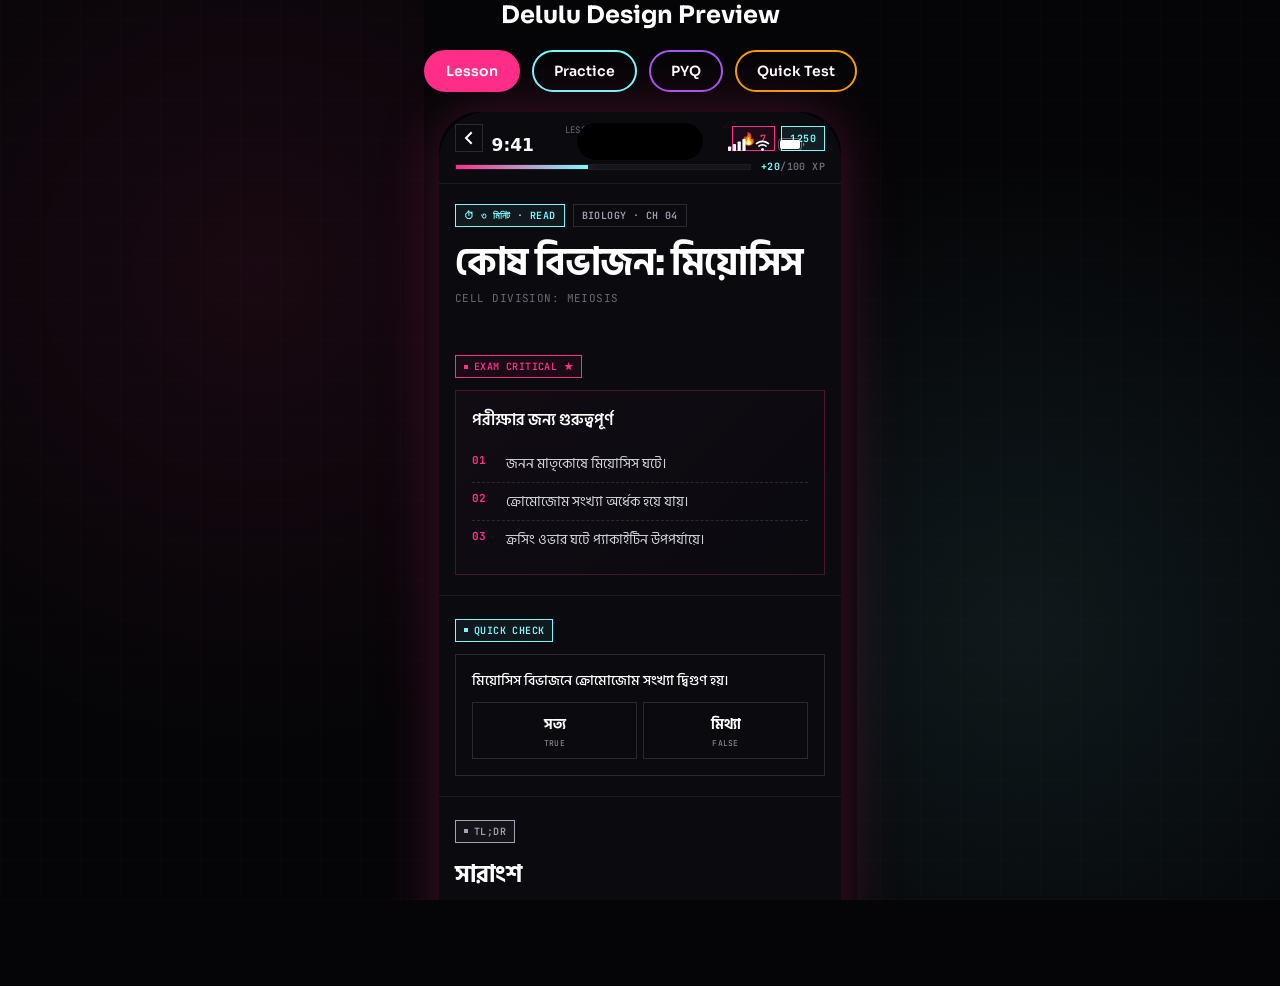
<file: docs/shikho_design_preview.html>
<!DOCTYPE html>
<html lang="en">
<head>
  <meta charset="utf-8" />
  <meta name="viewport" content="width=device-width, initial-scale=1" />
  <title>Delulu · Design Preview</title>
  <link rel="preconnect" href="https://fonts.googleapis.com">
  <link rel="preconnect" href="https://fonts.gstatic.com" crossorigin>
  <link href="https://fonts.googleapis.com/css2?family=Sora:wght@400;500;600;700;800&family=Plus+Jakarta+Sans:wght@400;500;600;700;800&family=JetBrains+Mono:wght@400;500;600;700&family=Hind+Siliguri:wght@400;500;600;700&display=swap" rel="stylesheet">
  <style>
    *, *::before, *::after { box-sizing: border-box; }
    html, body { margin: 0; padding: 0; height: 100%; background: #050507; overflow: hidden; }
    body {
      font-family: 'Plus Jakarta Sans', 'Hind Siliguri', system-ui, sans-serif;
      color: #fff;
      -webkit-font-smoothing: antialiased;
      display: grid;
      place-items: center;
    }
    :lang(bn), [lang="bn"] { font-family: 'Hind Siliguri', 'Plus Jakarta Sans', sans-serif; }
    body { font-feature-settings: "ss01"; }
    .lesson-scroll::-webkit-scrollbar { width: 0; }
    @keyframes shake {
      0%,100% { transform: translateX(0); }
      25% { transform: translateX(-6px); }
      75% { transform: translateX(6px); }
    }
    @keyframes xpIn {
      0% { opacity: 0; transform: translateY(20px) scale(0.9); }
      20% { opacity: 1; transform: translateY(0) scale(1); }
      80% { opacity: 1; transform: translateY(-4px); }
      100% { opacity: 0; transform: translateY(-30px); }
    }
    h1, h2, h3 { font-feature-settings: "ss01" 1; }
    body::after {
      content: "";
      position: fixed;
      left: 50%; bottom: 8%;
      transform: translateX(-50%);
      width: 460px; height: 80px;
      background: radial-gradient(ellipse at center, rgba(255,46,136,0.22), transparent 60%);
      filter: blur(20px);
      pointer-events: none;
      z-index: 0;
    }
    body::before {
      content: "";
      position: fixed; inset: 0;
      background:
        radial-gradient(circle at 20% 30%, #FF2E8815, transparent 40%),
        radial-gradient(circle at 80% 70%, #7DF9FF15, transparent 40%),
        linear-gradient(#0a0a1015, #0a0a1015),
        repeating-linear-gradient(0deg, #ffffff03 0 1px, transparent 1px 40px),
        repeating-linear-gradient(90deg, #ffffff03 0 1px, transparent 1px 40px);
      pointer-events: none;
      z-index: 0;
    }
    #root { position: relative; z-index: 1; }
  </style>
  <script type="module">(function(){const c=document.createElement("link").relList;if(c&&c.supports&&c.supports("modulepreload"))return;for(const h of document.querySelectorAll('link[rel="modulepreload"]'))m(h);new MutationObserver(h=>{for(const k of h)if(k.type==="childList")for(const _ of k.addedNodes)_.tagName==="LINK"&&_.rel==="modulepreload"&&m(_)}).observe(document,{childList:!0,subtree:!0});function a(h){const k={};return h.integrity&&(k.integrity=h.integrity),h.referrerPolicy&&(k.referrerPolicy=h.referrerPolicy),h.crossOrigin==="use-credentials"?k.credentials="include":h.crossOrigin==="anonymous"?k.credentials="omit":k.credentials="same-origin",k}function m(h){if(h.ep)return;h.ep=!0;const k=a(h);fetch(h.href,k)}})();function cc(u){return u&&u.__esModule&&Object.prototype.hasOwnProperty.call(u,"default")?u.default:u}var Qo={exports:{}},q={};/**
 * @license React
 * react.production.min.js
 *
 * Copyright (c) Facebook, Inc. and its affiliates.
 *
 * This source code is licensed under the MIT license found in the
 * LICENSE file in the root directory of this source tree.
 */var qu;function hf(){if(qu)return q;qu=1;var u=Symbol.for("react.element"),c=Symbol.for("react.portal"),a=Symbol.for("react.fragment"),m=Symbol.for("react.strict_mode"),h=Symbol.for("react.profiler"),k=Symbol.for("react.provider"),_=Symbol.for("react.context"),j=Symbol.for("react.forward_ref"),z=Symbol.for("react.suspense"),C=Symbol.for("react.memo"),E=Symbol.for("react.lazy"),F=Symbol.iterator;function L(g){return g===null||typeof g!="object"?null:(g=F&&g[F]||g["@@iterator"],typeof g=="function"?g:null)}var T={isMounted:function(){return!1},enqueueForceUpdate:function(){},enqueueReplaceState:function(){},enqueueSetState:function(){}},S=Object.assign,R={};function w(g,I,G){this.props=g,this.context=I,this.refs=R,this.updater=G||T}w.prototype.isReactComponent={},w.prototype.setState=function(g,I){if(typeof g!="object"&&typeof g!="function"&&g!=null)throw Error("setState(...): takes an object of state variables to update or a function which returns an object of state variables.");this.updater.enqueueSetState(this,g,I,"setState")},w.prototype.forceUpdate=function(g){this.updater.enqueueForceUpdate(this,g,"forceUpdate")};function H(){}H.prototype=w.prototype;function X(g,I,G){this.props=g,this.context=I,this.refs=R,this.updater=G||T}var se=X.prototype=new H;se.constructor=X,S(se,w.prototype),se.isPureReactComponent=!0;var ue=Array.isArray,je=Object.prototype.hasOwnProperty,$e={current:null},We={key:!0,ref:!0,__self:!0,__source:!0};function nn(g,I,G){var J,ee={},ne=null,ce=null;if(I!=null)for(J in I.ref!==void 0&&(ce=I.ref),I.key!==void 0&&(ne=""+I.key),I)je.call(I,J)&&!We.hasOwnProperty(J)&&(ee[J]=I[J]);var ie=arguments.length-2;if(ie===1)ee.children=G;else if(1<ie){for(var ge=Array(ie),Ge=0;Ge<ie;Ge++)ge[Ge]=arguments[Ge+2];ee.children=ge}if(g&&g.defaultProps)for(J in ie=g.defaultProps,ie)ee[J]===void 0&&(ee[J]=ie[J]);return{$$typeof:u,type:g,key:ne,ref:ce,props:ee,_owner:$e.current}}function $n(g,I){return{$$typeof:u,type:g.type,key:I,ref:g.ref,props:g.props,_owner:g._owner}}function zn(g){return typeof g=="object"&&g!==null&&g.$$typeof===u}function lt(g){var I={"=":"=0",":":"=2"};return"$"+g.replace(/[=:]/g,function(G){return I[G]})}var yn=/\/+/g;function Ye(g,I){return typeof g=="object"&&g!==null&&g.key!=null?lt(""+g.key):I.toString(36)}function un(g,I,G,J,ee){var ne=typeof g;(ne==="undefined"||ne==="boolean")&&(g=null);var ce=!1;if(g===null)ce=!0;else switch(ne){case"string":case"number":ce=!0;break;case"object":switch(g.$$typeof){case u:case c:ce=!0}}if(ce)return ce=g,ee=ee(ce),g=J===""?"."+Ye(ce,0):J,ue(ee)?(G="",g!=null&&(G=g.replace(yn,"$&/")+"/"),un(ee,I,G,"",function(Ge){return Ge})):ee!=null&&(zn(ee)&&(ee=$n(ee,G+(!ee.key||ce&&ce.key===ee.key?"":(""+ee.key).replace(yn,"$&/")+"/")+g)),I.push(ee)),1;if(ce=0,J=J===""?".":J+":",ue(g))for(var ie=0;ie<g.length;ie++){ne=g[ie];var ge=J+Ye(ne,ie);ce+=un(ne,I,G,ge,ee)}else if(ge=L(g),typeof ge=="function")for(g=ge.call(g),ie=0;!(ne=g.next()).done;)ne=ne.value,ge=J+Ye(ne,ie++),ce+=un(ne,I,G,ge,ee);else if(ne==="object")throw I=String(g),Error("Objects are not valid as a React child (found: "+(I==="[object Object]"?"object with keys {"+Object.keys(g).join(", ")+"}":I)+"). If you meant to render a collection of children, use an array instead.");return ce}function vn(g,I,G){if(g==null)return g;var J=[],ee=0;return un(g,J,"","",function(ne){return I.call(G,ne,ee++)}),J}function De(g){if(g._status===-1){var I=g._result;I=I(),I.then(function(G){(g._status===0||g._status===-1)&&(g._status=1,g._result=G)},function(G){(g._status===0||g._status===-1)&&(g._status=2,g._result=G)}),g._status===-1&&(g._status=0,g._result=I)}if(g._status===1)return g._result.default;throw g._result}var ve={current:null},$={transition:null},K={ReactCurrentDispatcher:ve,ReactCurrentBatchConfig:$,ReactCurrentOwner:$e};function A(){throw Error("act(...) is not supported in production builds of React.")}return q.Children={map:vn,forEach:function(g,I,G){vn(g,function(){I.apply(this,arguments)},G)},count:function(g){var I=0;return vn(g,function(){I++}),I},toArray:function(g){return vn(g,function(I){return I})||[]},only:function(g){if(!zn(g))throw Error("React.Children.only expected to receive a single React element child.");return g}},q.Component=w,q.Fragment=a,q.Profiler=h,q.PureComponent=X,q.StrictMode=m,q.Suspense=z,q.__SECRET_INTERNALS_DO_NOT_USE_OR_YOU_WILL_BE_FIRED=K,q.act=A,q.cloneElement=function(g,I,G){if(g==null)throw Error("React.cloneElement(...): The argument must be a React element, but you passed "+g+".");var J=S({},g.props),ee=g.key,ne=g.ref,ce=g._owner;if(I!=null){if(I.ref!==void 0&&(ne=I.ref,ce=$e.current),I.key!==void 0&&(ee=""+I.key),g.type&&g.type.defaultProps)var ie=g.type.defaultProps;for(ge in I)je.call(I,ge)&&!We.hasOwnProperty(ge)&&(J[ge]=I[ge]===void 0&&ie!==void 0?ie[ge]:I[ge])}var ge=arguments.length-2;if(ge===1)J.children=G;else if(1<ge){ie=Array(ge);for(var Ge=0;Ge<ge;Ge++)ie[Ge]=arguments[Ge+2];J.children=ie}return{$$typeof:u,type:g.type,key:ee,ref:ne,props:J,_owner:ce}},q.createContext=function(g){return g={$$typeof:_,_currentValue:g,_currentValue2:g,_threadCount:0,Provider:null,Consumer:null,_defaultValue:null,_globalName:null},g.Provider={$$typeof:k,_context:g},g.Consumer=g},q.createElement=nn,q.createFactory=function(g){var I=nn.bind(null,g);return I.type=g,I},q.createRef=function(){return{current:null}},q.forwardRef=function(g){return{$$typeof:j,render:g}},q.isValidElement=zn,q.lazy=function(g){return{$$typeof:E,_payload:{_status:-1,_result:g},_init:De}},q.memo=function(g,I){return{$$typeof:C,type:g,compare:I===void 0?null:I}},q.startTransition=function(g){var I=$.transition;$.transition={};try{g()}finally{$.transition=I}},q.unstable_act=A,q.useCallback=function(g,I){return ve.current.useCallback(g,I)},q.useContext=function(g){return ve.current.useContext(g)},q.useDebugValue=function(){},q.useDeferredValue=function(g){return ve.current.useDeferredValue(g)},q.useEffect=function(g,I){return ve.current.useEffect(g,I)},q.useId=function(){return ve.current.useId()},q.useImperativeHandle=function(g,I,G){return ve.current.useImperativeHandle(g,I,G)},q.useInsertionEffect=function(g,I){return ve.current.useInsertionEffect(g,I)},q.useLayoutEffect=function(g,I){return ve.current.useLayoutEffect(g,I)},q.useMemo=function(g,I){return ve.current.useMemo(g,I)},q.useReducer=function(g,I,G){return ve.current.useReducer(g,I,G)},q.useRef=function(g){return ve.current.useRef(g)},q.useState=function(g){return ve.current.useState(g)},q.useSyncExternalStore=function(g,I,G){return ve.current.useSyncExternalStore(g,I,G)},q.useTransition=function(){return ve.current.useTransition()},q.version="18.3.1",q}var Ju;function ns(){return Ju||(Ju=1,Qo.exports=hf()),Qo.exports}var gf=ns();const he=cc(gf);var Gl={},Vo={exports:{}},Xe={},Ko={exports:{}},Xo={};/**
 * @license React
 * scheduler.production.min.js
 *
 * Copyright (c) Facebook, Inc. and its affiliates.
 *
 * This source code is licensed under the MIT license found in the
 * LICENSE file in the root directory of this source tree.
 */var Zu;function mf(){return Zu||(Zu=1,(function(u){function c($,K){var A=$.length;$.push(K);e:for(;0<A;){var g=A-1>>>1,I=$[g];if(0<h(I,K))$[g]=K,$[A]=I,A=g;else break e}}function a($){return $.length===0?null:$[0]}function m($){if($.length===0)return null;var K=$[0],A=$.pop();if(A!==K){$[0]=A;e:for(var g=0,I=$.length,G=I>>>1;g<G;){var J=2*(g+1)-1,ee=$[J],ne=J+1,ce=$[ne];if(0>h(ee,A))ne<I&&0>h(ce,ee)?($[g]=ce,$[ne]=A,g=ne):($[g]=ee,$[J]=A,g=J);else if(ne<I&&0>h(ce,A))$[g]=ce,$[ne]=A,g=ne;else break e}}return K}function h($,K){var A=$.sortIndex-K.sortIndex;return A!==0?A:$.id-K.id}if(typeof performance=="object"&&typeof performance.now=="function"){var k=performance;u.unstable_now=function(){return k.now()}}else{var _=Date,j=_.now();u.unstable_now=function(){return _.now()-j}}var z=[],C=[],E=1,F=null,L=3,T=!1,S=!1,R=!1,w=typeof setTimeout=="function"?setTimeout:null,H=typeof clearTimeout=="function"?clearTimeout:null,X=typeof setImmediate<"u"?setImmediate:null;typeof navigator<"u"&&navigator.scheduling!==void 0&&navigator.scheduling.isInputPending!==void 0&&navigator.scheduling.isInputPending.bind(navigator.scheduling);function se($){for(var K=a(C);K!==null;){if(K.callback===null)m(C);else if(K.startTime<=$)m(C),K.sortIndex=K.expirationTime,c(z,K);else break;K=a(C)}}function ue($){if(R=!1,se($),!S)if(a(z)!==null)S=!0,De(je);else{var K=a(C);K!==null&&ve(ue,K.startTime-$)}}function je($,K){S=!1,R&&(R=!1,H(nn),nn=-1),T=!0;var A=L;try{for(se(K),F=a(z);F!==null&&(!(F.expirationTime>K)||$&&!lt());){var g=F.callback;if(typeof g=="function"){F.callback=null,L=F.priorityLevel;var I=g(F.expirationTime<=K);K=u.unstable_now(),typeof I=="function"?F.callback=I:F===a(z)&&m(z),se(K)}else m(z);F=a(z)}if(F!==null)var G=!0;else{var J=a(C);J!==null&&ve(ue,J.startTime-K),G=!1}return G}finally{F=null,L=A,T=!1}}var $e=!1,We=null,nn=-1,$n=5,zn=-1;function lt(){return!(u.unstable_now()-zn<$n)}function yn(){if(We!==null){var $=u.unstable_now();zn=$;var K=!0;try{K=We(!0,$)}finally{K?Ye():($e=!1,We=null)}}else $e=!1}var Ye;if(typeof X=="function")Ye=function(){X(yn)};else if(typeof MessageChannel<"u"){var un=new MessageChannel,vn=un.port2;un.port1.onmessage=yn,Ye=function(){vn.postMessage(null)}}else Ye=function(){w(yn,0)};function De($){We=$,$e||($e=!0,Ye())}function ve($,K){nn=w(function(){$(u.unstable_now())},K)}u.unstable_IdlePriority=5,u.unstable_ImmediatePriority=1,u.unstable_LowPriority=4,u.unstable_NormalPriority=3,u.unstable_Profiling=null,u.unstable_UserBlockingPriority=2,u.unstable_cancelCallback=function($){$.callback=null},u.unstable_continueExecution=function(){S||T||(S=!0,De(je))},u.unstable_forceFrameRate=function($){0>$||125<$?console.error("forceFrameRate takes a positive int between 0 and 125, forcing frame rates higher than 125 fps is not supported"):$n=0<$?Math.floor(1e3/$):5},u.unstable_getCurrentPriorityLevel=function(){return L},u.unstable_getFirstCallbackNode=function(){return a(z)},u.unstable_next=function($){switch(L){case 1:case 2:case 3:var K=3;break;default:K=L}var A=L;L=K;try{return $()}finally{L=A}},u.unstable_pauseExecution=function(){},u.unstable_requestPaint=function(){},u.unstable_runWithPriority=function($,K){switch($){case 1:case 2:case 3:case 4:case 5:break;default:$=3}var A=L;L=$;try{return K()}finally{L=A}},u.unstable_scheduleCallback=function($,K,A){var g=u.unstable_now();switch(typeof A=="object"&&A!==null?(A=A.delay,A=typeof A=="number"&&0<A?g+A:g):A=g,$){case 1:var I=-1;break;case 2:I=250;break;case 5:I=1073741823;break;case 4:I=1e4;break;default:I=5e3}return I=A+I,$={id:E++,callback:K,priorityLevel:$,startTime:A,expirationTime:I,sortIndex:-1},A>g?($.sortIndex=A,c(C,$),a(z)===null&&$===a(C)&&(R?(H(nn),nn=-1):R=!0,ve(ue,A-g))):($.sortIndex=I,c(z,$),S||T||(S=!0,De(je))),$},u.unstable_shouldYield=lt,u.unstable_wrapCallback=function($){var K=L;return function(){var A=L;L=K;try{return $.apply(this,arguments)}finally{L=A}}}})(Xo)),Xo}var ec;function xf(){return ec||(ec=1,Ko.exports=mf()),Ko.exports}/**
 * @license React
 * react-dom.production.min.js
 *
 * Copyright (c) Facebook, Inc. and its affiliates.
 *
 * This source code is licensed under the MIT license found in the
 * LICENSE file in the root directory of this source tree.
 */var nc;function yf(){if(nc)return Xe;nc=1;var u=ns(),c=xf();function a(e){for(var n="https://reactjs.org/docs/error-decoder.html?invariant="+e,t=1;t<arguments.length;t++)n+="&args[]="+encodeURIComponent(arguments[t]);return"Minified React error #"+e+"; visit "+n+" for the full message or use the non-minified dev environment for full errors and additional helpful warnings."}var m=new Set,h={};function k(e,n){_(e,n),_(e+"Capture",n)}function _(e,n){for(h[e]=n,e=0;e<n.length;e++)m.add(n[e])}var j=!(typeof window>"u"||typeof window.document>"u"||typeof window.document.createElement>"u"),z=Object.prototype.hasOwnProperty,C=/^[:A-Z_a-z\u00C0-\u00D6\u00D8-\u00F6\u00F8-\u02FF\u0370-\u037D\u037F-\u1FFF\u200C-\u200D\u2070-\u218F\u2C00-\u2FEF\u3001-\uD7FF\uF900-\uFDCF\uFDF0-\uFFFD][:A-Z_a-z\u00C0-\u00D6\u00D8-\u00F6\u00F8-\u02FF\u0370-\u037D\u037F-\u1FFF\u200C-\u200D\u2070-\u218F\u2C00-\u2FEF\u3001-\uD7FF\uF900-\uFDCF\uFDF0-\uFFFD\-.0-9\u00B7\u0300-\u036F\u203F-\u2040]*$/,E={},F={};function L(e){return z.call(F,e)?!0:z.call(E,e)?!1:C.test(e)?F[e]=!0:(E[e]=!0,!1)}function T(e,n,t,r){if(t!==null&&t.type===0)return!1;switch(typeof n){case"function":case"symbol":return!0;case"boolean":return r?!1:t!==null?!t.acceptsBooleans:(e=e.toLowerCase().slice(0,5),e!=="data-"&&e!=="aria-");default:return!1}}function S(e,n,t,r){if(n===null||typeof n>"u"||T(e,n,t,r))return!0;if(r)return!1;if(t!==null)switch(t.type){case 3:return!n;case 4:return n===!1;case 5:return isNaN(n);case 6:return isNaN(n)||1>n}return!1}function R(e,n,t,r,l,o,s){this.acceptsBooleans=n===2||n===3||n===4,this.attributeName=r,this.attributeNamespace=l,this.mustUseProperty=t,this.propertyName=e,this.type=n,this.sanitizeURL=o,this.removeEmptyString=s}var w={};"children dangerouslySetInnerHTML defaultValue defaultChecked innerHTML suppressContentEditableWarning suppressHydrationWarning style".split(" ").forEach(function(e){w[e]=new R(e,0,!1,e,null,!1,!1)}),[["acceptCharset","accept-charset"],["className","class"],["htmlFor","for"],["httpEquiv","http-equiv"]].forEach(function(e){var n=e[0];w[n]=new R(n,1,!1,e[1],null,!1,!1)}),["contentEditable","draggable","spellCheck","value"].forEach(function(e){w[e]=new R(e,2,!1,e.toLowerCase(),null,!1,!1)}),["autoReverse","externalResourcesRequired","focusable","preserveAlpha"].forEach(function(e){w[e]=new R(e,2,!1,e,null,!1,!1)}),"allowFullScreen async autoFocus autoPlay controls default defer disabled disablePictureInPicture disableRemotePlayback formNoValidate hidden loop noModule noValidate open playsInline readOnly required reversed scoped seamless itemScope".split(" ").forEach(function(e){w[e]=new R(e,3,!1,e.toLowerCase(),null,!1,!1)}),["checked","multiple","muted","selected"].forEach(function(e){w[e]=new R(e,3,!0,e,null,!1,!1)}),["capture","download"].forEach(function(e){w[e]=new R(e,4,!1,e,null,!1,!1)}),["cols","rows","size","span"].forEach(function(e){w[e]=new R(e,6,!1,e,null,!1,!1)}),["rowSpan","start"].forEach(function(e){w[e]=new R(e,5,!1,e.toLowerCase(),null,!1,!1)});var H=/[\-:]([a-z])/g;function X(e){return e[1].toUpperCase()}"accent-height alignment-baseline arabic-form baseline-shift cap-height clip-path clip-rule color-interpolation color-interpolation-filters color-profile color-rendering dominant-baseline enable-background fill-opacity fill-rule flood-color flood-opacity font-family font-size font-size-adjust font-stretch font-style font-variant font-weight glyph-name glyph-orientation-horizontal glyph-orientation-vertical horiz-adv-x horiz-origin-x image-rendering letter-spacing lighting-color marker-end marker-mid marker-start overline-position overline-thickness paint-order panose-1 pointer-events rendering-intent shape-rendering stop-color stop-opacity strikethrough-position strikethrough-thickness stroke-dasharray stroke-dashoffset stroke-linecap stroke-linejoin stroke-miterlimit stroke-opacity stroke-width text-anchor text-decoration text-rendering underline-position underline-thickness unicode-bidi unicode-range units-per-em v-alphabetic v-hanging v-ideographic v-mathematical vector-effect vert-adv-y vert-origin-x vert-origin-y word-spacing writing-mode xmlns:xlink x-height".split(" ").forEach(function(e){var n=e.replace(H,X);w[n]=new R(n,1,!1,e,null,!1,!1)}),"xlink:actuate xlink:arcrole xlink:role xlink:show xlink:title xlink:type".split(" ").forEach(function(e){var n=e.replace(H,X);w[n]=new R(n,1,!1,e,"http://www.w3.org/1999/xlink",!1,!1)}),["xml:base","xml:lang","xml:space"].forEach(function(e){var n=e.replace(H,X);w[n]=new R(n,1,!1,e,"http://www.w3.org/XML/1998/namespace",!1,!1)}),["tabIndex","crossOrigin"].forEach(function(e){w[e]=new R(e,1,!1,e.toLowerCase(),null,!1,!1)}),w.xlinkHref=new R("xlinkHref",1,!1,"xlink:href","http://www.w3.org/1999/xlink",!0,!1),["src","href","action","formAction"].forEach(function(e){w[e]=new R(e,1,!1,e.toLowerCase(),null,!0,!0)});function se(e,n,t,r){var l=w.hasOwnProperty(n)?w[n]:null;(l!==null?l.type!==0:r||!(2<n.length)||n[0]!=="o"&&n[0]!=="O"||n[1]!=="n"&&n[1]!=="N")&&(S(n,t,l,r)&&(t=null),r||l===null?L(n)&&(t===null?e.removeAttribute(n):e.setAttribute(n,""+t)):l.mustUseProperty?e[l.propertyName]=t===null?l.type===3?!1:"":t:(n=l.attributeName,r=l.attributeNamespace,t===null?e.removeAttribute(n):(l=l.type,t=l===3||l===4&&t===!0?"":""+t,r?e.setAttributeNS(r,n,t):e.setAttribute(n,t))))}var ue=u.__SECRET_INTERNALS_DO_NOT_USE_OR_YOU_WILL_BE_FIRED,je=Symbol.for("react.element"),$e=Symbol.for("react.portal"),We=Symbol.for("react.fragment"),nn=Symbol.for("react.strict_mode"),$n=Symbol.for("react.profiler"),zn=Symbol.for("react.provider"),lt=Symbol.for("react.context"),yn=Symbol.for("react.forward_ref"),Ye=Symbol.for("react.suspense"),un=Symbol.for("react.suspense_list"),vn=Symbol.for("react.memo"),De=Symbol.for("react.lazy"),ve=Symbol.for("react.offscreen"),$=Symbol.iterator;function K(e){return e===null||typeof e!="object"?null:(e=$&&e[$]||e["@@iterator"],typeof e=="function"?e:null)}var A=Object.assign,g;function I(e){if(g===void 0)try{throw Error()}catch(t){var n=t.stack.trim().match(/\n( *(at )?)/);g=n&&n[1]||""}return`
`+g+e}var G=!1;function J(e,n){if(!e||G)return"";G=!0;var t=Error.prepareStackTrace;Error.prepareStackTrace=void 0;try{if(n)if(n=function(){throw Error()},Object.defineProperty(n.prototype,"props",{set:function(){throw Error()}}),typeof Reflect=="object"&&Reflect.construct){try{Reflect.construct(n,[])}catch(v){var r=v}Reflect.construct(e,[],n)}else{try{n.call()}catch(v){r=v}e.call(n.prototype)}else{try{throw Error()}catch(v){r=v}e()}}catch(v){if(v&&r&&typeof v.stack=="string"){for(var l=v.stack.split(`
`),o=r.stack.split(`
`),s=l.length-1,d=o.length-1;1<=s&&0<=d&&l[s]!==o[d];)d--;for(;1<=s&&0<=d;s--,d--)if(l[s]!==o[d]){if(s!==1||d!==1)do if(s--,d--,0>d||l[s]!==o[d]){var f=`
`+l[s].replace(" at new "," at ");return e.displayName&&f.includes("<anonymous>")&&(f=f.replace("<anonymous>",e.displayName)),f}while(1<=s&&0<=d);break}}}finally{G=!1,Error.prepareStackTrace=t}return(e=e?e.displayName||e.name:"")?I(e):""}function ee(e){switch(e.tag){case 5:return I(e.type);case 16:return I("Lazy");case 13:return I("Suspense");case 19:return I("SuspenseList");case 0:case 2:case 15:return e=J(e.type,!1),e;case 11:return e=J(e.type.render,!1),e;case 1:return e=J(e.type,!0),e;default:return""}}function ne(e){if(e==null)return null;if(typeof e=="function")return e.displayName||e.name||null;if(typeof e=="string")return e;switch(e){case We:return"Fragment";case $e:return"Portal";case $n:return"Profiler";case nn:return"StrictMode";case Ye:return"Suspense";case un:return"SuspenseList"}if(typeof e=="object")switch(e.$$typeof){case lt:return(e.displayName||"Context")+".Consumer";case zn:return(e._context.displayName||"Context")+".Provider";case yn:var n=e.render;return e=e.displayName,e||(e=n.displayName||n.name||"",e=e!==""?"ForwardRef("+e+")":"ForwardRef"),e;case vn:return n=e.displayName||null,n!==null?n:ne(e.type)||"Memo";case De:n=e._payload,e=e._init;try{return ne(e(n))}catch{}}return null}function ce(e){var n=e.type;switch(e.tag){case 24:return"Cache";case 9:return(n.displayName||"Context")+".Consumer";case 10:return(n._context.displayName||"Context")+".Provider";case 18:return"DehydratedFragment";case 11:return e=n.render,e=e.displayName||e.name||"",n.displayName||(e!==""?"ForwardRef("+e+")":"ForwardRef");case 7:return"Fragment";case 5:return n;case 4:return"Portal";case 3:return"Root";case 6:return"Text";case 16:return ne(n);case 8:return n===nn?"StrictMode":"Mode";case 22:return"Offscreen";case 12:return"Profiler";case 21:return"Scope";case 13:return"Suspense";case 19:return"SuspenseList";case 25:return"TracingMarker";case 1:case 0:case 17:case 2:case 14:case 15:if(typeof n=="function")return n.displayName||n.name||null;if(typeof n=="string")return n}return null}function ie(e){switch(typeof e){case"boolean":case"number":case"string":case"undefined":return e;case"object":return e;default:return""}}function ge(e){var n=e.type;return(e=e.nodeName)&&e.toLowerCase()==="input"&&(n==="checkbox"||n==="radio")}function Ge(e){var n=ge(e)?"checked":"value",t=Object.getOwnPropertyDescriptor(e.constructor.prototype,n),r=""+e[n];if(!e.hasOwnProperty(n)&&typeof t<"u"&&typeof t.get=="function"&&typeof t.set=="function"){var l=t.get,o=t.set;return Object.defineProperty(e,n,{configurable:!0,get:function(){return l.call(this)},set:function(s){r=""+s,o.call(this,s)}}),Object.defineProperty(e,n,{enumerable:t.enumerable}),{getValue:function(){return r},setValue:function(s){r=""+s},stopTracking:function(){e._valueTracker=null,delete e[n]}}}}function Ar(e){e._valueTracker||(e._valueTracker=Ge(e))}function rs(e){if(!e)return!1;var n=e._valueTracker;if(!n)return!0;var t=n.getValue(),r="";return e&&(r=ge(e)?e.checked?"true":"false":e.value),e=r,e!==t?(n.setValue(e),!0):!1}function Wr(e){if(e=e||(typeof document<"u"?document:void 0),typeof e>"u")return null;try{return e.activeElement||e.body}catch{return e.body}}function ql(e,n){var t=n.checked;return A({},n,{defaultChecked:void 0,defaultValue:void 0,value:void 0,checked:t??e._wrapperState.initialChecked})}function ls(e,n){var t=n.defaultValue==null?"":n.defaultValue,r=n.checked!=null?n.checked:n.defaultChecked;t=ie(n.value!=null?n.value:t),e._wrapperState={initialChecked:r,initialValue:t,controlled:n.type==="checkbox"||n.type==="radio"?n.checked!=null:n.value!=null}}function is(e,n){n=n.checked,n!=null&&se(e,"checked",n,!1)}function Jl(e,n){is(e,n);var t=ie(n.value),r=n.type;if(t!=null)r==="number"?(t===0&&e.value===""||e.value!=t)&&(e.value=""+t):e.value!==""+t&&(e.value=""+t);else if(r==="submit"||r==="reset"){e.removeAttribute("value");return}n.hasOwnProperty("value")?Zl(e,n.type,t):n.hasOwnProperty("defaultValue")&&Zl(e,n.type,ie(n.defaultValue)),n.checked==null&&n.defaultChecked!=null&&(e.defaultChecked=!!n.defaultChecked)}function os(e,n,t){if(n.hasOwnProperty("value")||n.hasOwnProperty("defaultValue")){var r=n.type;if(!(r!=="submit"&&r!=="reset"||n.value!==void 0&&n.value!==null))return;n=""+e._wrapperState.initialValue,t||n===e.value||(e.value=n),e.defaultValue=n}t=e.name,t!==""&&(e.name=""),e.defaultChecked=!!e._wrapperState.initialChecked,t!==""&&(e.name=t)}function Zl(e,n,t){(n!=="number"||Wr(e.ownerDocument)!==e)&&(t==null?e.defaultValue=""+e._wrapperState.initialValue:e.defaultValue!==""+t&&(e.defaultValue=""+t))}var Qt=Array.isArray;function vt(e,n,t,r){if(e=e.options,n){n={};for(var l=0;l<t.length;l++)n["$"+t[l]]=!0;for(t=0;t<e.length;t++)l=n.hasOwnProperty("$"+e[t].value),e[t].selected!==l&&(e[t].selected=l),l&&r&&(e[t].defaultSelected=!0)}else{for(t=""+ie(t),n=null,l=0;l<e.length;l++){if(e[l].value===t){e[l].selected=!0,r&&(e[l].defaultSelected=!0);return}n!==null||e[l].disabled||(n=e[l])}n!==null&&(n.selected=!0)}}function ei(e,n){if(n.dangerouslySetInnerHTML!=null)throw Error(a(91));return A({},n,{value:void 0,defaultValue:void 0,children:""+e._wrapperState.initialValue})}function ss(e,n){var t=n.value;if(t==null){if(t=n.children,n=n.defaultValue,t!=null){if(n!=null)throw Error(a(92));if(Qt(t)){if(1<t.length)throw Error(a(93));t=t[0]}n=t}n==null&&(n=""),t=n}e._wrapperState={initialValue:ie(t)}}function as(e,n){var t=ie(n.value),r=ie(n.defaultValue);t!=null&&(t=""+t,t!==e.value&&(e.value=t),n.defaultValue==null&&e.defaultValue!==t&&(e.defaultValue=t)),r!=null&&(e.defaultValue=""+r)}function us(e){var n=e.textContent;n===e._wrapperState.initialValue&&n!==""&&n!==null&&(e.value=n)}function cs(e){switch(e){case"svg":return"http://www.w3.org/2000/svg";case"math":return"http://www.w3.org/1998/Math/MathML";default:return"http://www.w3.org/1999/xhtml"}}function ni(e,n){return e==null||e==="http://www.w3.org/1999/xhtml"?cs(n):e==="http://www.w3.org/2000/svg"&&n==="foreignObject"?"http://www.w3.org/1999/xhtml":e}var Dr,ds=(function(e){return typeof MSApp<"u"&&MSApp.execUnsafeLocalFunction?function(n,t,r,l){MSApp.execUnsafeLocalFunction(function(){return e(n,t,r,l)})}:e})(function(e,n){if(e.namespaceURI!=="http://www.w3.org/2000/svg"||"innerHTML"in e)e.innerHTML=n;else{for(Dr=Dr||document.createElement("div"),Dr.innerHTML="<svg>"+n.valueOf().toString()+"</svg>",n=Dr.firstChild;e.firstChild;)e.removeChild(e.firstChild);for(;n.firstChild;)e.appendChild(n.firstChild)}});function Vt(e,n){if(n){var t=e.firstChild;if(t&&t===e.lastChild&&t.nodeType===3){t.nodeValue=n;return}}e.textContent=n}var Kt={animationIterationCount:!0,aspectRatio:!0,borderImageOutset:!0,borderImageSlice:!0,borderImageWidth:!0,boxFlex:!0,boxFlexGroup:!0,boxOrdinalGroup:!0,columnCount:!0,columns:!0,flex:!0,flexGrow:!0,flexPositive:!0,flexShrink:!0,flexNegative:!0,flexOrder:!0,gridArea:!0,gridRow:!0,gridRowEnd:!0,gridRowSpan:!0,gridRowStart:!0,gridColumn:!0,gridColumnEnd:!0,gridColumnSpan:!0,gridColumnStart:!0,fontWeight:!0,lineClamp:!0,lineHeight:!0,opacity:!0,order:!0,orphans:!0,tabSize:!0,widows:!0,zIndex:!0,zoom:!0,fillOpacity:!0,floodOpacity:!0,stopOpacity:!0,strokeDasharray:!0,strokeDashoffset:!0,strokeMiterlimit:!0,strokeOpacity:!0,strokeWidth:!0},xc=["Webkit","ms","Moz","O"];Object.keys(Kt).forEach(function(e){xc.forEach(function(n){n=n+e.charAt(0).toUpperCase()+e.substring(1),Kt[n]=Kt[e]})});function fs(e,n,t){return n==null||typeof n=="boolean"||n===""?"":t||typeof n!="number"||n===0||Kt.hasOwnProperty(e)&&Kt[e]?(""+n).trim():n+"px"}function ps(e,n){e=e.style;for(var t in n)if(n.hasOwnProperty(t)){var r=t.indexOf("--")===0,l=fs(t,n[t],r);t==="float"&&(t="cssFloat"),r?e.setProperty(t,l):e[t]=l}}var yc=A({menuitem:!0},{area:!0,base:!0,br:!0,col:!0,embed:!0,hr:!0,img:!0,input:!0,keygen:!0,link:!0,meta:!0,param:!0,source:!0,track:!0,wbr:!0});function ti(e,n){if(n){if(yc[e]&&(n.children!=null||n.dangerouslySetInnerHTML!=null))throw Error(a(137,e));if(n.dangerouslySetInnerHTML!=null){if(n.children!=null)throw Error(a(60));if(typeof n.dangerouslySetInnerHTML!="object"||!("__html"in n.dangerouslySetInnerHTML))throw Error(a(61))}if(n.style!=null&&typeof n.style!="object")throw Error(a(62))}}function ri(e,n){if(e.indexOf("-")===-1)return typeof n.is=="string";switch(e){case"annotation-xml":case"color-profile":case"font-face":case"font-face-src":case"font-face-uri":case"font-face-format":case"font-face-name":case"missing-glyph":return!1;default:return!0}}var li=null;function ii(e){return e=e.target||e.srcElement||window,e.correspondingUseElement&&(e=e.correspondingUseElement),e.nodeType===3?e.parentNode:e}var oi=null,kt=null,St=null;function hs(e){if(e=gr(e)){if(typeof oi!="function")throw Error(a(280));var n=e.stateNode;n&&(n=dl(n),oi(e.stateNode,e.type,n))}}function gs(e){kt?St?St.push(e):St=[e]:kt=e}function ms(){if(kt){var e=kt,n=St;if(St=kt=null,hs(e),n)for(e=0;e<n.length;e++)hs(n[e])}}function xs(e,n){return e(n)}function ys(){}var si=!1;function vs(e,n,t){if(si)return e(n,t);si=!0;try{return xs(e,n,t)}finally{si=!1,(kt!==null||St!==null)&&(ys(),ms())}}function Xt(e,n){var t=e.stateNode;if(t===null)return null;var r=dl(t);if(r===null)return null;t=r[n];e:switch(n){case"onClick":case"onClickCapture":case"onDoubleClick":case"onDoubleClickCapture":case"onMouseDown":case"onMouseDownCapture":case"onMouseMove":case"onMouseMoveCapture":case"onMouseUp":case"onMouseUpCapture":case"onMouseEnter":(r=!r.disabled)||(e=e.type,r=!(e==="button"||e==="input"||e==="select"||e==="textarea")),e=!r;break e;default:e=!1}if(e)return null;if(t&&typeof t!="function")throw Error(a(231,n,typeof t));return t}var ai=!1;if(j)try{var Yt={};Object.defineProperty(Yt,"passive",{get:function(){ai=!0}}),window.addEventListener("test",Yt,Yt),window.removeEventListener("test",Yt,Yt)}catch{ai=!1}function vc(e,n,t,r,l,o,s,d,f){var v=Array.prototype.slice.call(arguments,3);try{n.apply(t,v)}catch(B){this.onError(B)}}var Gt=!1,Hr=null,Ur=!1,ui=null,kc={onError:function(e){Gt=!0,Hr=e}};function Sc(e,n,t,r,l,o,s,d,f){Gt=!1,Hr=null,vc.apply(kc,arguments)}function wc(e,n,t,r,l,o,s,d,f){if(Sc.apply(this,arguments),Gt){if(Gt){var v=Hr;Gt=!1,Hr=null}else throw Error(a(198));Ur||(Ur=!0,ui=v)}}function it(e){var n=e,t=e;if(e.alternate)for(;n.return;)n=n.return;else{e=n;do n=e,(n.flags&4098)!==0&&(t=n.return),e=n.return;while(e)}return n.tag===3?t:null}function ks(e){if(e.tag===13){var n=e.memoizedState;if(n===null&&(e=e.alternate,e!==null&&(n=e.memoizedState)),n!==null)return n.dehydrated}return null}function Ss(e){if(it(e)!==e)throw Error(a(188))}function jc(e){var n=e.alternate;if(!n){if(n=it(e),n===null)throw Error(a(188));return n!==e?null:e}for(var t=e,r=n;;){var l=t.return;if(l===null)break;var o=l.alternate;if(o===null){if(r=l.return,r!==null){t=r;continue}break}if(l.child===o.child){for(o=l.child;o;){if(o===t)return Ss(l),e;if(o===r)return Ss(l),n;o=o.sibling}throw Error(a(188))}if(t.return!==r.return)t=l,r=o;else{for(var s=!1,d=l.child;d;){if(d===t){s=!0,t=l,r=o;break}if(d===r){s=!0,r=l,t=o;break}d=d.sibling}if(!s){for(d=o.child;d;){if(d===t){s=!0,t=o,r=l;break}if(d===r){s=!0,r=o,t=l;break}d=d.sibling}if(!s)throw Error(a(189))}}if(t.alternate!==r)throw Error(a(190))}if(t.tag!==3)throw Error(a(188));return t.stateNode.current===t?e:n}function ws(e){return e=jc(e),e!==null?js(e):null}function js(e){if(e.tag===5||e.tag===6)return e;for(e=e.child;e!==null;){var n=js(e);if(n!==null)return n;e=e.sibling}return null}var Cs=c.unstable_scheduleCallback,Es=c.unstable_cancelCallback,Cc=c.unstable_shouldYield,Ec=c.unstable_requestPaint,Se=c.unstable_now,Pc=c.unstable_getCurrentPriorityLevel,ci=c.unstable_ImmediatePriority,Ps=c.unstable_UserBlockingPriority,Qr=c.unstable_NormalPriority,zc=c.unstable_LowPriority,zs=c.unstable_IdlePriority,Vr=null,kn=null;function Tc(e){if(kn&&typeof kn.onCommitFiberRoot=="function")try{kn.onCommitFiberRoot(Vr,e,void 0,(e.current.flags&128)===128)}catch{}}var cn=Math.clz32?Math.clz32:_c,Ic=Math.log,Bc=Math.LN2;function _c(e){return e>>>=0,e===0?32:31-(Ic(e)/Bc|0)|0}var Kr=64,Xr=4194304;function qt(e){switch(e&-e){case 1:return 1;case 2:return 2;case 4:return 4;case 8:return 8;case 16:return 16;case 32:return 32;case 64:case 128:case 256:case 512:case 1024:case 2048:case 4096:case 8192:case 16384:case 32768:case 65536:case 131072:case 262144:case 524288:case 1048576:case 2097152:return e&4194240;case 4194304:case 8388608:case 16777216:case 33554432:case 67108864:return e&130023424;case 134217728:return 134217728;case 268435456:return 268435456;case 536870912:return 536870912;case 1073741824:return 1073741824;default:return e}}function Yr(e,n){var t=e.pendingLanes;if(t===0)return 0;var r=0,l=e.suspendedLanes,o=e.pingedLanes,s=t&268435455;if(s!==0){var d=s&~l;d!==0?r=qt(d):(o&=s,o!==0&&(r=qt(o)))}else s=t&~l,s!==0?r=qt(s):o!==0&&(r=qt(o));if(r===0)return 0;if(n!==0&&n!==r&&(n&l)===0&&(l=r&-r,o=n&-n,l>=o||l===16&&(o&4194240)!==0))return n;if((r&4)!==0&&(r|=t&16),n=e.entangledLanes,n!==0)for(e=e.entanglements,n&=r;0<n;)t=31-cn(n),l=1<<t,r|=e[t],n&=~l;return r}function Nc(e,n){switch(e){case 1:case 2:case 4:return n+250;case 8:case 16:case 32:case 64:case 128:case 256:case 512:case 1024:case 2048:case 4096:case 8192:case 16384:case 32768:case 65536:case 131072:case 262144:case 524288:case 1048576:case 2097152:return n+5e3;case 4194304:case 8388608:case 16777216:case 33554432:case 67108864:return-1;case 134217728:case 268435456:case 536870912:case 1073741824:return-1;default:return-1}}function Rc(e,n){for(var t=e.suspendedLanes,r=e.pingedLanes,l=e.expirationTimes,o=e.pendingLanes;0<o;){var s=31-cn(o),d=1<<s,f=l[s];f===-1?((d&t)===0||(d&r)!==0)&&(l[s]=Nc(d,n)):f<=n&&(e.expiredLanes|=d),o&=~d}}function di(e){return e=e.pendingLanes&-1073741825,e!==0?e:e&1073741824?1073741824:0}function Ts(){var e=Kr;return Kr<<=1,(Kr&4194240)===0&&(Kr=64),e}function fi(e){for(var n=[],t=0;31>t;t++)n.push(e);return n}function Jt(e,n,t){e.pendingLanes|=n,n!==536870912&&(e.suspendedLanes=0,e.pingedLanes=0),e=e.eventTimes,n=31-cn(n),e[n]=t}function Lc(e,n){var t=e.pendingLanes&~n;e.pendingLanes=n,e.suspendedLanes=0,e.pingedLanes=0,e.expiredLanes&=n,e.mutableReadLanes&=n,e.entangledLanes&=n,n=e.entanglements;var r=e.eventTimes;for(e=e.expirationTimes;0<t;){var l=31-cn(t),o=1<<l;n[l]=0,r[l]=-1,e[l]=-1,t&=~o}}function pi(e,n){var t=e.entangledLanes|=n;for(e=e.entanglements;t;){var r=31-cn(t),l=1<<r;l&n|e[r]&n&&(e[r]|=n),t&=~l}}var oe=0;function Is(e){return e&=-e,1<e?4<e?(e&268435455)!==0?16:536870912:4:1}var Bs,hi,_s,Ns,Rs,gi=!1,Gr=[],Mn=null,On=null,An=null,Zt=new Map,er=new Map,Wn=[],bc="mousedown mouseup touchcancel touchend touchstart auxclick dblclick pointercancel pointerdown pointerup dragend dragstart drop compositionend compositionstart keydown keypress keyup input textInput copy cut paste click change contextmenu reset submit".split(" ");function Ls(e,n){switch(e){case"focusin":case"focusout":Mn=null;break;case"dragenter":case"dragleave":On=null;break;case"mouseover":case"mouseout":An=null;break;case"pointerover":case"pointerout":Zt.delete(n.pointerId);break;case"gotpointercapture":case"lostpointercapture":er.delete(n.pointerId)}}function nr(e,n,t,r,l,o){return e===null||e.nativeEvent!==o?(e={blockedOn:n,domEventName:t,eventSystemFlags:r,nativeEvent:o,targetContainers:[l]},n!==null&&(n=gr(n),n!==null&&hi(n)),e):(e.eventSystemFlags|=r,n=e.targetContainers,l!==null&&n.indexOf(l)===-1&&n.push(l),e)}function Fc(e,n,t,r,l){switch(n){case"focusin":return Mn=nr(Mn,e,n,t,r,l),!0;case"dragenter":return On=nr(On,e,n,t,r,l),!0;case"mouseover":return An=nr(An,e,n,t,r,l),!0;case"pointerover":var o=l.pointerId;return Zt.set(o,nr(Zt.get(o)||null,e,n,t,r,l)),!0;case"gotpointercapture":return o=l.pointerId,er.set(o,nr(er.get(o)||null,e,n,t,r,l)),!0}return!1}function bs(e){var n=ot(e.target);if(n!==null){var t=it(n);if(t!==null){if(n=t.tag,n===13){if(n=ks(t),n!==null){e.blockedOn=n,Rs(e.priority,function(){_s(t)});return}}else if(n===3&&t.stateNode.current.memoizedState.isDehydrated){e.blockedOn=t.tag===3?t.stateNode.containerInfo:null;return}}}e.blockedOn=null}function qr(e){if(e.blockedOn!==null)return!1;for(var n=e.targetContainers;0<n.length;){var t=xi(e.domEventName,e.eventSystemFlags,n[0],e.nativeEvent);if(t===null){t=e.nativeEvent;var r=new t.constructor(t.type,t);li=r,t.target.dispatchEvent(r),li=null}else return n=gr(t),n!==null&&hi(n),e.blockedOn=t,!1;n.shift()}return!0}function Fs(e,n,t){qr(e)&&t.delete(n)}function $c(){gi=!1,Mn!==null&&qr(Mn)&&(Mn=null),On!==null&&qr(On)&&(On=null),An!==null&&qr(An)&&(An=null),Zt.forEach(Fs),er.forEach(Fs)}function tr(e,n){e.blockedOn===n&&(e.blockedOn=null,gi||(gi=!0,c.unstable_scheduleCallback(c.unstable_NormalPriority,$c)))}function rr(e){function n(l){return tr(l,e)}if(0<Gr.length){tr(Gr[0],e);for(var t=1;t<Gr.length;t++){var r=Gr[t];r.blockedOn===e&&(r.blockedOn=null)}}for(Mn!==null&&tr(Mn,e),On!==null&&tr(On,e),An!==null&&tr(An,e),Zt.forEach(n),er.forEach(n),t=0;t<Wn.length;t++)r=Wn[t],r.blockedOn===e&&(r.blockedOn=null);for(;0<Wn.length&&(t=Wn[0],t.blockedOn===null);)bs(t),t.blockedOn===null&&Wn.shift()}var wt=ue.ReactCurrentBatchConfig,Jr=!0;function Mc(e,n,t,r){var l=oe,o=wt.transition;wt.transition=null;try{oe=1,mi(e,n,t,r)}finally{oe=l,wt.transition=o}}function Oc(e,n,t,r){var l=oe,o=wt.transition;wt.transition=null;try{oe=4,mi(e,n,t,r)}finally{oe=l,wt.transition=o}}function mi(e,n,t,r){if(Jr){var l=xi(e,n,t,r);if(l===null)Li(e,n,r,Zr,t),Ls(e,r);else if(Fc(l,e,n,t,r))r.stopPropagation();else if(Ls(e,r),n&4&&-1<bc.indexOf(e)){for(;l!==null;){var o=gr(l);if(o!==null&&Bs(o),o=xi(e,n,t,r),o===null&&Li(e,n,r,Zr,t),o===l)break;l=o}l!==null&&r.stopPropagation()}else Li(e,n,r,null,t)}}var Zr=null;function xi(e,n,t,r){if(Zr=null,e=ii(r),e=ot(e),e!==null)if(n=it(e),n===null)e=null;else if(t=n.tag,t===13){if(e=ks(n),e!==null)return e;e=null}else if(t===3){if(n.stateNode.current.memoizedState.isDehydrated)return n.tag===3?n.stateNode.containerInfo:null;e=null}else n!==e&&(e=null);return Zr=e,null}function $s(e){switch(e){case"cancel":case"click":case"close":case"contextmenu":case"copy":case"cut":case"auxclick":case"dblclick":case"dragend":case"dragstart":case"drop":case"focusin":case"focusout":case"input":case"invalid":case"keydown":case"keypress":case"keyup":case"mousedown":case"mouseup":case"paste":case"pause":case"play":case"pointercancel":case"pointerdown":case"pointerup":case"ratechange":case"reset":case"resize":case"seeked":case"submit":case"touchcancel":case"touchend":case"touchstart":case"volumechange":case"change":case"selectionchange":case"textInput":case"compositionstart":case"compositionend":case"compositionupdate":case"beforeblur":case"afterblur":case"beforeinput":case"blur":case"fullscreenchange":case"focus":case"hashchange":case"popstate":case"select":case"selectstart":return 1;case"drag":case"dragenter":case"dragexit":case"dragleave":case"dragover":case"mousemove":case"mouseout":case"mouseover":case"pointermove":case"pointerout":case"pointerover":case"scroll":case"toggle":case"touchmove":case"wheel":case"mouseenter":case"mouseleave":case"pointerenter":case"pointerleave":return 4;case"message":switch(Pc()){case ci:return 1;case Ps:return 4;case Qr:case zc:return 16;case zs:return 536870912;default:return 16}default:return 16}}var Dn=null,yi=null,el=null;function Ms(){if(el)return el;var e,n=yi,t=n.length,r,l="value"in Dn?Dn.value:Dn.textContent,o=l.length;for(e=0;e<t&&n[e]===l[e];e++);var s=t-e;for(r=1;r<=s&&n[t-r]===l[o-r];r++);return el=l.slice(e,1<r?1-r:void 0)}function nl(e){var n=e.keyCode;return"charCode"in e?(e=e.charCode,e===0&&n===13&&(e=13)):e=n,e===10&&(e=13),32<=e||e===13?e:0}function tl(){return!0}function Os(){return!1}function qe(e){function n(t,r,l,o,s){this._reactName=t,this._targetInst=l,this.type=r,this.nativeEvent=o,this.target=s,this.currentTarget=null;for(var d in e)e.hasOwnProperty(d)&&(t=e[d],this[d]=t?t(o):o[d]);return this.isDefaultPrevented=(o.defaultPrevented!=null?o.defaultPrevented:o.returnValue===!1)?tl:Os,this.isPropagationStopped=Os,this}return A(n.prototype,{preventDefault:function(){this.defaultPrevented=!0;var t=this.nativeEvent;t&&(t.preventDefault?t.preventDefault():typeof t.returnValue!="unknown"&&(t.returnValue=!1),this.isDefaultPrevented=tl)},stopPropagation:function(){var t=this.nativeEvent;t&&(t.stopPropagation?t.stopPropagation():typeof t.cancelBubble!="unknown"&&(t.cancelBubble=!0),this.isPropagationStopped=tl)},persist:function(){},isPersistent:tl}),n}var jt={eventPhase:0,bubbles:0,cancelable:0,timeStamp:function(e){return e.timeStamp||Date.now()},defaultPrevented:0,isTrusted:0},vi=qe(jt),lr=A({},jt,{view:0,detail:0}),Ac=qe(lr),ki,Si,ir,rl=A({},lr,{screenX:0,screenY:0,clientX:0,clientY:0,pageX:0,pageY:0,ctrlKey:0,shiftKey:0,altKey:0,metaKey:0,getModifierState:ji,button:0,buttons:0,relatedTarget:function(e){return e.relatedTarget===void 0?e.fromElement===e.srcElement?e.toElement:e.fromElement:e.relatedTarget},movementX:function(e){return"movementX"in e?e.movementX:(e!==ir&&(ir&&e.type==="mousemove"?(ki=e.screenX-ir.screenX,Si=e.screenY-ir.screenY):Si=ki=0,ir=e),ki)},movementY:function(e){return"movementY"in e?e.movementY:Si}}),As=qe(rl),Wc=A({},rl,{dataTransfer:0}),Dc=qe(Wc),Hc=A({},lr,{relatedTarget:0}),wi=qe(Hc),Uc=A({},jt,{animationName:0,elapsedTime:0,pseudoElement:0}),Qc=qe(Uc),Vc=A({},jt,{clipboardData:function(e){return"clipboardData"in e?e.clipboardData:window.clipboardData}}),Kc=qe(Vc),Xc=A({},jt,{data:0}),Ws=qe(Xc),Yc={Esc:"Escape",Spacebar:" ",Left:"ArrowLeft",Up:"ArrowUp",Right:"ArrowRight",Down:"ArrowDown",Del:"Delete",Win:"OS",Menu:"ContextMenu",Apps:"ContextMenu",Scroll:"ScrollLock",MozPrintableKey:"Unidentified"},Gc={8:"Backspace",9:"Tab",12:"Clear",13:"Enter",16:"Shift",17:"Control",18:"Alt",19:"Pause",20:"CapsLock",27:"Escape",32:" ",33:"PageUp",34:"PageDown",35:"End",36:"Home",37:"ArrowLeft",38:"ArrowUp",39:"ArrowRight",40:"ArrowDown",45:"Insert",46:"Delete",112:"F1",113:"F2",114:"F3",115:"F4",116:"F5",117:"F6",118:"F7",119:"F8",120:"F9",121:"F10",122:"F11",123:"F12",144:"NumLock",145:"ScrollLock",224:"Meta"},qc={Alt:"altKey",Control:"ctrlKey",Meta:"metaKey",Shift:"shiftKey"};function Jc(e){var n=this.nativeEvent;return n.getModifierState?n.getModifierState(e):(e=qc[e])?!!n[e]:!1}function ji(){return Jc}var Zc=A({},lr,{key:function(e){if(e.key){var n=Yc[e.key]||e.key;if(n!=="Unidentified")return n}return e.type==="keypress"?(e=nl(e),e===13?"Enter":String.fromCharCode(e)):e.type==="keydown"||e.type==="keyup"?Gc[e.keyCode]||"Unidentified":""},code:0,location:0,ctrlKey:0,shiftKey:0,altKey:0,metaKey:0,repeat:0,locale:0,getModifierState:ji,charCode:function(e){return e.type==="keypress"?nl(e):0},keyCode:function(e){return e.type==="keydown"||e.type==="keyup"?e.keyCode:0},which:function(e){return e.type==="keypress"?nl(e):e.type==="keydown"||e.type==="keyup"?e.keyCode:0}}),ed=qe(Zc),nd=A({},rl,{pointerId:0,width:0,height:0,pressure:0,tangentialPressure:0,tiltX:0,tiltY:0,twist:0,pointerType:0,isPrimary:0}),Ds=qe(nd),td=A({},lr,{touches:0,targetTouches:0,changedTouches:0,altKey:0,metaKey:0,ctrlKey:0,shiftKey:0,getModifierState:ji}),rd=qe(td),ld=A({},jt,{propertyName:0,elapsedTime:0,pseudoElement:0}),id=qe(ld),od=A({},rl,{deltaX:function(e){return"deltaX"in e?e.deltaX:"wheelDeltaX"in e?-e.wheelDeltaX:0},deltaY:function(e){return"deltaY"in e?e.deltaY:"wheelDeltaY"in e?-e.wheelDeltaY:"wheelDelta"in e?-e.wheelDelta:0},deltaZ:0,deltaMode:0}),sd=qe(od),ad=[9,13,27,32],Ci=j&&"CompositionEvent"in window,or=null;j&&"documentMode"in document&&(or=document.documentMode);var ud=j&&"TextEvent"in window&&!or,Hs=j&&(!Ci||or&&8<or&&11>=or),Us=" ",Qs=!1;function Vs(e,n){switch(e){case"keyup":return ad.indexOf(n.keyCode)!==-1;case"keydown":return n.keyCode!==229;case"keypress":case"mousedown":case"focusout":return!0;default:return!1}}function Ks(e){return e=e.detail,typeof e=="object"&&"data"in e?e.data:null}var Ct=!1;function cd(e,n){switch(e){case"compositionend":return Ks(n);case"keypress":return n.which!==32?null:(Qs=!0,Us);case"textInput":return e=n.data,e===Us&&Qs?null:e;default:return null}}function dd(e,n){if(Ct)return e==="compositionend"||!Ci&&Vs(e,n)?(e=Ms(),el=yi=Dn=null,Ct=!1,e):null;switch(e){case"paste":return null;case"keypress":if(!(n.ctrlKey||n.altKey||n.metaKey)||n.ctrlKey&&n.altKey){if(n.char&&1<n.char.length)return n.char;if(n.which)return String.fromCharCode(n.which)}return null;case"compositionend":return Hs&&n.locale!=="ko"?null:n.data;default:return null}}var fd={color:!0,date:!0,datetime:!0,"datetime-local":!0,email:!0,month:!0,number:!0,password:!0,range:!0,search:!0,tel:!0,text:!0,time:!0,url:!0,week:!0};function Xs(e){var n=e&&e.nodeName&&e.nodeName.toLowerCase();return n==="input"?!!fd[e.type]:n==="textarea"}function Ys(e,n,t,r){gs(r),n=al(n,"onChange"),0<n.length&&(t=new vi("onChange","change",null,t,r),e.push({event:t,listeners:n}))}var sr=null,ar=null;function pd(e){pa(e,0)}function ll(e){var n=It(e);if(rs(n))return e}function hd(e,n){if(e==="change")return n}var Gs=!1;if(j){var Ei;if(j){var Pi="oninput"in document;if(!Pi){var qs=document.createElement("div");qs.setAttribute("oninput","return;"),Pi=typeof qs.oninput=="function"}Ei=Pi}else Ei=!1;Gs=Ei&&(!document.documentMode||9<document.documentMode)}function Js(){sr&&(sr.detachEvent("onpropertychange",Zs),ar=sr=null)}function Zs(e){if(e.propertyName==="value"&&ll(ar)){var n=[];Ys(n,ar,e,ii(e)),vs(pd,n)}}function gd(e,n,t){e==="focusin"?(Js(),sr=n,ar=t,sr.attachEvent("onpropertychange",Zs)):e==="focusout"&&Js()}function md(e){if(e==="selectionchange"||e==="keyup"||e==="keydown")return ll(ar)}function xd(e,n){if(e==="click")return ll(n)}function yd(e,n){if(e==="input"||e==="change")return ll(n)}function vd(e,n){return e===n&&(e!==0||1/e===1/n)||e!==e&&n!==n}var dn=typeof Object.is=="function"?Object.is:vd;function ur(e,n){if(dn(e,n))return!0;if(typeof e!="object"||e===null||typeof n!="object"||n===null)return!1;var t=Object.keys(e),r=Object.keys(n);if(t.length!==r.length)return!1;for(r=0;r<t.length;r++){var l=t[r];if(!z.call(n,l)||!dn(e[l],n[l]))return!1}return!0}function ea(e){for(;e&&e.firstChild;)e=e.firstChild;return e}function na(e,n){var t=ea(e);e=0;for(var r;t;){if(t.nodeType===3){if(r=e+t.textContent.length,e<=n&&r>=n)return{node:t,offset:n-e};e=r}e:{for(;t;){if(t.nextSibling){t=t.nextSibling;break e}t=t.parentNode}t=void 0}t=ea(t)}}function ta(e,n){return e&&n?e===n?!0:e&&e.nodeType===3?!1:n&&n.nodeType===3?ta(e,n.parentNode):"contains"in e?e.contains(n):e.compareDocumentPosition?!!(e.compareDocumentPosition(n)&16):!1:!1}function ra(){for(var e=window,n=Wr();n instanceof e.HTMLIFrameElement;){try{var t=typeof n.contentWindow.location.href=="string"}catch{t=!1}if(t)e=n.contentWindow;else break;n=Wr(e.document)}return n}function zi(e){var n=e&&e.nodeName&&e.nodeName.toLowerCase();return n&&(n==="input"&&(e.type==="text"||e.type==="search"||e.type==="tel"||e.type==="url"||e.type==="password")||n==="textarea"||e.contentEditable==="true")}function kd(e){var n=ra(),t=e.focusedElem,r=e.selectionRange;if(n!==t&&t&&t.ownerDocument&&ta(t.ownerDocument.documentElement,t)){if(r!==null&&zi(t)){if(n=r.start,e=r.end,e===void 0&&(e=n),"selectionStart"in t)t.selectionStart=n,t.selectionEnd=Math.min(e,t.value.length);else if(e=(n=t.ownerDocument||document)&&n.defaultView||window,e.getSelection){e=e.getSelection();var l=t.textContent.length,o=Math.min(r.start,l);r=r.end===void 0?o:Math.min(r.end,l),!e.extend&&o>r&&(l=r,r=o,o=l),l=na(t,o);var s=na(t,r);l&&s&&(e.rangeCount!==1||e.anchorNode!==l.node||e.anchorOffset!==l.offset||e.focusNode!==s.node||e.focusOffset!==s.offset)&&(n=n.createRange(),n.setStart(l.node,l.offset),e.removeAllRanges(),o>r?(e.addRange(n),e.extend(s.node,s.offset)):(n.setEnd(s.node,s.offset),e.addRange(n)))}}for(n=[],e=t;e=e.parentNode;)e.nodeType===1&&n.push({element:e,left:e.scrollLeft,top:e.scrollTop});for(typeof t.focus=="function"&&t.focus(),t=0;t<n.length;t++)e=n[t],e.element.scrollLeft=e.left,e.element.scrollTop=e.top}}var Sd=j&&"documentMode"in document&&11>=document.documentMode,Et=null,Ti=null,cr=null,Ii=!1;function la(e,n,t){var r=t.window===t?t.document:t.nodeType===9?t:t.ownerDocument;Ii||Et==null||Et!==Wr(r)||(r=Et,"selectionStart"in r&&zi(r)?r={start:r.selectionStart,end:r.selectionEnd}:(r=(r.ownerDocument&&r.ownerDocument.defaultView||window).getSelection(),r={anchorNode:r.anchorNode,anchorOffset:r.anchorOffset,focusNode:r.focusNode,focusOffset:r.focusOffset}),cr&&ur(cr,r)||(cr=r,r=al(Ti,"onSelect"),0<r.length&&(n=new vi("onSelect","select",null,n,t),e.push({event:n,listeners:r}),n.target=Et)))}function il(e,n){var t={};return t[e.toLowerCase()]=n.toLowerCase(),t["Webkit"+e]="webkit"+n,t["Moz"+e]="moz"+n,t}var Pt={animationend:il("Animation","AnimationEnd"),animationiteration:il("Animation","AnimationIteration"),animationstart:il("Animation","AnimationStart"),transitionend:il("Transition","TransitionEnd")},Bi={},ia={};j&&(ia=document.createElement("div").style,"AnimationEvent"in window||(delete Pt.animationend.animation,delete Pt.animationiteration.animation,delete Pt.animationstart.animation),"TransitionEvent"in window||delete Pt.transitionend.transition);function ol(e){if(Bi[e])return Bi[e];if(!Pt[e])return e;var n=Pt[e],t;for(t in n)if(n.hasOwnProperty(t)&&t in ia)return Bi[e]=n[t];return e}var oa=ol("animationend"),sa=ol("animationiteration"),aa=ol("animationstart"),ua=ol("transitionend"),ca=new Map,da="abort auxClick cancel canPlay canPlayThrough click close contextMenu copy cut drag dragEnd dragEnter dragExit dragLeave dragOver dragStart drop durationChange emptied encrypted ended error gotPointerCapture input invalid keyDown keyPress keyUp load loadedData loadedMetadata loadStart lostPointerCapture mouseDown mouseMove mouseOut mouseOver mouseUp paste pause play playing pointerCancel pointerDown pointerMove pointerOut pointerOver pointerUp progress rateChange reset resize seeked seeking stalled submit suspend timeUpdate touchCancel touchEnd touchStart volumeChange scroll toggle touchMove waiting wheel".split(" ");function Hn(e,n){ca.set(e,n),k(n,[e])}for(var _i=0;_i<da.length;_i++){var Ni=da[_i],wd=Ni.toLowerCase(),jd=Ni[0].toUpperCase()+Ni.slice(1);Hn(wd,"on"+jd)}Hn(oa,"onAnimationEnd"),Hn(sa,"onAnimationIteration"),Hn(aa,"onAnimationStart"),Hn("dblclick","onDoubleClick"),Hn("focusin","onFocus"),Hn("focusout","onBlur"),Hn(ua,"onTransitionEnd"),_("onMouseEnter",["mouseout","mouseover"]),_("onMouseLeave",["mouseout","mouseover"]),_("onPointerEnter",["pointerout","pointerover"]),_("onPointerLeave",["pointerout","pointerover"]),k("onChange","change click focusin focusout input keydown keyup selectionchange".split(" ")),k("onSelect","focusout contextmenu dragend focusin keydown keyup mousedown mouseup selectionchange".split(" ")),k("onBeforeInput",["compositionend","keypress","textInput","paste"]),k("onCompositionEnd","compositionend focusout keydown keypress keyup mousedown".split(" ")),k("onCompositionStart","compositionstart focusout keydown keypress keyup mousedown".split(" ")),k("onCompositionUpdate","compositionupdate focusout keydown keypress keyup mousedown".split(" "));var dr="abort canplay canplaythrough durationchange emptied encrypted ended error loadeddata loadedmetadata loadstart pause play playing progress ratechange resize seeked seeking stalled suspend timeupdate volumechange waiting".split(" "),Cd=new Set("cancel close invalid load scroll toggle".split(" ").concat(dr));function fa(e,n,t){var r=e.type||"unknown-event";e.currentTarget=t,wc(r,n,void 0,e),e.currentTarget=null}function pa(e,n){n=(n&4)!==0;for(var t=0;t<e.length;t++){var r=e[t],l=r.event;r=r.listeners;e:{var o=void 0;if(n)for(var s=r.length-1;0<=s;s--){var d=r[s],f=d.instance,v=d.currentTarget;if(d=d.listener,f!==o&&l.isPropagationStopped())break e;fa(l,d,v),o=f}else for(s=0;s<r.length;s++){if(d=r[s],f=d.instance,v=d.currentTarget,d=d.listener,f!==o&&l.isPropagationStopped())break e;fa(l,d,v),o=f}}}if(Ur)throw e=ui,Ur=!1,ui=null,e}function fe(e,n){var t=n[Ai];t===void 0&&(t=n[Ai]=new Set);var r=e+"__bubble";t.has(r)||(ha(n,e,2,!1),t.add(r))}function Ri(e,n,t){var r=0;n&&(r|=4),ha(t,e,r,n)}var sl="_reactListening"+Math.random().toString(36).slice(2);function fr(e){if(!e[sl]){e[sl]=!0,m.forEach(function(t){t!=="selectionchange"&&(Cd.has(t)||Ri(t,!1,e),Ri(t,!0,e))});var n=e.nodeType===9?e:e.ownerDocument;n===null||n[sl]||(n[sl]=!0,Ri("selectionchange",!1,n))}}function ha(e,n,t,r){switch($s(n)){case 1:var l=Mc;break;case 4:l=Oc;break;default:l=mi}t=l.bind(null,n,t,e),l=void 0,!ai||n!=="touchstart"&&n!=="touchmove"&&n!=="wheel"||(l=!0),r?l!==void 0?e.addEventListener(n,t,{capture:!0,passive:l}):e.addEventListener(n,t,!0):l!==void 0?e.addEventListener(n,t,{passive:l}):e.addEventListener(n,t,!1)}function Li(e,n,t,r,l){var o=r;if((n&1)===0&&(n&2)===0&&r!==null)e:for(;;){if(r===null)return;var s=r.tag;if(s===3||s===4){var d=r.stateNode.containerInfo;if(d===l||d.nodeType===8&&d.parentNode===l)break;if(s===4)for(s=r.return;s!==null;){var f=s.tag;if((f===3||f===4)&&(f=s.stateNode.containerInfo,f===l||f.nodeType===8&&f.parentNode===l))return;s=s.return}for(;d!==null;){if(s=ot(d),s===null)return;if(f=s.tag,f===5||f===6){r=o=s;continue e}d=d.parentNode}}r=r.return}vs(function(){var v=o,B=ii(t),N=[];e:{var P=ca.get(e);if(P!==void 0){var M=vi,W=e;switch(e){case"keypress":if(nl(t)===0)break e;case"keydown":case"keyup":M=ed;break;case"focusin":W="focus",M=wi;break;case"focusout":W="blur",M=wi;break;case"beforeblur":case"afterblur":M=wi;break;case"click":if(t.button===2)break e;case"auxclick":case"dblclick":case"mousedown":case"mousemove":case"mouseup":case"mouseout":case"mouseover":case"contextmenu":M=As;break;case"drag":case"dragend":case"dragenter":case"dragexit":case"dragleave":case"dragover":case"dragstart":case"drop":M=Dc;break;case"touchcancel":case"touchend":case"touchmove":case"touchstart":M=rd;break;case oa:case sa:case aa:M=Qc;break;case ua:M=id;break;case"scroll":M=Ac;break;case"wheel":M=sd;break;case"copy":case"cut":case"paste":M=Kc;break;case"gotpointercapture":case"lostpointercapture":case"pointercancel":case"pointerdown":case"pointermove":case"pointerout":case"pointerover":case"pointerup":M=Ds}var D=(n&4)!==0,we=!D&&e==="scroll",x=D?P!==null?P+"Capture":null:P;D=[];for(var p=v,y;p!==null;){y=p;var b=y.stateNode;if(y.tag===5&&b!==null&&(y=b,x!==null&&(b=Xt(p,x),b!=null&&D.push(pr(p,b,y)))),we)break;p=p.return}0<D.length&&(P=new M(P,W,null,t,B),N.push({event:P,listeners:D}))}}if((n&7)===0){e:{if(P=e==="mouseover"||e==="pointerover",M=e==="mouseout"||e==="pointerout",P&&t!==li&&(W=t.relatedTarget||t.fromElement)&&(ot(W)||W[Tn]))break e;if((M||P)&&(P=B.window===B?B:(P=B.ownerDocument)?P.defaultView||P.parentWindow:window,M?(W=t.relatedTarget||t.toElement,M=v,W=W?ot(W):null,W!==null&&(we=it(W),W!==we||W.tag!==5&&W.tag!==6)&&(W=null)):(M=null,W=v),M!==W)){if(D=As,b="onMouseLeave",x="onMouseEnter",p="mouse",(e==="pointerout"||e==="pointerover")&&(D=Ds,b="onPointerLeave",x="onPointerEnter",p="pointer"),we=M==null?P:It(M),y=W==null?P:It(W),P=new D(b,p+"leave",M,t,B),P.target=we,P.relatedTarget=y,b=null,ot(B)===v&&(D=new D(x,p+"enter",W,t,B),D.target=y,D.relatedTarget=we,b=D),we=b,M&&W)n:{for(D=M,x=W,p=0,y=D;y;y=zt(y))p++;for(y=0,b=x;b;b=zt(b))y++;for(;0<p-y;)D=zt(D),p--;for(;0<y-p;)x=zt(x),y--;for(;p--;){if(D===x||x!==null&&D===x.alternate)break n;D=zt(D),x=zt(x)}D=null}else D=null;M!==null&&ga(N,P,M,D,!1),W!==null&&we!==null&&ga(N,we,W,D,!0)}}e:{if(P=v?It(v):window,M=P.nodeName&&P.nodeName.toLowerCase(),M==="select"||M==="input"&&P.type==="file")var U=hd;else if(Xs(P))if(Gs)U=yd;else{U=md;var Q=gd}else(M=P.nodeName)&&M.toLowerCase()==="input"&&(P.type==="checkbox"||P.type==="radio")&&(U=xd);if(U&&(U=U(e,v))){Ys(N,U,t,B);break e}Q&&Q(e,P,v),e==="focusout"&&(Q=P._wrapperState)&&Q.controlled&&P.type==="number"&&Zl(P,"number",P.value)}switch(Q=v?It(v):window,e){case"focusin":(Xs(Q)||Q.contentEditable==="true")&&(Et=Q,Ti=v,cr=null);break;case"focusout":cr=Ti=Et=null;break;case"mousedown":Ii=!0;break;case"contextmenu":case"mouseup":case"dragend":Ii=!1,la(N,t,B);break;case"selectionchange":if(Sd)break;case"keydown":case"keyup":la(N,t,B)}var V;if(Ci)e:{switch(e){case"compositionstart":var Y="onCompositionStart";break e;case"compositionend":Y="onCompositionEnd";break e;case"compositionupdate":Y="onCompositionUpdate";break e}Y=void 0}else Ct?Vs(e,t)&&(Y="onCompositionEnd"):e==="keydown"&&t.keyCode===229&&(Y="onCompositionStart");Y&&(Hs&&t.locale!=="ko"&&(Ct||Y!=="onCompositionStart"?Y==="onCompositionEnd"&&Ct&&(V=Ms()):(Dn=B,yi="value"in Dn?Dn.value:Dn.textContent,Ct=!0)),Q=al(v,Y),0<Q.length&&(Y=new Ws(Y,e,null,t,B),N.push({event:Y,listeners:Q}),V?Y.data=V:(V=Ks(t),V!==null&&(Y.data=V)))),(V=ud?cd(e,t):dd(e,t))&&(v=al(v,"onBeforeInput"),0<v.length&&(B=new Ws("onBeforeInput","beforeinput",null,t,B),N.push({event:B,listeners:v}),B.data=V))}pa(N,n)})}function pr(e,n,t){return{instance:e,listener:n,currentTarget:t}}function al(e,n){for(var t=n+"Capture",r=[];e!==null;){var l=e,o=l.stateNode;l.tag===5&&o!==null&&(l=o,o=Xt(e,t),o!=null&&r.unshift(pr(e,o,l)),o=Xt(e,n),o!=null&&r.push(pr(e,o,l))),e=e.return}return r}function zt(e){if(e===null)return null;do e=e.return;while(e&&e.tag!==5);return e||null}function ga(e,n,t,r,l){for(var o=n._reactName,s=[];t!==null&&t!==r;){var d=t,f=d.alternate,v=d.stateNode;if(f!==null&&f===r)break;d.tag===5&&v!==null&&(d=v,l?(f=Xt(t,o),f!=null&&s.unshift(pr(t,f,d))):l||(f=Xt(t,o),f!=null&&s.push(pr(t,f,d)))),t=t.return}s.length!==0&&e.push({event:n,listeners:s})}var Ed=/\r\n?/g,Pd=/\u0000|\uFFFD/g;function ma(e){return(typeof e=="string"?e:""+e).replace(Ed,`
`).replace(Pd,"")}function ul(e,n,t){if(n=ma(n),ma(e)!==n&&t)throw Error(a(425))}function cl(){}var bi=null,Fi=null;function $i(e,n){return e==="textarea"||e==="noscript"||typeof n.children=="string"||typeof n.children=="number"||typeof n.dangerouslySetInnerHTML=="object"&&n.dangerouslySetInnerHTML!==null&&n.dangerouslySetInnerHTML.__html!=null}var Mi=typeof setTimeout=="function"?setTimeout:void 0,zd=typeof clearTimeout=="function"?clearTimeout:void 0,xa=typeof Promise=="function"?Promise:void 0,Td=typeof queueMicrotask=="function"?queueMicrotask:typeof xa<"u"?function(e){return xa.resolve(null).then(e).catch(Id)}:Mi;function Id(e){setTimeout(function(){throw e})}function Oi(e,n){var t=n,r=0;do{var l=t.nextSibling;if(e.removeChild(t),l&&l.nodeType===8)if(t=l.data,t==="/$"){if(r===0){e.removeChild(l),rr(n);return}r--}else t!=="$"&&t!=="$?"&&t!=="$!"||r++;t=l}while(t);rr(n)}function Un(e){for(;e!=null;e=e.nextSibling){var n=e.nodeType;if(n===1||n===3)break;if(n===8){if(n=e.data,n==="$"||n==="$!"||n==="$?")break;if(n==="/$")return null}}return e}function ya(e){e=e.previousSibling;for(var n=0;e;){if(e.nodeType===8){var t=e.data;if(t==="$"||t==="$!"||t==="$?"){if(n===0)return e;n--}else t==="/$"&&n++}e=e.previousSibling}return null}var Tt=Math.random().toString(36).slice(2),Sn="__reactFiber$"+Tt,hr="__reactProps$"+Tt,Tn="__reactContainer$"+Tt,Ai="__reactEvents$"+Tt,Bd="__reactListeners$"+Tt,_d="__reactHandles$"+Tt;function ot(e){var n=e[Sn];if(n)return n;for(var t=e.parentNode;t;){if(n=t[Tn]||t[Sn]){if(t=n.alternate,n.child!==null||t!==null&&t.child!==null)for(e=ya(e);e!==null;){if(t=e[Sn])return t;e=ya(e)}return n}e=t,t=e.parentNode}return null}function gr(e){return e=e[Sn]||e[Tn],!e||e.tag!==5&&e.tag!==6&&e.tag!==13&&e.tag!==3?null:e}function It(e){if(e.tag===5||e.tag===6)return e.stateNode;throw Error(a(33))}function dl(e){return e[hr]||null}var Wi=[],Bt=-1;function Qn(e){return{current:e}}function pe(e){0>Bt||(e.current=Wi[Bt],Wi[Bt]=null,Bt--)}function de(e,n){Bt++,Wi[Bt]=e.current,e.current=n}var Vn={},Re=Qn(Vn),He=Qn(!1),st=Vn;function _t(e,n){var t=e.type.contextTypes;if(!t)return Vn;var r=e.stateNode;if(r&&r.__reactInternalMemoizedUnmaskedChildContext===n)return r.__reactInternalMemoizedMaskedChildContext;var l={},o;for(o in t)l[o]=n[o];return r&&(e=e.stateNode,e.__reactInternalMemoizedUnmaskedChildContext=n,e.__reactInternalMemoizedMaskedChildContext=l),l}function Ue(e){return e=e.childContextTypes,e!=null}function fl(){pe(He),pe(Re)}function va(e,n,t){if(Re.current!==Vn)throw Error(a(168));de(Re,n),de(He,t)}function ka(e,n,t){var r=e.stateNode;if(n=n.childContextTypes,typeof r.getChildContext!="function")return t;r=r.getChildContext();for(var l in r)if(!(l in n))throw Error(a(108,ce(e)||"Unknown",l));return A({},t,r)}function pl(e){return e=(e=e.stateNode)&&e.__reactInternalMemoizedMergedChildContext||Vn,st=Re.current,de(Re,e),de(He,He.current),!0}function Sa(e,n,t){var r=e.stateNode;if(!r)throw Error(a(169));t?(e=ka(e,n,st),r.__reactInternalMemoizedMergedChildContext=e,pe(He),pe(Re),de(Re,e)):pe(He),de(He,t)}var In=null,hl=!1,Di=!1;function wa(e){In===null?In=[e]:In.push(e)}function Nd(e){hl=!0,wa(e)}function Kn(){if(!Di&&In!==null){Di=!0;var e=0,n=oe;try{var t=In;for(oe=1;e<t.length;e++){var r=t[e];do r=r(!0);while(r!==null)}In=null,hl=!1}catch(l){throw In!==null&&(In=In.slice(e+1)),Cs(ci,Kn),l}finally{oe=n,Di=!1}}return null}var Nt=[],Rt=0,gl=null,ml=0,tn=[],rn=0,at=null,Bn=1,_n="";function ut(e,n){Nt[Rt++]=ml,Nt[Rt++]=gl,gl=e,ml=n}function ja(e,n,t){tn[rn++]=Bn,tn[rn++]=_n,tn[rn++]=at,at=e;var r=Bn;e=_n;var l=32-cn(r)-1;r&=~(1<<l),t+=1;var o=32-cn(n)+l;if(30<o){var s=l-l%5;o=(r&(1<<s)-1).toString(32),r>>=s,l-=s,Bn=1<<32-cn(n)+l|t<<l|r,_n=o+e}else Bn=1<<o|t<<l|r,_n=e}function Hi(e){e.return!==null&&(ut(e,1),ja(e,1,0))}function Ui(e){for(;e===gl;)gl=Nt[--Rt],Nt[Rt]=null,ml=Nt[--Rt],Nt[Rt]=null;for(;e===at;)at=tn[--rn],tn[rn]=null,_n=tn[--rn],tn[rn]=null,Bn=tn[--rn],tn[rn]=null}var Je=null,Ze=null,me=!1,fn=null;function Ca(e,n){var t=an(5,null,null,0);t.elementType="DELETED",t.stateNode=n,t.return=e,n=e.deletions,n===null?(e.deletions=[t],e.flags|=16):n.push(t)}function Ea(e,n){switch(e.tag){case 5:var t=e.type;return n=n.nodeType!==1||t.toLowerCase()!==n.nodeName.toLowerCase()?null:n,n!==null?(e.stateNode=n,Je=e,Ze=Un(n.firstChild),!0):!1;case 6:return n=e.pendingProps===""||n.nodeType!==3?null:n,n!==null?(e.stateNode=n,Je=e,Ze=null,!0):!1;case 13:return n=n.nodeType!==8?null:n,n!==null?(t=at!==null?{id:Bn,overflow:_n}:null,e.memoizedState={dehydrated:n,treeContext:t,retryLane:1073741824},t=an(18,null,null,0),t.stateNode=n,t.return=e,e.child=t,Je=e,Ze=null,!0):!1;default:return!1}}function Qi(e){return(e.mode&1)!==0&&(e.flags&128)===0}function Vi(e){if(me){var n=Ze;if(n){var t=n;if(!Ea(e,n)){if(Qi(e))throw Error(a(418));n=Un(t.nextSibling);var r=Je;n&&Ea(e,n)?Ca(r,t):(e.flags=e.flags&-4097|2,me=!1,Je=e)}}else{if(Qi(e))throw Error(a(418));e.flags=e.flags&-4097|2,me=!1,Je=e}}}function Pa(e){for(e=e.return;e!==null&&e.tag!==5&&e.tag!==3&&e.tag!==13;)e=e.return;Je=e}function xl(e){if(e!==Je)return!1;if(!me)return Pa(e),me=!0,!1;var n;if((n=e.tag!==3)&&!(n=e.tag!==5)&&(n=e.type,n=n!=="head"&&n!=="body"&&!$i(e.type,e.memoizedProps)),n&&(n=Ze)){if(Qi(e))throw za(),Error(a(418));for(;n;)Ca(e,n),n=Un(n.nextSibling)}if(Pa(e),e.tag===13){if(e=e.memoizedState,e=e!==null?e.dehydrated:null,!e)throw Error(a(317));e:{for(e=e.nextSibling,n=0;e;){if(e.nodeType===8){var t=e.data;if(t==="/$"){if(n===0){Ze=Un(e.nextSibling);break e}n--}else t!=="$"&&t!=="$!"&&t!=="$?"||n++}e=e.nextSibling}Ze=null}}else Ze=Je?Un(e.stateNode.nextSibling):null;return!0}function za(){for(var e=Ze;e;)e=Un(e.nextSibling)}function Lt(){Ze=Je=null,me=!1}function Ki(e){fn===null?fn=[e]:fn.push(e)}var Rd=ue.ReactCurrentBatchConfig;function mr(e,n,t){if(e=t.ref,e!==null&&typeof e!="function"&&typeof e!="object"){if(t._owner){if(t=t._owner,t){if(t.tag!==1)throw Error(a(309));var r=t.stateNode}if(!r)throw Error(a(147,e));var l=r,o=""+e;return n!==null&&n.ref!==null&&typeof n.ref=="function"&&n.ref._stringRef===o?n.ref:(n=function(s){var d=l.refs;s===null?delete d[o]:d[o]=s},n._stringRef=o,n)}if(typeof e!="string")throw Error(a(284));if(!t._owner)throw Error(a(290,e))}return e}function yl(e,n){throw e=Object.prototype.toString.call(n),Error(a(31,e==="[object Object]"?"object with keys {"+Object.keys(n).join(", ")+"}":e))}function Ta(e){var n=e._init;return n(e._payload)}function Ia(e){function n(x,p){if(e){var y=x.deletions;y===null?(x.deletions=[p],x.flags|=16):y.push(p)}}function t(x,p){if(!e)return null;for(;p!==null;)n(x,p),p=p.sibling;return null}function r(x,p){for(x=new Map;p!==null;)p.key!==null?x.set(p.key,p):x.set(p.index,p),p=p.sibling;return x}function l(x,p){return x=nt(x,p),x.index=0,x.sibling=null,x}function o(x,p,y){return x.index=y,e?(y=x.alternate,y!==null?(y=y.index,y<p?(x.flags|=2,p):y):(x.flags|=2,p)):(x.flags|=1048576,p)}function s(x){return e&&x.alternate===null&&(x.flags|=2),x}function d(x,p,y,b){return p===null||p.tag!==6?(p=Oo(y,x.mode,b),p.return=x,p):(p=l(p,y),p.return=x,p)}function f(x,p,y,b){var U=y.type;return U===We?B(x,p,y.props.children,b,y.key):p!==null&&(p.elementType===U||typeof U=="object"&&U!==null&&U.$$typeof===De&&Ta(U)===p.type)?(b=l(p,y.props),b.ref=mr(x,p,y),b.return=x,b):(b=Dl(y.type,y.key,y.props,null,x.mode,b),b.ref=mr(x,p,y),b.return=x,b)}function v(x,p,y,b){return p===null||p.tag!==4||p.stateNode.containerInfo!==y.containerInfo||p.stateNode.implementation!==y.implementation?(p=Ao(y,x.mode,b),p.return=x,p):(p=l(p,y.children||[]),p.return=x,p)}function B(x,p,y,b,U){return p===null||p.tag!==7?(p=xt(y,x.mode,b,U),p.return=x,p):(p=l(p,y),p.return=x,p)}function N(x,p,y){if(typeof p=="string"&&p!==""||typeof p=="number")return p=Oo(""+p,x.mode,y),p.return=x,p;if(typeof p=="object"&&p!==null){switch(p.$$typeof){case je:return y=Dl(p.type,p.key,p.props,null,x.mode,y),y.ref=mr(x,null,p),y.return=x,y;case $e:return p=Ao(p,x.mode,y),p.return=x,p;case De:var b=p._init;return N(x,b(p._payload),y)}if(Qt(p)||K(p))return p=xt(p,x.mode,y,null),p.return=x,p;yl(x,p)}return null}function P(x,p,y,b){var U=p!==null?p.key:null;if(typeof y=="string"&&y!==""||typeof y=="number")return U!==null?null:d(x,p,""+y,b);if(typeof y=="object"&&y!==null){switch(y.$$typeof){case je:return y.key===U?f(x,p,y,b):null;case $e:return y.key===U?v(x,p,y,b):null;case De:return U=y._init,P(x,p,U(y._payload),b)}if(Qt(y)||K(y))return U!==null?null:B(x,p,y,b,null);yl(x,y)}return null}function M(x,p,y,b,U){if(typeof b=="string"&&b!==""||typeof b=="number")return x=x.get(y)||null,d(p,x,""+b,U);if(typeof b=="object"&&b!==null){switch(b.$$typeof){case je:return x=x.get(b.key===null?y:b.key)||null,f(p,x,b,U);case $e:return x=x.get(b.key===null?y:b.key)||null,v(p,x,b,U);case De:var Q=b._init;return M(x,p,y,Q(b._payload),U)}if(Qt(b)||K(b))return x=x.get(y)||null,B(p,x,b,U,null);yl(p,b)}return null}function W(x,p,y,b){for(var U=null,Q=null,V=p,Y=p=0,Ie=null;V!==null&&Y<y.length;Y++){V.index>Y?(Ie=V,V=null):Ie=V.sibling;var te=P(x,V,y[Y],b);if(te===null){V===null&&(V=Ie);break}e&&V&&te.alternate===null&&n(x,V),p=o(te,p,Y),Q===null?U=te:Q.sibling=te,Q=te,V=Ie}if(Y===y.length)return t(x,V),me&&ut(x,Y),U;if(V===null){for(;Y<y.length;Y++)V=N(x,y[Y],b),V!==null&&(p=o(V,p,Y),Q===null?U=V:Q.sibling=V,Q=V);return me&&ut(x,Y),U}for(V=r(x,V);Y<y.length;Y++)Ie=M(V,x,Y,y[Y],b),Ie!==null&&(e&&Ie.alternate!==null&&V.delete(Ie.key===null?Y:Ie.key),p=o(Ie,p,Y),Q===null?U=Ie:Q.sibling=Ie,Q=Ie);return e&&V.forEach(function(tt){return n(x,tt)}),me&&ut(x,Y),U}function D(x,p,y,b){var U=K(y);if(typeof U!="function")throw Error(a(150));if(y=U.call(y),y==null)throw Error(a(151));for(var Q=U=null,V=p,Y=p=0,Ie=null,te=y.next();V!==null&&!te.done;Y++,te=y.next()){V.index>Y?(Ie=V,V=null):Ie=V.sibling;var tt=P(x,V,te.value,b);if(tt===null){V===null&&(V=Ie);break}e&&V&&tt.alternate===null&&n(x,V),p=o(tt,p,Y),Q===null?U=tt:Q.sibling=tt,Q=tt,V=Ie}if(te.done)return t(x,V),me&&ut(x,Y),U;if(V===null){for(;!te.done;Y++,te=y.next())te=N(x,te.value,b),te!==null&&(p=o(te,p,Y),Q===null?U=te:Q.sibling=te,Q=te);return me&&ut(x,Y),U}for(V=r(x,V);!te.done;Y++,te=y.next())te=M(V,x,Y,te.value,b),te!==null&&(e&&te.alternate!==null&&V.delete(te.key===null?Y:te.key),p=o(te,p,Y),Q===null?U=te:Q.sibling=te,Q=te);return e&&V.forEach(function(pf){return n(x,pf)}),me&&ut(x,Y),U}function we(x,p,y,b){if(typeof y=="object"&&y!==null&&y.type===We&&y.key===null&&(y=y.props.children),typeof y=="object"&&y!==null){switch(y.$$typeof){case je:e:{for(var U=y.key,Q=p;Q!==null;){if(Q.key===U){if(U=y.type,U===We){if(Q.tag===7){t(x,Q.sibling),p=l(Q,y.props.children),p.return=x,x=p;break e}}else if(Q.elementType===U||typeof U=="object"&&U!==null&&U.$$typeof===De&&Ta(U)===Q.type){t(x,Q.sibling),p=l(Q,y.props),p.ref=mr(x,Q,y),p.return=x,x=p;break e}t(x,Q);break}else n(x,Q);Q=Q.sibling}y.type===We?(p=xt(y.props.children,x.mode,b,y.key),p.return=x,x=p):(b=Dl(y.type,y.key,y.props,null,x.mode,b),b.ref=mr(x,p,y),b.return=x,x=b)}return s(x);case $e:e:{for(Q=y.key;p!==null;){if(p.key===Q)if(p.tag===4&&p.stateNode.containerInfo===y.containerInfo&&p.stateNode.implementation===y.implementation){t(x,p.sibling),p=l(p,y.children||[]),p.return=x,x=p;break e}else{t(x,p);break}else n(x,p);p=p.sibling}p=Ao(y,x.mode,b),p.return=x,x=p}return s(x);case De:return Q=y._init,we(x,p,Q(y._payload),b)}if(Qt(y))return W(x,p,y,b);if(K(y))return D(x,p,y,b);yl(x,y)}return typeof y=="string"&&y!==""||typeof y=="number"?(y=""+y,p!==null&&p.tag===6?(t(x,p.sibling),p=l(p,y),p.return=x,x=p):(t(x,p),p=Oo(y,x.mode,b),p.return=x,x=p),s(x)):t(x,p)}return we}var bt=Ia(!0),Ba=Ia(!1),vl=Qn(null),kl=null,Ft=null,Xi=null;function Yi(){Xi=Ft=kl=null}function Gi(e){var n=vl.current;pe(vl),e._currentValue=n}function qi(e,n,t){for(;e!==null;){var r=e.alternate;if((e.childLanes&n)!==n?(e.childLanes|=n,r!==null&&(r.childLanes|=n)):r!==null&&(r.childLanes&n)!==n&&(r.childLanes|=n),e===t)break;e=e.return}}function $t(e,n){kl=e,Xi=Ft=null,e=e.dependencies,e!==null&&e.firstContext!==null&&((e.lanes&n)!==0&&(Qe=!0),e.firstContext=null)}function ln(e){var n=e._currentValue;if(Xi!==e)if(e={context:e,memoizedValue:n,next:null},Ft===null){if(kl===null)throw Error(a(308));Ft=e,kl.dependencies={lanes:0,firstContext:e}}else Ft=Ft.next=e;return n}var ct=null;function Ji(e){ct===null?ct=[e]:ct.push(e)}function _a(e,n,t,r){var l=n.interleaved;return l===null?(t.next=t,Ji(n)):(t.next=l.next,l.next=t),n.interleaved=t,Nn(e,r)}function Nn(e,n){e.lanes|=n;var t=e.alternate;for(t!==null&&(t.lanes|=n),t=e,e=e.return;e!==null;)e.childLanes|=n,t=e.alternate,t!==null&&(t.childLanes|=n),t=e,e=e.return;return t.tag===3?t.stateNode:null}var Xn=!1;function Zi(e){e.updateQueue={baseState:e.memoizedState,firstBaseUpdate:null,lastBaseUpdate:null,shared:{pending:null,interleaved:null,lanes:0},effects:null}}function Na(e,n){e=e.updateQueue,n.updateQueue===e&&(n.updateQueue={baseState:e.baseState,firstBaseUpdate:e.firstBaseUpdate,lastBaseUpdate:e.lastBaseUpdate,shared:e.shared,effects:e.effects})}function Rn(e,n){return{eventTime:e,lane:n,tag:0,payload:null,callback:null,next:null}}function Yn(e,n,t){var r=e.updateQueue;if(r===null)return null;if(r=r.shared,(Z&2)!==0){var l=r.pending;return l===null?n.next=n:(n.next=l.next,l.next=n),r.pending=n,Nn(e,t)}return l=r.interleaved,l===null?(n.next=n,Ji(r)):(n.next=l.next,l.next=n),r.interleaved=n,Nn(e,t)}function Sl(e,n,t){if(n=n.updateQueue,n!==null&&(n=n.shared,(t&4194240)!==0)){var r=n.lanes;r&=e.pendingLanes,t|=r,n.lanes=t,pi(e,t)}}function Ra(e,n){var t=e.updateQueue,r=e.alternate;if(r!==null&&(r=r.updateQueue,t===r)){var l=null,o=null;if(t=t.firstBaseUpdate,t!==null){do{var s={eventTime:t.eventTime,lane:t.lane,tag:t.tag,payload:t.payload,callback:t.callback,next:null};o===null?l=o=s:o=o.next=s,t=t.next}while(t!==null);o===null?l=o=n:o=o.next=n}else l=o=n;t={baseState:r.baseState,firstBaseUpdate:l,lastBaseUpdate:o,shared:r.shared,effects:r.effects},e.updateQueue=t;return}e=t.lastBaseUpdate,e===null?t.firstBaseUpdate=n:e.next=n,t.lastBaseUpdate=n}function wl(e,n,t,r){var l=e.updateQueue;Xn=!1;var o=l.firstBaseUpdate,s=l.lastBaseUpdate,d=l.shared.pending;if(d!==null){l.shared.pending=null;var f=d,v=f.next;f.next=null,s===null?o=v:s.next=v,s=f;var B=e.alternate;B!==null&&(B=B.updateQueue,d=B.lastBaseUpdate,d!==s&&(d===null?B.firstBaseUpdate=v:d.next=v,B.lastBaseUpdate=f))}if(o!==null){var N=l.baseState;s=0,B=v=f=null,d=o;do{var P=d.lane,M=d.eventTime;if((r&P)===P){B!==null&&(B=B.next={eventTime:M,lane:0,tag:d.tag,payload:d.payload,callback:d.callback,next:null});e:{var W=e,D=d;switch(P=n,M=t,D.tag){case 1:if(W=D.payload,typeof W=="function"){N=W.call(M,N,P);break e}N=W;break e;case 3:W.flags=W.flags&-65537|128;case 0:if(W=D.payload,P=typeof W=="function"?W.call(M,N,P):W,P==null)break e;N=A({},N,P);break e;case 2:Xn=!0}}d.callback!==null&&d.lane!==0&&(e.flags|=64,P=l.effects,P===null?l.effects=[d]:P.push(d))}else M={eventTime:M,lane:P,tag:d.tag,payload:d.payload,callback:d.callback,next:null},B===null?(v=B=M,f=N):B=B.next=M,s|=P;if(d=d.next,d===null){if(d=l.shared.pending,d===null)break;P=d,d=P.next,P.next=null,l.lastBaseUpdate=P,l.shared.pending=null}}while(!0);if(B===null&&(f=N),l.baseState=f,l.firstBaseUpdate=v,l.lastBaseUpdate=B,n=l.shared.interleaved,n!==null){l=n;do s|=l.lane,l=l.next;while(l!==n)}else o===null&&(l.shared.lanes=0);pt|=s,e.lanes=s,e.memoizedState=N}}function La(e,n,t){if(e=n.effects,n.effects=null,e!==null)for(n=0;n<e.length;n++){var r=e[n],l=r.callback;if(l!==null){if(r.callback=null,r=t,typeof l!="function")throw Error(a(191,l));l.call(r)}}}var xr={},wn=Qn(xr),yr=Qn(xr),vr=Qn(xr);function dt(e){if(e===xr)throw Error(a(174));return e}function eo(e,n){switch(de(vr,n),de(yr,e),de(wn,xr),e=n.nodeType,e){case 9:case 11:n=(n=n.documentElement)?n.namespaceURI:ni(null,"");break;default:e=e===8?n.parentNode:n,n=e.namespaceURI||null,e=e.tagName,n=ni(n,e)}pe(wn),de(wn,n)}function Mt(){pe(wn),pe(yr),pe(vr)}function ba(e){dt(vr.current);var n=dt(wn.current),t=ni(n,e.type);n!==t&&(de(yr,e),de(wn,t))}function no(e){yr.current===e&&(pe(wn),pe(yr))}var xe=Qn(0);function jl(e){for(var n=e;n!==null;){if(n.tag===13){var t=n.memoizedState;if(t!==null&&(t=t.dehydrated,t===null||t.data==="$?"||t.data==="$!"))return n}else if(n.tag===19&&n.memoizedProps.revealOrder!==void 0){if((n.flags&128)!==0)return n}else if(n.child!==null){n.child.return=n,n=n.child;continue}if(n===e)break;for(;n.sibling===null;){if(n.return===null||n.return===e)return null;n=n.return}n.sibling.return=n.return,n=n.sibling}return null}var to=[];function ro(){for(var e=0;e<to.length;e++)to[e]._workInProgressVersionPrimary=null;to.length=0}var Cl=ue.ReactCurrentDispatcher,lo=ue.ReactCurrentBatchConfig,ft=0,ye=null,Ee=null,ze=null,El=!1,kr=!1,Sr=0,Ld=0;function Le(){throw Error(a(321))}function io(e,n){if(n===null)return!1;for(var t=0;t<n.length&&t<e.length;t++)if(!dn(e[t],n[t]))return!1;return!0}function oo(e,n,t,r,l,o){if(ft=o,ye=n,n.memoizedState=null,n.updateQueue=null,n.lanes=0,Cl.current=e===null||e.memoizedState===null?Md:Od,e=t(r,l),kr){o=0;do{if(kr=!1,Sr=0,25<=o)throw Error(a(301));o+=1,ze=Ee=null,n.updateQueue=null,Cl.current=Ad,e=t(r,l)}while(kr)}if(Cl.current=Tl,n=Ee!==null&&Ee.next!==null,ft=0,ze=Ee=ye=null,El=!1,n)throw Error(a(300));return e}function so(){var e=Sr!==0;return Sr=0,e}function jn(){var e={memoizedState:null,baseState:null,baseQueue:null,queue:null,next:null};return ze===null?ye.memoizedState=ze=e:ze=ze.next=e,ze}function on(){if(Ee===null){var e=ye.alternate;e=e!==null?e.memoizedState:null}else e=Ee.next;var n=ze===null?ye.memoizedState:ze.next;if(n!==null)ze=n,Ee=e;else{if(e===null)throw Error(a(310));Ee=e,e={memoizedState:Ee.memoizedState,baseState:Ee.baseState,baseQueue:Ee.baseQueue,queue:Ee.queue,next:null},ze===null?ye.memoizedState=ze=e:ze=ze.next=e}return ze}function wr(e,n){return typeof n=="function"?n(e):n}function ao(e){var n=on(),t=n.queue;if(t===null)throw Error(a(311));t.lastRenderedReducer=e;var r=Ee,l=r.baseQueue,o=t.pending;if(o!==null){if(l!==null){var s=l.next;l.next=o.next,o.next=s}r.baseQueue=l=o,t.pending=null}if(l!==null){o=l.next,r=r.baseState;var d=s=null,f=null,v=o;do{var B=v.lane;if((ft&B)===B)f!==null&&(f=f.next={lane:0,action:v.action,hasEagerState:v.hasEagerState,eagerState:v.eagerState,next:null}),r=v.hasEagerState?v.eagerState:e(r,v.action);else{var N={lane:B,action:v.action,hasEagerState:v.hasEagerState,eagerState:v.eagerState,next:null};f===null?(d=f=N,s=r):f=f.next=N,ye.lanes|=B,pt|=B}v=v.next}while(v!==null&&v!==o);f===null?s=r:f.next=d,dn(r,n.memoizedState)||(Qe=!0),n.memoizedState=r,n.baseState=s,n.baseQueue=f,t.lastRenderedState=r}if(e=t.interleaved,e!==null){l=e;do o=l.lane,ye.lanes|=o,pt|=o,l=l.next;while(l!==e)}else l===null&&(t.lanes=0);return[n.memoizedState,t.dispatch]}function uo(e){var n=on(),t=n.queue;if(t===null)throw Error(a(311));t.lastRenderedReducer=e;var r=t.dispatch,l=t.pending,o=n.memoizedState;if(l!==null){t.pending=null;var s=l=l.next;do o=e(o,s.action),s=s.next;while(s!==l);dn(o,n.memoizedState)||(Qe=!0),n.memoizedState=o,n.baseQueue===null&&(n.baseState=o),t.lastRenderedState=o}return[o,r]}function Fa(){}function $a(e,n){var t=ye,r=on(),l=n(),o=!dn(r.memoizedState,l);if(o&&(r.memoizedState=l,Qe=!0),r=r.queue,co(Aa.bind(null,t,r,e),[e]),r.getSnapshot!==n||o||ze!==null&&ze.memoizedState.tag&1){if(t.flags|=2048,jr(9,Oa.bind(null,t,r,l,n),void 0,null),Te===null)throw Error(a(349));(ft&30)!==0||Ma(t,n,l)}return l}function Ma(e,n,t){e.flags|=16384,e={getSnapshot:n,value:t},n=ye.updateQueue,n===null?(n={lastEffect:null,stores:null},ye.updateQueue=n,n.stores=[e]):(t=n.stores,t===null?n.stores=[e]:t.push(e))}function Oa(e,n,t,r){n.value=t,n.getSnapshot=r,Wa(n)&&Da(e)}function Aa(e,n,t){return t(function(){Wa(n)&&Da(e)})}function Wa(e){var n=e.getSnapshot;e=e.value;try{var t=n();return!dn(e,t)}catch{return!0}}function Da(e){var n=Nn(e,1);n!==null&&mn(n,e,1,-1)}function Ha(e){var n=jn();return typeof e=="function"&&(e=e()),n.memoizedState=n.baseState=e,e={pending:null,interleaved:null,lanes:0,dispatch:null,lastRenderedReducer:wr,lastRenderedState:e},n.queue=e,e=e.dispatch=$d.bind(null,ye,e),[n.memoizedState,e]}function jr(e,n,t,r){return e={tag:e,create:n,destroy:t,deps:r,next:null},n=ye.updateQueue,n===null?(n={lastEffect:null,stores:null},ye.updateQueue=n,n.lastEffect=e.next=e):(t=n.lastEffect,t===null?n.lastEffect=e.next=e:(r=t.next,t.next=e,e.next=r,n.lastEffect=e)),e}function Ua(){return on().memoizedState}function Pl(e,n,t,r){var l=jn();ye.flags|=e,l.memoizedState=jr(1|n,t,void 0,r===void 0?null:r)}function zl(e,n,t,r){var l=on();r=r===void 0?null:r;var o=void 0;if(Ee!==null){var s=Ee.memoizedState;if(o=s.destroy,r!==null&&io(r,s.deps)){l.memoizedState=jr(n,t,o,r);return}}ye.flags|=e,l.memoizedState=jr(1|n,t,o,r)}function Qa(e,n){return Pl(8390656,8,e,n)}function co(e,n){return zl(2048,8,e,n)}function Va(e,n){return zl(4,2,e,n)}function Ka(e,n){return zl(4,4,e,n)}function Xa(e,n){if(typeof n=="function")return e=e(),n(e),function(){n(null)};if(n!=null)return e=e(),n.current=e,function(){n.current=null}}function Ya(e,n,t){return t=t!=null?t.concat([e]):null,zl(4,4,Xa.bind(null,n,e),t)}function fo(){}function Ga(e,n){var t=on();n=n===void 0?null:n;var r=t.memoizedState;return r!==null&&n!==null&&io(n,r[1])?r[0]:(t.memoizedState=[e,n],e)}function qa(e,n){var t=on();n=n===void 0?null:n;var r=t.memoizedState;return r!==null&&n!==null&&io(n,r[1])?r[0]:(e=e(),t.memoizedState=[e,n],e)}function Ja(e,n,t){return(ft&21)===0?(e.baseState&&(e.baseState=!1,Qe=!0),e.memoizedState=t):(dn(t,n)||(t=Ts(),ye.lanes|=t,pt|=t,e.baseState=!0),n)}function bd(e,n){var t=oe;oe=t!==0&&4>t?t:4,e(!0);var r=lo.transition;lo.transition={};try{e(!1),n()}finally{oe=t,lo.transition=r}}function Za(){return on().memoizedState}function Fd(e,n,t){var r=Zn(e);if(t={lane:r,action:t,hasEagerState:!1,eagerState:null,next:null},eu(e))nu(n,t);else if(t=_a(e,n,t,r),t!==null){var l=Oe();mn(t,e,r,l),tu(t,n,r)}}function $d(e,n,t){var r=Zn(e),l={lane:r,action:t,hasEagerState:!1,eagerState:null,next:null};if(eu(e))nu(n,l);else{var o=e.alternate;if(e.lanes===0&&(o===null||o.lanes===0)&&(o=n.lastRenderedReducer,o!==null))try{var s=n.lastRenderedState,d=o(s,t);if(l.hasEagerState=!0,l.eagerState=d,dn(d,s)){var f=n.interleaved;f===null?(l.next=l,Ji(n)):(l.next=f.next,f.next=l),n.interleaved=l;return}}catch{}finally{}t=_a(e,n,l,r),t!==null&&(l=Oe(),mn(t,e,r,l),tu(t,n,r))}}function eu(e){var n=e.alternate;return e===ye||n!==null&&n===ye}function nu(e,n){kr=El=!0;var t=e.pending;t===null?n.next=n:(n.next=t.next,t.next=n),e.pending=n}function tu(e,n,t){if((t&4194240)!==0){var r=n.lanes;r&=e.pendingLanes,t|=r,n.lanes=t,pi(e,t)}}var Tl={readContext:ln,useCallback:Le,useContext:Le,useEffect:Le,useImperativeHandle:Le,useInsertionEffect:Le,useLayoutEffect:Le,useMemo:Le,useReducer:Le,useRef:Le,useState:Le,useDebugValue:Le,useDeferredValue:Le,useTransition:Le,useMutableSource:Le,useSyncExternalStore:Le,useId:Le,unstable_isNewReconciler:!1},Md={readContext:ln,useCallback:function(e,n){return jn().memoizedState=[e,n===void 0?null:n],e},useContext:ln,useEffect:Qa,useImperativeHandle:function(e,n,t){return t=t!=null?t.concat([e]):null,Pl(4194308,4,Xa.bind(null,n,e),t)},useLayoutEffect:function(e,n){return Pl(4194308,4,e,n)},useInsertionEffect:function(e,n){return Pl(4,2,e,n)},useMemo:function(e,n){var t=jn();return n=n===void 0?null:n,e=e(),t.memoizedState=[e,n],e},useReducer:function(e,n,t){var r=jn();return n=t!==void 0?t(n):n,r.memoizedState=r.baseState=n,e={pending:null,interleaved:null,lanes:0,dispatch:null,lastRenderedReducer:e,lastRenderedState:n},r.queue=e,e=e.dispatch=Fd.bind(null,ye,e),[r.memoizedState,e]},useRef:function(e){var n=jn();return e={current:e},n.memoizedState=e},useState:Ha,useDebugValue:fo,useDeferredValue:function(e){return jn().memoizedState=e},useTransition:function(){var e=Ha(!1),n=e[0];return e=bd.bind(null,e[1]),jn().memoizedState=e,[n,e]},useMutableSource:function(){},useSyncExternalStore:function(e,n,t){var r=ye,l=jn();if(me){if(t===void 0)throw Error(a(407));t=t()}else{if(t=n(),Te===null)throw Error(a(349));(ft&30)!==0||Ma(r,n,t)}l.memoizedState=t;var o={value:t,getSnapshot:n};return l.queue=o,Qa(Aa.bind(null,r,o,e),[e]),r.flags|=2048,jr(9,Oa.bind(null,r,o,t,n),void 0,null),t},useId:function(){var e=jn(),n=Te.identifierPrefix;if(me){var t=_n,r=Bn;t=(r&~(1<<32-cn(r)-1)).toString(32)+t,n=":"+n+"R"+t,t=Sr++,0<t&&(n+="H"+t.toString(32)),n+=":"}else t=Ld++,n=":"+n+"r"+t.toString(32)+":";return e.memoizedState=n},unstable_isNewReconciler:!1},Od={readContext:ln,useCallback:Ga,useContext:ln,useEffect:co,useImperativeHandle:Ya,useInsertionEffect:Va,useLayoutEffect:Ka,useMemo:qa,useReducer:ao,useRef:Ua,useState:function(){return ao(wr)},useDebugValue:fo,useDeferredValue:function(e){var n=on();return Ja(n,Ee.memoizedState,e)},useTransition:function(){var e=ao(wr)[0],n=on().memoizedState;return[e,n]},useMutableSource:Fa,useSyncExternalStore:$a,useId:Za,unstable_isNewReconciler:!1},Ad={readContext:ln,useCallback:Ga,useContext:ln,useEffect:co,useImperativeHandle:Ya,useInsertionEffect:Va,useLayoutEffect:Ka,useMemo:qa,useReducer:uo,useRef:Ua,useState:function(){return uo(wr)},useDebugValue:fo,useDeferredValue:function(e){var n=on();return Ee===null?n.memoizedState=e:Ja(n,Ee.memoizedState,e)},useTransition:function(){var e=uo(wr)[0],n=on().memoizedState;return[e,n]},useMutableSource:Fa,useSyncExternalStore:$a,useId:Za,unstable_isNewReconciler:!1};function pn(e,n){if(e&&e.defaultProps){n=A({},n),e=e.defaultProps;for(var t in e)n[t]===void 0&&(n[t]=e[t]);return n}return n}function po(e,n,t,r){n=e.memoizedState,t=t(r,n),t=t==null?n:A({},n,t),e.memoizedState=t,e.lanes===0&&(e.updateQueue.baseState=t)}var Il={isMounted:function(e){return(e=e._reactInternals)?it(e)===e:!1},enqueueSetState:function(e,n,t){e=e._reactInternals;var r=Oe(),l=Zn(e),o=Rn(r,l);o.payload=n,t!=null&&(o.callback=t),n=Yn(e,o,l),n!==null&&(mn(n,e,l,r),Sl(n,e,l))},enqueueReplaceState:function(e,n,t){e=e._reactInternals;var r=Oe(),l=Zn(e),o=Rn(r,l);o.tag=1,o.payload=n,t!=null&&(o.callback=t),n=Yn(e,o,l),n!==null&&(mn(n,e,l,r),Sl(n,e,l))},enqueueForceUpdate:function(e,n){e=e._reactInternals;var t=Oe(),r=Zn(e),l=Rn(t,r);l.tag=2,n!=null&&(l.callback=n),n=Yn(e,l,r),n!==null&&(mn(n,e,r,t),Sl(n,e,r))}};function ru(e,n,t,r,l,o,s){return e=e.stateNode,typeof e.shouldComponentUpdate=="function"?e.shouldComponentUpdate(r,o,s):n.prototype&&n.prototype.isPureReactComponent?!ur(t,r)||!ur(l,o):!0}function lu(e,n,t){var r=!1,l=Vn,o=n.contextType;return typeof o=="object"&&o!==null?o=ln(o):(l=Ue(n)?st:Re.current,r=n.contextTypes,o=(r=r!=null)?_t(e,l):Vn),n=new n(t,o),e.memoizedState=n.state!==null&&n.state!==void 0?n.state:null,n.updater=Il,e.stateNode=n,n._reactInternals=e,r&&(e=e.stateNode,e.__reactInternalMemoizedUnmaskedChildContext=l,e.__reactInternalMemoizedMaskedChildContext=o),n}function iu(e,n,t,r){e=n.state,typeof n.componentWillReceiveProps=="function"&&n.componentWillReceiveProps(t,r),typeof n.UNSAFE_componentWillReceiveProps=="function"&&n.UNSAFE_componentWillReceiveProps(t,r),n.state!==e&&Il.enqueueReplaceState(n,n.state,null)}function ho(e,n,t,r){var l=e.stateNode;l.props=t,l.state=e.memoizedState,l.refs={},Zi(e);var o=n.contextType;typeof o=="object"&&o!==null?l.context=ln(o):(o=Ue(n)?st:Re.current,l.context=_t(e,o)),l.state=e.memoizedState,o=n.getDerivedStateFromProps,typeof o=="function"&&(po(e,n,o,t),l.state=e.memoizedState),typeof n.getDerivedStateFromProps=="function"||typeof l.getSnapshotBeforeUpdate=="function"||typeof l.UNSAFE_componentWillMount!="function"&&typeof l.componentWillMount!="function"||(n=l.state,typeof l.componentWillMount=="function"&&l.componentWillMount(),typeof l.UNSAFE_componentWillMount=="function"&&l.UNSAFE_componentWillMount(),n!==l.state&&Il.enqueueReplaceState(l,l.state,null),wl(e,t,l,r),l.state=e.memoizedState),typeof l.componentDidMount=="function"&&(e.flags|=4194308)}function Ot(e,n){try{var t="",r=n;do t+=ee(r),r=r.return;while(r);var l=t}catch(o){l=`
Error generating stack: `+o.message+`
`+o.stack}return{value:e,source:n,stack:l,digest:null}}function go(e,n,t){return{value:e,source:null,stack:t??null,digest:n??null}}function mo(e,n){try{console.error(n.value)}catch(t){setTimeout(function(){throw t})}}var Wd=typeof WeakMap=="function"?WeakMap:Map;function ou(e,n,t){t=Rn(-1,t),t.tag=3,t.payload={element:null};var r=n.value;return t.callback=function(){Fl||(Fl=!0,_o=r),mo(e,n)},t}function su(e,n,t){t=Rn(-1,t),t.tag=3;var r=e.type.getDerivedStateFromError;if(typeof r=="function"){var l=n.value;t.payload=function(){return r(l)},t.callback=function(){mo(e,n)}}var o=e.stateNode;return o!==null&&typeof o.componentDidCatch=="function"&&(t.callback=function(){mo(e,n),typeof r!="function"&&(qn===null?qn=new Set([this]):qn.add(this));var s=n.stack;this.componentDidCatch(n.value,{componentStack:s!==null?s:""})}),t}function au(e,n,t){var r=e.pingCache;if(r===null){r=e.pingCache=new Wd;var l=new Set;r.set(n,l)}else l=r.get(n),l===void 0&&(l=new Set,r.set(n,l));l.has(t)||(l.add(t),e=nf.bind(null,e,n,t),n.then(e,e))}function uu(e){do{var n;if((n=e.tag===13)&&(n=e.memoizedState,n=n!==null?n.dehydrated!==null:!0),n)return e;e=e.return}while(e!==null);return null}function cu(e,n,t,r,l){return(e.mode&1)===0?(e===n?e.flags|=65536:(e.flags|=128,t.flags|=131072,t.flags&=-52805,t.tag===1&&(t.alternate===null?t.tag=17:(n=Rn(-1,1),n.tag=2,Yn(t,n,1))),t.lanes|=1),e):(e.flags|=65536,e.lanes=l,e)}var Dd=ue.ReactCurrentOwner,Qe=!1;function Me(e,n,t,r){n.child=e===null?Ba(n,null,t,r):bt(n,e.child,t,r)}function du(e,n,t,r,l){t=t.render;var o=n.ref;return $t(n,l),r=oo(e,n,t,r,o,l),t=so(),e!==null&&!Qe?(n.updateQueue=e.updateQueue,n.flags&=-2053,e.lanes&=~l,Ln(e,n,l)):(me&&t&&Hi(n),n.flags|=1,Me(e,n,r,l),n.child)}function fu(e,n,t,r,l){if(e===null){var o=t.type;return typeof o=="function"&&!Mo(o)&&o.defaultProps===void 0&&t.compare===null&&t.defaultProps===void 0?(n.tag=15,n.type=o,pu(e,n,o,r,l)):(e=Dl(t.type,null,r,n,n.mode,l),e.ref=n.ref,e.return=n,n.child=e)}if(o=e.child,(e.lanes&l)===0){var s=o.memoizedProps;if(t=t.compare,t=t!==null?t:ur,t(s,r)&&e.ref===n.ref)return Ln(e,n,l)}return n.flags|=1,e=nt(o,r),e.ref=n.ref,e.return=n,n.child=e}function pu(e,n,t,r,l){if(e!==null){var o=e.memoizedProps;if(ur(o,r)&&e.ref===n.ref)if(Qe=!1,n.pendingProps=r=o,(e.lanes&l)!==0)(e.flags&131072)!==0&&(Qe=!0);else return n.lanes=e.lanes,Ln(e,n,l)}return xo(e,n,t,r,l)}function hu(e,n,t){var r=n.pendingProps,l=r.children,o=e!==null?e.memoizedState:null;if(r.mode==="hidden")if((n.mode&1)===0)n.memoizedState={baseLanes:0,cachePool:null,transitions:null},de(Wt,en),en|=t;else{if((t&1073741824)===0)return e=o!==null?o.baseLanes|t:t,n.lanes=n.childLanes=1073741824,n.memoizedState={baseLanes:e,cachePool:null,transitions:null},n.updateQueue=null,de(Wt,en),en|=e,null;n.memoizedState={baseLanes:0,cachePool:null,transitions:null},r=o!==null?o.baseLanes:t,de(Wt,en),en|=r}else o!==null?(r=o.baseLanes|t,n.memoizedState=null):r=t,de(Wt,en),en|=r;return Me(e,n,l,t),n.child}function gu(e,n){var t=n.ref;(e===null&&t!==null||e!==null&&e.ref!==t)&&(n.flags|=512,n.flags|=2097152)}function xo(e,n,t,r,l){var o=Ue(t)?st:Re.current;return o=_t(n,o),$t(n,l),t=oo(e,n,t,r,o,l),r=so(),e!==null&&!Qe?(n.updateQueue=e.updateQueue,n.flags&=-2053,e.lanes&=~l,Ln(e,n,l)):(me&&r&&Hi(n),n.flags|=1,Me(e,n,t,l),n.child)}function mu(e,n,t,r,l){if(Ue(t)){var o=!0;pl(n)}else o=!1;if($t(n,l),n.stateNode===null)_l(e,n),lu(n,t,r),ho(n,t,r,l),r=!0;else if(e===null){var s=n.stateNode,d=n.memoizedProps;s.props=d;var f=s.context,v=t.contextType;typeof v=="object"&&v!==null?v=ln(v):(v=Ue(t)?st:Re.current,v=_t(n,v));var B=t.getDerivedStateFromProps,N=typeof B=="function"||typeof s.getSnapshotBeforeUpdate=="function";N||typeof s.UNSAFE_componentWillReceiveProps!="function"&&typeof s.componentWillReceiveProps!="function"||(d!==r||f!==v)&&iu(n,s,r,v),Xn=!1;var P=n.memoizedState;s.state=P,wl(n,r,s,l),f=n.memoizedState,d!==r||P!==f||He.current||Xn?(typeof B=="function"&&(po(n,t,B,r),f=n.memoizedState),(d=Xn||ru(n,t,d,r,P,f,v))?(N||typeof s.UNSAFE_componentWillMount!="function"&&typeof s.componentWillMount!="function"||(typeof s.componentWillMount=="function"&&s.componentWillMount(),typeof s.UNSAFE_componentWillMount=="function"&&s.UNSAFE_componentWillMount()),typeof s.componentDidMount=="function"&&(n.flags|=4194308)):(typeof s.componentDidMount=="function"&&(n.flags|=4194308),n.memoizedProps=r,n.memoizedState=f),s.props=r,s.state=f,s.context=v,r=d):(typeof s.componentDidMount=="function"&&(n.flags|=4194308),r=!1)}else{s=n.stateNode,Na(e,n),d=n.memoizedProps,v=n.type===n.elementType?d:pn(n.type,d),s.props=v,N=n.pendingProps,P=s.context,f=t.contextType,typeof f=="object"&&f!==null?f=ln(f):(f=Ue(t)?st:Re.current,f=_t(n,f));var M=t.getDerivedStateFromProps;(B=typeof M=="function"||typeof s.getSnapshotBeforeUpdate=="function")||typeof s.UNSAFE_componentWillReceiveProps!="function"&&typeof s.componentWillReceiveProps!="function"||(d!==N||P!==f)&&iu(n,s,r,f),Xn=!1,P=n.memoizedState,s.state=P,wl(n,r,s,l);var W=n.memoizedState;d!==N||P!==W||He.current||Xn?(typeof M=="function"&&(po(n,t,M,r),W=n.memoizedState),(v=Xn||ru(n,t,v,r,P,W,f)||!1)?(B||typeof s.UNSAFE_componentWillUpdate!="function"&&typeof s.componentWillUpdate!="function"||(typeof s.componentWillUpdate=="function"&&s.componentWillUpdate(r,W,f),typeof s.UNSAFE_componentWillUpdate=="function"&&s.UNSAFE_componentWillUpdate(r,W,f)),typeof s.componentDidUpdate=="function"&&(n.flags|=4),typeof s.getSnapshotBeforeUpdate=="function"&&(n.flags|=1024)):(typeof s.componentDidUpdate!="function"||d===e.memoizedProps&&P===e.memoizedState||(n.flags|=4),typeof s.getSnapshotBeforeUpdate!="function"||d===e.memoizedProps&&P===e.memoizedState||(n.flags|=1024),n.memoizedProps=r,n.memoizedState=W),s.props=r,s.state=W,s.context=f,r=v):(typeof s.componentDidUpdate!="function"||d===e.memoizedProps&&P===e.memoizedState||(n.flags|=4),typeof s.getSnapshotBeforeUpdate!="function"||d===e.memoizedProps&&P===e.memoizedState||(n.flags|=1024),r=!1)}return yo(e,n,t,r,o,l)}function yo(e,n,t,r,l,o){gu(e,n);var s=(n.flags&128)!==0;if(!r&&!s)return l&&Sa(n,t,!1),Ln(e,n,o);r=n.stateNode,Dd.current=n;var d=s&&typeof t.getDerivedStateFromError!="function"?null:r.render();return n.flags|=1,e!==null&&s?(n.child=bt(n,e.child,null,o),n.child=bt(n,null,d,o)):Me(e,n,d,o),n.memoizedState=r.state,l&&Sa(n,t,!0),n.child}function xu(e){var n=e.stateNode;n.pendingContext?va(e,n.pendingContext,n.pendingContext!==n.context):n.context&&va(e,n.context,!1),eo(e,n.containerInfo)}function yu(e,n,t,r,l){return Lt(),Ki(l),n.flags|=256,Me(e,n,t,r),n.child}var vo={dehydrated:null,treeContext:null,retryLane:0};function ko(e){return{baseLanes:e,cachePool:null,transitions:null}}function vu(e,n,t){var r=n.pendingProps,l=xe.current,o=!1,s=(n.flags&128)!==0,d;if((d=s)||(d=e!==null&&e.memoizedState===null?!1:(l&2)!==0),d?(o=!0,n.flags&=-129):(e===null||e.memoizedState!==null)&&(l|=1),de(xe,l&1),e===null)return Vi(n),e=n.memoizedState,e!==null&&(e=e.dehydrated,e!==null)?((n.mode&1)===0?n.lanes=1:e.data==="$!"?n.lanes=8:n.lanes=1073741824,null):(s=r.children,e=r.fallback,o?(r=n.mode,o=n.child,s={mode:"hidden",children:s},(r&1)===0&&o!==null?(o.childLanes=0,o.pendingProps=s):o=Hl(s,r,0,null),e=xt(e,r,t,null),o.return=n,e.return=n,o.sibling=e,n.child=o,n.child.memoizedState=ko(t),n.memoizedState=vo,e):So(n,s));if(l=e.memoizedState,l!==null&&(d=l.dehydrated,d!==null))return Hd(e,n,s,r,d,l,t);if(o){o=r.fallback,s=n.mode,l=e.child,d=l.sibling;var f={mode:"hidden",children:r.children};return(s&1)===0&&n.child!==l?(r=n.child,r.childLanes=0,r.pendingProps=f,n.deletions=null):(r=nt(l,f),r.subtreeFlags=l.subtreeFlags&14680064),d!==null?o=nt(d,o):(o=xt(o,s,t,null),o.flags|=2),o.return=n,r.return=n,r.sibling=o,n.child=r,r=o,o=n.child,s=e.child.memoizedState,s=s===null?ko(t):{baseLanes:s.baseLanes|t,cachePool:null,transitions:s.transitions},o.memoizedState=s,o.childLanes=e.childLanes&~t,n.memoizedState=vo,r}return o=e.child,e=o.sibling,r=nt(o,{mode:"visible",children:r.children}),(n.mode&1)===0&&(r.lanes=t),r.return=n,r.sibling=null,e!==null&&(t=n.deletions,t===null?(n.deletions=[e],n.flags|=16):t.push(e)),n.child=r,n.memoizedState=null,r}function So(e,n){return n=Hl({mode:"visible",children:n},e.mode,0,null),n.return=e,e.child=n}function Bl(e,n,t,r){return r!==null&&Ki(r),bt(n,e.child,null,t),e=So(n,n.pendingProps.children),e.flags|=2,n.memoizedState=null,e}function Hd(e,n,t,r,l,o,s){if(t)return n.flags&256?(n.flags&=-257,r=go(Error(a(422))),Bl(e,n,s,r)):n.memoizedState!==null?(n.child=e.child,n.flags|=128,null):(o=r.fallback,l=n.mode,r=Hl({mode:"visible",children:r.children},l,0,null),o=xt(o,l,s,null),o.flags|=2,r.return=n,o.return=n,r.sibling=o,n.child=r,(n.mode&1)!==0&&bt(n,e.child,null,s),n.child.memoizedState=ko(s),n.memoizedState=vo,o);if((n.mode&1)===0)return Bl(e,n,s,null);if(l.data==="$!"){if(r=l.nextSibling&&l.nextSibling.dataset,r)var d=r.dgst;return r=d,o=Error(a(419)),r=go(o,r,void 0),Bl(e,n,s,r)}if(d=(s&e.childLanes)!==0,Qe||d){if(r=Te,r!==null){switch(s&-s){case 4:l=2;break;case 16:l=8;break;case 64:case 128:case 256:case 512:case 1024:case 2048:case 4096:case 8192:case 16384:case 32768:case 65536:case 131072:case 262144:case 524288:case 1048576:case 2097152:case 4194304:case 8388608:case 16777216:case 33554432:case 67108864:l=32;break;case 536870912:l=268435456;break;default:l=0}l=(l&(r.suspendedLanes|s))!==0?0:l,l!==0&&l!==o.retryLane&&(o.retryLane=l,Nn(e,l),mn(r,e,l,-1))}return $o(),r=go(Error(a(421))),Bl(e,n,s,r)}return l.data==="$?"?(n.flags|=128,n.child=e.child,n=tf.bind(null,e),l._reactRetry=n,null):(e=o.treeContext,Ze=Un(l.nextSibling),Je=n,me=!0,fn=null,e!==null&&(tn[rn++]=Bn,tn[rn++]=_n,tn[rn++]=at,Bn=e.id,_n=e.overflow,at=n),n=So(n,r.children),n.flags|=4096,n)}function ku(e,n,t){e.lanes|=n;var r=e.alternate;r!==null&&(r.lanes|=n),qi(e.return,n,t)}function wo(e,n,t,r,l){var o=e.memoizedState;o===null?e.memoizedState={isBackwards:n,rendering:null,renderingStartTime:0,last:r,tail:t,tailMode:l}:(o.isBackwards=n,o.rendering=null,o.renderingStartTime=0,o.last=r,o.tail=t,o.tailMode=l)}function Su(e,n,t){var r=n.pendingProps,l=r.revealOrder,o=r.tail;if(Me(e,n,r.children,t),r=xe.current,(r&2)!==0)r=r&1|2,n.flags|=128;else{if(e!==null&&(e.flags&128)!==0)e:for(e=n.child;e!==null;){if(e.tag===13)e.memoizedState!==null&&ku(e,t,n);else if(e.tag===19)ku(e,t,n);else if(e.child!==null){e.child.return=e,e=e.child;continue}if(e===n)break e;for(;e.sibling===null;){if(e.return===null||e.return===n)break e;e=e.return}e.sibling.return=e.return,e=e.sibling}r&=1}if(de(xe,r),(n.mode&1)===0)n.memoizedState=null;else switch(l){case"forwards":for(t=n.child,l=null;t!==null;)e=t.alternate,e!==null&&jl(e)===null&&(l=t),t=t.sibling;t=l,t===null?(l=n.child,n.child=null):(l=t.sibling,t.sibling=null),wo(n,!1,l,t,o);break;case"backwards":for(t=null,l=n.child,n.child=null;l!==null;){if(e=l.alternate,e!==null&&jl(e)===null){n.child=l;break}e=l.sibling,l.sibling=t,t=l,l=e}wo(n,!0,t,null,o);break;case"together":wo(n,!1,null,null,void 0);break;default:n.memoizedState=null}return n.child}function _l(e,n){(n.mode&1)===0&&e!==null&&(e.alternate=null,n.alternate=null,n.flags|=2)}function Ln(e,n,t){if(e!==null&&(n.dependencies=e.dependencies),pt|=n.lanes,(t&n.childLanes)===0)return null;if(e!==null&&n.child!==e.child)throw Error(a(153));if(n.child!==null){for(e=n.child,t=nt(e,e.pendingProps),n.child=t,t.return=n;e.sibling!==null;)e=e.sibling,t=t.sibling=nt(e,e.pendingProps),t.return=n;t.sibling=null}return n.child}function Ud(e,n,t){switch(n.tag){case 3:xu(n),Lt();break;case 5:ba(n);break;case 1:Ue(n.type)&&pl(n);break;case 4:eo(n,n.stateNode.containerInfo);break;case 10:var r=n.type._context,l=n.memoizedProps.value;de(vl,r._currentValue),r._currentValue=l;break;case 13:if(r=n.memoizedState,r!==null)return r.dehydrated!==null?(de(xe,xe.current&1),n.flags|=128,null):(t&n.child.childLanes)!==0?vu(e,n,t):(de(xe,xe.current&1),e=Ln(e,n,t),e!==null?e.sibling:null);de(xe,xe.current&1);break;case 19:if(r=(t&n.childLanes)!==0,(e.flags&128)!==0){if(r)return Su(e,n,t);n.flags|=128}if(l=n.memoizedState,l!==null&&(l.rendering=null,l.tail=null,l.lastEffect=null),de(xe,xe.current),r)break;return null;case 22:case 23:return n.lanes=0,hu(e,n,t)}return Ln(e,n,t)}var wu,jo,ju,Cu;wu=function(e,n){for(var t=n.child;t!==null;){if(t.tag===5||t.tag===6)e.appendChild(t.stateNode);else if(t.tag!==4&&t.child!==null){t.child.return=t,t=t.child;continue}if(t===n)break;for(;t.sibling===null;){if(t.return===null||t.return===n)return;t=t.return}t.sibling.return=t.return,t=t.sibling}},jo=function(){},ju=function(e,n,t,r){var l=e.memoizedProps;if(l!==r){e=n.stateNode,dt(wn.current);var o=null;switch(t){case"input":l=ql(e,l),r=ql(e,r),o=[];break;case"select":l=A({},l,{value:void 0}),r=A({},r,{value:void 0}),o=[];break;case"textarea":l=ei(e,l),r=ei(e,r),o=[];break;default:typeof l.onClick!="function"&&typeof r.onClick=="function"&&(e.onclick=cl)}ti(t,r);var s;t=null;for(v in l)if(!r.hasOwnProperty(v)&&l.hasOwnProperty(v)&&l[v]!=null)if(v==="style"){var d=l[v];for(s in d)d.hasOwnProperty(s)&&(t||(t={}),t[s]="")}else v!=="dangerouslySetInnerHTML"&&v!=="children"&&v!=="suppressContentEditableWarning"&&v!=="suppressHydrationWarning"&&v!=="autoFocus"&&(h.hasOwnProperty(v)?o||(o=[]):(o=o||[]).push(v,null));for(v in r){var f=r[v];if(d=l!=null?l[v]:void 0,r.hasOwnProperty(v)&&f!==d&&(f!=null||d!=null))if(v==="style")if(d){for(s in d)!d.hasOwnProperty(s)||f&&f.hasOwnProperty(s)||(t||(t={}),t[s]="");for(s in f)f.hasOwnProperty(s)&&d[s]!==f[s]&&(t||(t={}),t[s]=f[s])}else t||(o||(o=[]),o.push(v,t)),t=f;else v==="dangerouslySetInnerHTML"?(f=f?f.__html:void 0,d=d?d.__html:void 0,f!=null&&d!==f&&(o=o||[]).push(v,f)):v==="children"?typeof f!="string"&&typeof f!="number"||(o=o||[]).push(v,""+f):v!=="suppressContentEditableWarning"&&v!=="suppressHydrationWarning"&&(h.hasOwnProperty(v)?(f!=null&&v==="onScroll"&&fe("scroll",e),o||d===f||(o=[])):(o=o||[]).push(v,f))}t&&(o=o||[]).push("style",t);var v=o;(n.updateQueue=v)&&(n.flags|=4)}},Cu=function(e,n,t,r){t!==r&&(n.flags|=4)};function Cr(e,n){if(!me)switch(e.tailMode){case"hidden":n=e.tail;for(var t=null;n!==null;)n.alternate!==null&&(t=n),n=n.sibling;t===null?e.tail=null:t.sibling=null;break;case"collapsed":t=e.tail;for(var r=null;t!==null;)t.alternate!==null&&(r=t),t=t.sibling;r===null?n||e.tail===null?e.tail=null:e.tail.sibling=null:r.sibling=null}}function be(e){var n=e.alternate!==null&&e.alternate.child===e.child,t=0,r=0;if(n)for(var l=e.child;l!==null;)t|=l.lanes|l.childLanes,r|=l.subtreeFlags&14680064,r|=l.flags&14680064,l.return=e,l=l.sibling;else for(l=e.child;l!==null;)t|=l.lanes|l.childLanes,r|=l.subtreeFlags,r|=l.flags,l.return=e,l=l.sibling;return e.subtreeFlags|=r,e.childLanes=t,n}function Qd(e,n,t){var r=n.pendingProps;switch(Ui(n),n.tag){case 2:case 16:case 15:case 0:case 11:case 7:case 8:case 12:case 9:case 14:return be(n),null;case 1:return Ue(n.type)&&fl(),be(n),null;case 3:return r=n.stateNode,Mt(),pe(He),pe(Re),ro(),r.pendingContext&&(r.context=r.pendingContext,r.pendingContext=null),(e===null||e.child===null)&&(xl(n)?n.flags|=4:e===null||e.memoizedState.isDehydrated&&(n.flags&256)===0||(n.flags|=1024,fn!==null&&(Lo(fn),fn=null))),jo(e,n),be(n),null;case 5:no(n);var l=dt(vr.current);if(t=n.type,e!==null&&n.stateNode!=null)ju(e,n,t,r,l),e.ref!==n.ref&&(n.flags|=512,n.flags|=2097152);else{if(!r){if(n.stateNode===null)throw Error(a(166));return be(n),null}if(e=dt(wn.current),xl(n)){r=n.stateNode,t=n.type;var o=n.memoizedProps;switch(r[Sn]=n,r[hr]=o,e=(n.mode&1)!==0,t){case"dialog":fe("cancel",r),fe("close",r);break;case"iframe":case"object":case"embed":fe("load",r);break;case"video":case"audio":for(l=0;l<dr.length;l++)fe(dr[l],r);break;case"source":fe("error",r);break;case"img":case"image":case"link":fe("error",r),fe("load",r);break;case"details":fe("toggle",r);break;case"input":ls(r,o),fe("invalid",r);break;case"select":r._wrapperState={wasMultiple:!!o.multiple},fe("invalid",r);break;case"textarea":ss(r,o),fe("invalid",r)}ti(t,o),l=null;for(var s in o)if(o.hasOwnProperty(s)){var d=o[s];s==="children"?typeof d=="string"?r.textContent!==d&&(o.suppressHydrationWarning!==!0&&ul(r.textContent,d,e),l=["children",d]):typeof d=="number"&&r.textContent!==""+d&&(o.suppressHydrationWarning!==!0&&ul(r.textContent,d,e),l=["children",""+d]):h.hasOwnProperty(s)&&d!=null&&s==="onScroll"&&fe("scroll",r)}switch(t){case"input":Ar(r),os(r,o,!0);break;case"textarea":Ar(r),us(r);break;case"select":case"option":break;default:typeof o.onClick=="function"&&(r.onclick=cl)}r=l,n.updateQueue=r,r!==null&&(n.flags|=4)}else{s=l.nodeType===9?l:l.ownerDocument,e==="http://www.w3.org/1999/xhtml"&&(e=cs(t)),e==="http://www.w3.org/1999/xhtml"?t==="script"?(e=s.createElement("div"),e.innerHTML="<script><\/script>",e=e.removeChild(e.firstChild)):typeof r.is=="string"?e=s.createElement(t,{is:r.is}):(e=s.createElement(t),t==="select"&&(s=e,r.multiple?s.multiple=!0:r.size&&(s.size=r.size))):e=s.createElementNS(e,t),e[Sn]=n,e[hr]=r,wu(e,n,!1,!1),n.stateNode=e;e:{switch(s=ri(t,r),t){case"dialog":fe("cancel",e),fe("close",e),l=r;break;case"iframe":case"object":case"embed":fe("load",e),l=r;break;case"video":case"audio":for(l=0;l<dr.length;l++)fe(dr[l],e);l=r;break;case"source":fe("error",e),l=r;break;case"img":case"image":case"link":fe("error",e),fe("load",e),l=r;break;case"details":fe("toggle",e),l=r;break;case"input":ls(e,r),l=ql(e,r),fe("invalid",e);break;case"option":l=r;break;case"select":e._wrapperState={wasMultiple:!!r.multiple},l=A({},r,{value:void 0}),fe("invalid",e);break;case"textarea":ss(e,r),l=ei(e,r),fe("invalid",e);break;default:l=r}ti(t,l),d=l;for(o in d)if(d.hasOwnProperty(o)){var f=d[o];o==="style"?ps(e,f):o==="dangerouslySetInnerHTML"?(f=f?f.__html:void 0,f!=null&&ds(e,f)):o==="children"?typeof f=="string"?(t!=="textarea"||f!=="")&&Vt(e,f):typeof f=="number"&&Vt(e,""+f):o!=="suppressContentEditableWarning"&&o!=="suppressHydrationWarning"&&o!=="autoFocus"&&(h.hasOwnProperty(o)?f!=null&&o==="onScroll"&&fe("scroll",e):f!=null&&se(e,o,f,s))}switch(t){case"input":Ar(e),os(e,r,!1);break;case"textarea":Ar(e),us(e);break;case"option":r.value!=null&&e.setAttribute("value",""+ie(r.value));break;case"select":e.multiple=!!r.multiple,o=r.value,o!=null?vt(e,!!r.multiple,o,!1):r.defaultValue!=null&&vt(e,!!r.multiple,r.defaultValue,!0);break;default:typeof l.onClick=="function"&&(e.onclick=cl)}switch(t){case"button":case"input":case"select":case"textarea":r=!!r.autoFocus;break e;case"img":r=!0;break e;default:r=!1}}r&&(n.flags|=4)}n.ref!==null&&(n.flags|=512,n.flags|=2097152)}return be(n),null;case 6:if(e&&n.stateNode!=null)Cu(e,n,e.memoizedProps,r);else{if(typeof r!="string"&&n.stateNode===null)throw Error(a(166));if(t=dt(vr.current),dt(wn.current),xl(n)){if(r=n.stateNode,t=n.memoizedProps,r[Sn]=n,(o=r.nodeValue!==t)&&(e=Je,e!==null))switch(e.tag){case 3:ul(r.nodeValue,t,(e.mode&1)!==0);break;case 5:e.memoizedProps.suppressHydrationWarning!==!0&&ul(r.nodeValue,t,(e.mode&1)!==0)}o&&(n.flags|=4)}else r=(t.nodeType===9?t:t.ownerDocument).createTextNode(r),r[Sn]=n,n.stateNode=r}return be(n),null;case 13:if(pe(xe),r=n.memoizedState,e===null||e.memoizedState!==null&&e.memoizedState.dehydrated!==null){if(me&&Ze!==null&&(n.mode&1)!==0&&(n.flags&128)===0)za(),Lt(),n.flags|=98560,o=!1;else if(o=xl(n),r!==null&&r.dehydrated!==null){if(e===null){if(!o)throw Error(a(318));if(o=n.memoizedState,o=o!==null?o.dehydrated:null,!o)throw Error(a(317));o[Sn]=n}else Lt(),(n.flags&128)===0&&(n.memoizedState=null),n.flags|=4;be(n),o=!1}else fn!==null&&(Lo(fn),fn=null),o=!0;if(!o)return n.flags&65536?n:null}return(n.flags&128)!==0?(n.lanes=t,n):(r=r!==null,r!==(e!==null&&e.memoizedState!==null)&&r&&(n.child.flags|=8192,(n.mode&1)!==0&&(e===null||(xe.current&1)!==0?Pe===0&&(Pe=3):$o())),n.updateQueue!==null&&(n.flags|=4),be(n),null);case 4:return Mt(),jo(e,n),e===null&&fr(n.stateNode.containerInfo),be(n),null;case 10:return Gi(n.type._context),be(n),null;case 17:return Ue(n.type)&&fl(),be(n),null;case 19:if(pe(xe),o=n.memoizedState,o===null)return be(n),null;if(r=(n.flags&128)!==0,s=o.rendering,s===null)if(r)Cr(o,!1);else{if(Pe!==0||e!==null&&(e.flags&128)!==0)for(e=n.child;e!==null;){if(s=jl(e),s!==null){for(n.flags|=128,Cr(o,!1),r=s.updateQueue,r!==null&&(n.updateQueue=r,n.flags|=4),n.subtreeFlags=0,r=t,t=n.child;t!==null;)o=t,e=r,o.flags&=14680066,s=o.alternate,s===null?(o.childLanes=0,o.lanes=e,o.child=null,o.subtreeFlags=0,o.memoizedProps=null,o.memoizedState=null,o.updateQueue=null,o.dependencies=null,o.stateNode=null):(o.childLanes=s.childLanes,o.lanes=s.lanes,o.child=s.child,o.subtreeFlags=0,o.deletions=null,o.memoizedProps=s.memoizedProps,o.memoizedState=s.memoizedState,o.updateQueue=s.updateQueue,o.type=s.type,e=s.dependencies,o.dependencies=e===null?null:{lanes:e.lanes,firstContext:e.firstContext}),t=t.sibling;return de(xe,xe.current&1|2),n.child}e=e.sibling}o.tail!==null&&Se()>Dt&&(n.flags|=128,r=!0,Cr(o,!1),n.lanes=4194304)}else{if(!r)if(e=jl(s),e!==null){if(n.flags|=128,r=!0,t=e.updateQueue,t!==null&&(n.updateQueue=t,n.flags|=4),Cr(o,!0),o.tail===null&&o.tailMode==="hidden"&&!s.alternate&&!me)return be(n),null}else 2*Se()-o.renderingStartTime>Dt&&t!==1073741824&&(n.flags|=128,r=!0,Cr(o,!1),n.lanes=4194304);o.isBackwards?(s.sibling=n.child,n.child=s):(t=o.last,t!==null?t.sibling=s:n.child=s,o.last=s)}return o.tail!==null?(n=o.tail,o.rendering=n,o.tail=n.sibling,o.renderingStartTime=Se(),n.sibling=null,t=xe.current,de(xe,r?t&1|2:t&1),n):(be(n),null);case 22:case 23:return Fo(),r=n.memoizedState!==null,e!==null&&e.memoizedState!==null!==r&&(n.flags|=8192),r&&(n.mode&1)!==0?(en&1073741824)!==0&&(be(n),n.subtreeFlags&6&&(n.flags|=8192)):be(n),null;case 24:return null;case 25:return null}throw Error(a(156,n.tag))}function Vd(e,n){switch(Ui(n),n.tag){case 1:return Ue(n.type)&&fl(),e=n.flags,e&65536?(n.flags=e&-65537|128,n):null;case 3:return Mt(),pe(He),pe(Re),ro(),e=n.flags,(e&65536)!==0&&(e&128)===0?(n.flags=e&-65537|128,n):null;case 5:return no(n),null;case 13:if(pe(xe),e=n.memoizedState,e!==null&&e.dehydrated!==null){if(n.alternate===null)throw Error(a(340));Lt()}return e=n.flags,e&65536?(n.flags=e&-65537|128,n):null;case 19:return pe(xe),null;case 4:return Mt(),null;case 10:return Gi(n.type._context),null;case 22:case 23:return Fo(),null;case 24:return null;default:return null}}var Nl=!1,Fe=!1,Kd=typeof WeakSet=="function"?WeakSet:Set,O=null;function At(e,n){var t=e.ref;if(t!==null)if(typeof t=="function")try{t(null)}catch(r){ke(e,n,r)}else t.current=null}function Co(e,n,t){try{t()}catch(r){ke(e,n,r)}}var Eu=!1;function Xd(e,n){if(bi=Jr,e=ra(),zi(e)){if("selectionStart"in e)var t={start:e.selectionStart,end:e.selectionEnd};else e:{t=(t=e.ownerDocument)&&t.defaultView||window;var r=t.getSelection&&t.getSelection();if(r&&r.rangeCount!==0){t=r.anchorNode;var l=r.anchorOffset,o=r.focusNode;r=r.focusOffset;try{t.nodeType,o.nodeType}catch{t=null;break e}var s=0,d=-1,f=-1,v=0,B=0,N=e,P=null;n:for(;;){for(var M;N!==t||l!==0&&N.nodeType!==3||(d=s+l),N!==o||r!==0&&N.nodeType!==3||(f=s+r),N.nodeType===3&&(s+=N.nodeValue.length),(M=N.firstChild)!==null;)P=N,N=M;for(;;){if(N===e)break n;if(P===t&&++v===l&&(d=s),P===o&&++B===r&&(f=s),(M=N.nextSibling)!==null)break;N=P,P=N.parentNode}N=M}t=d===-1||f===-1?null:{start:d,end:f}}else t=null}t=t||{start:0,end:0}}else t=null;for(Fi={focusedElem:e,selectionRange:t},Jr=!1,O=n;O!==null;)if(n=O,e=n.child,(n.subtreeFlags&1028)!==0&&e!==null)e.return=n,O=e;else for(;O!==null;){n=O;try{var W=n.alternate;if((n.flags&1024)!==0)switch(n.tag){case 0:case 11:case 15:break;case 1:if(W!==null){var D=W.memoizedProps,we=W.memoizedState,x=n.stateNode,p=x.getSnapshotBeforeUpdate(n.elementType===n.type?D:pn(n.type,D),we);x.__reactInternalSnapshotBeforeUpdate=p}break;case 3:var y=n.stateNode.containerInfo;y.nodeType===1?y.textContent="":y.nodeType===9&&y.documentElement&&y.removeChild(y.documentElement);break;case 5:case 6:case 4:case 17:break;default:throw Error(a(163))}}catch(b){ke(n,n.return,b)}if(e=n.sibling,e!==null){e.return=n.return,O=e;break}O=n.return}return W=Eu,Eu=!1,W}function Er(e,n,t){var r=n.updateQueue;if(r=r!==null?r.lastEffect:null,r!==null){var l=r=r.next;do{if((l.tag&e)===e){var o=l.destroy;l.destroy=void 0,o!==void 0&&Co(n,t,o)}l=l.next}while(l!==r)}}function Rl(e,n){if(n=n.updateQueue,n=n!==null?n.lastEffect:null,n!==null){var t=n=n.next;do{if((t.tag&e)===e){var r=t.create;t.destroy=r()}t=t.next}while(t!==n)}}function Eo(e){var n=e.ref;if(n!==null){var t=e.stateNode;switch(e.tag){case 5:e=t;break;default:e=t}typeof n=="function"?n(e):n.current=e}}function Pu(e){var n=e.alternate;n!==null&&(e.alternate=null,Pu(n)),e.child=null,e.deletions=null,e.sibling=null,e.tag===5&&(n=e.stateNode,n!==null&&(delete n[Sn],delete n[hr],delete n[Ai],delete n[Bd],delete n[_d])),e.stateNode=null,e.return=null,e.dependencies=null,e.memoizedProps=null,e.memoizedState=null,e.pendingProps=null,e.stateNode=null,e.updateQueue=null}function zu(e){return e.tag===5||e.tag===3||e.tag===4}function Tu(e){e:for(;;){for(;e.sibling===null;){if(e.return===null||zu(e.return))return null;e=e.return}for(e.sibling.return=e.return,e=e.sibling;e.tag!==5&&e.tag!==6&&e.tag!==18;){if(e.flags&2||e.child===null||e.tag===4)continue e;e.child.return=e,e=e.child}if(!(e.flags&2))return e.stateNode}}function Po(e,n,t){var r=e.tag;if(r===5||r===6)e=e.stateNode,n?t.nodeType===8?t.parentNode.insertBefore(e,n):t.insertBefore(e,n):(t.nodeType===8?(n=t.parentNode,n.insertBefore(e,t)):(n=t,n.appendChild(e)),t=t._reactRootContainer,t!=null||n.onclick!==null||(n.onclick=cl));else if(r!==4&&(e=e.child,e!==null))for(Po(e,n,t),e=e.sibling;e!==null;)Po(e,n,t),e=e.sibling}function zo(e,n,t){var r=e.tag;if(r===5||r===6)e=e.stateNode,n?t.insertBefore(e,n):t.appendChild(e);else if(r!==4&&(e=e.child,e!==null))for(zo(e,n,t),e=e.sibling;e!==null;)zo(e,n,t),e=e.sibling}var Be=null,hn=!1;function Gn(e,n,t){for(t=t.child;t!==null;)Iu(e,n,t),t=t.sibling}function Iu(e,n,t){if(kn&&typeof kn.onCommitFiberUnmount=="function")try{kn.onCommitFiberUnmount(Vr,t)}catch{}switch(t.tag){case 5:Fe||At(t,n);case 6:var r=Be,l=hn;Be=null,Gn(e,n,t),Be=r,hn=l,Be!==null&&(hn?(e=Be,t=t.stateNode,e.nodeType===8?e.parentNode.removeChild(t):e.removeChild(t)):Be.removeChild(t.stateNode));break;case 18:Be!==null&&(hn?(e=Be,t=t.stateNode,e.nodeType===8?Oi(e.parentNode,t):e.nodeType===1&&Oi(e,t),rr(e)):Oi(Be,t.stateNode));break;case 4:r=Be,l=hn,Be=t.stateNode.containerInfo,hn=!0,Gn(e,n,t),Be=r,hn=l;break;case 0:case 11:case 14:case 15:if(!Fe&&(r=t.updateQueue,r!==null&&(r=r.lastEffect,r!==null))){l=r=r.next;do{var o=l,s=o.destroy;o=o.tag,s!==void 0&&((o&2)!==0||(o&4)!==0)&&Co(t,n,s),l=l.next}while(l!==r)}Gn(e,n,t);break;case 1:if(!Fe&&(At(t,n),r=t.stateNode,typeof r.componentWillUnmount=="function"))try{r.props=t.memoizedProps,r.state=t.memoizedState,r.componentWillUnmount()}catch(d){ke(t,n,d)}Gn(e,n,t);break;case 21:Gn(e,n,t);break;case 22:t.mode&1?(Fe=(r=Fe)||t.memoizedState!==null,Gn(e,n,t),Fe=r):Gn(e,n,t);break;default:Gn(e,n,t)}}function Bu(e){var n=e.updateQueue;if(n!==null){e.updateQueue=null;var t=e.stateNode;t===null&&(t=e.stateNode=new Kd),n.forEach(function(r){var l=rf.bind(null,e,r);t.has(r)||(t.add(r),r.then(l,l))})}}function gn(e,n){var t=n.deletions;if(t!==null)for(var r=0;r<t.length;r++){var l=t[r];try{var o=e,s=n,d=s;e:for(;d!==null;){switch(d.tag){case 5:Be=d.stateNode,hn=!1;break e;case 3:Be=d.stateNode.containerInfo,hn=!0;break e;case 4:Be=d.stateNode.containerInfo,hn=!0;break e}d=d.return}if(Be===null)throw Error(a(160));Iu(o,s,l),Be=null,hn=!1;var f=l.alternate;f!==null&&(f.return=null),l.return=null}catch(v){ke(l,n,v)}}if(n.subtreeFlags&12854)for(n=n.child;n!==null;)_u(n,e),n=n.sibling}function _u(e,n){var t=e.alternate,r=e.flags;switch(e.tag){case 0:case 11:case 14:case 15:if(gn(n,e),Cn(e),r&4){try{Er(3,e,e.return),Rl(3,e)}catch(D){ke(e,e.return,D)}try{Er(5,e,e.return)}catch(D){ke(e,e.return,D)}}break;case 1:gn(n,e),Cn(e),r&512&&t!==null&&At(t,t.return);break;case 5:if(gn(n,e),Cn(e),r&512&&t!==null&&At(t,t.return),e.flags&32){var l=e.stateNode;try{Vt(l,"")}catch(D){ke(e,e.return,D)}}if(r&4&&(l=e.stateNode,l!=null)){var o=e.memoizedProps,s=t!==null?t.memoizedProps:o,d=e.type,f=e.updateQueue;if(e.updateQueue=null,f!==null)try{d==="input"&&o.type==="radio"&&o.name!=null&&is(l,o),ri(d,s);var v=ri(d,o);for(s=0;s<f.length;s+=2){var B=f[s],N=f[s+1];B==="style"?ps(l,N):B==="dangerouslySetInnerHTML"?ds(l,N):B==="children"?Vt(l,N):se(l,B,N,v)}switch(d){case"input":Jl(l,o);break;case"textarea":as(l,o);break;case"select":var P=l._wrapperState.wasMultiple;l._wrapperState.wasMultiple=!!o.multiple;var M=o.value;M!=null?vt(l,!!o.multiple,M,!1):P!==!!o.multiple&&(o.defaultValue!=null?vt(l,!!o.multiple,o.defaultValue,!0):vt(l,!!o.multiple,o.multiple?[]:"",!1))}l[hr]=o}catch(D){ke(e,e.return,D)}}break;case 6:if(gn(n,e),Cn(e),r&4){if(e.stateNode===null)throw Error(a(162));l=e.stateNode,o=e.memoizedProps;try{l.nodeValue=o}catch(D){ke(e,e.return,D)}}break;case 3:if(gn(n,e),Cn(e),r&4&&t!==null&&t.memoizedState.isDehydrated)try{rr(n.containerInfo)}catch(D){ke(e,e.return,D)}break;case 4:gn(n,e),Cn(e);break;case 13:gn(n,e),Cn(e),l=e.child,l.flags&8192&&(o=l.memoizedState!==null,l.stateNode.isHidden=o,!o||l.alternate!==null&&l.alternate.memoizedState!==null||(Bo=Se())),r&4&&Bu(e);break;case 22:if(B=t!==null&&t.memoizedState!==null,e.mode&1?(Fe=(v=Fe)||B,gn(n,e),Fe=v):gn(n,e),Cn(e),r&8192){if(v=e.memoizedState!==null,(e.stateNode.isHidden=v)&&!B&&(e.mode&1)!==0)for(O=e,B=e.child;B!==null;){for(N=O=B;O!==null;){switch(P=O,M=P.child,P.tag){case 0:case 11:case 14:case 15:Er(4,P,P.return);break;case 1:At(P,P.return);var W=P.stateNode;if(typeof W.componentWillUnmount=="function"){r=P,t=P.return;try{n=r,W.props=n.memoizedProps,W.state=n.memoizedState,W.componentWillUnmount()}catch(D){ke(r,t,D)}}break;case 5:At(P,P.return);break;case 22:if(P.memoizedState!==null){Lu(N);continue}}M!==null?(M.return=P,O=M):Lu(N)}B=B.sibling}e:for(B=null,N=e;;){if(N.tag===5){if(B===null){B=N;try{l=N.stateNode,v?(o=l.style,typeof o.setProperty=="function"?o.setProperty("display","none","important"):o.display="none"):(d=N.stateNode,f=N.memoizedProps.style,s=f!=null&&f.hasOwnProperty("display")?f.display:null,d.style.display=fs("display",s))}catch(D){ke(e,e.return,D)}}}else if(N.tag===6){if(B===null)try{N.stateNode.nodeValue=v?"":N.memoizedProps}catch(D){ke(e,e.return,D)}}else if((N.tag!==22&&N.tag!==23||N.memoizedState===null||N===e)&&N.child!==null){N.child.return=N,N=N.child;continue}if(N===e)break e;for(;N.sibling===null;){if(N.return===null||N.return===e)break e;B===N&&(B=null),N=N.return}B===N&&(B=null),N.sibling.return=N.return,N=N.sibling}}break;case 19:gn(n,e),Cn(e),r&4&&Bu(e);break;case 21:break;default:gn(n,e),Cn(e)}}function Cn(e){var n=e.flags;if(n&2){try{e:{for(var t=e.return;t!==null;){if(zu(t)){var r=t;break e}t=t.return}throw Error(a(160))}switch(r.tag){case 5:var l=r.stateNode;r.flags&32&&(Vt(l,""),r.flags&=-33);var o=Tu(e);zo(e,o,l);break;case 3:case 4:var s=r.stateNode.containerInfo,d=Tu(e);Po(e,d,s);break;default:throw Error(a(161))}}catch(f){ke(e,e.return,f)}e.flags&=-3}n&4096&&(e.flags&=-4097)}function Yd(e,n,t){O=e,Nu(e)}function Nu(e,n,t){for(var r=(e.mode&1)!==0;O!==null;){var l=O,o=l.child;if(l.tag===22&&r){var s=l.memoizedState!==null||Nl;if(!s){var d=l.alternate,f=d!==null&&d.memoizedState!==null||Fe;d=Nl;var v=Fe;if(Nl=s,(Fe=f)&&!v)for(O=l;O!==null;)s=O,f=s.child,s.tag===22&&s.memoizedState!==null?bu(l):f!==null?(f.return=s,O=f):bu(l);for(;o!==null;)O=o,Nu(o),o=o.sibling;O=l,Nl=d,Fe=v}Ru(e)}else(l.subtreeFlags&8772)!==0&&o!==null?(o.return=l,O=o):Ru(e)}}function Ru(e){for(;O!==null;){var n=O;if((n.flags&8772)!==0){var t=n.alternate;try{if((n.flags&8772)!==0)switch(n.tag){case 0:case 11:case 15:Fe||Rl(5,n);break;case 1:var r=n.stateNode;if(n.flags&4&&!Fe)if(t===null)r.componentDidMount();else{var l=n.elementType===n.type?t.memoizedProps:pn(n.type,t.memoizedProps);r.componentDidUpdate(l,t.memoizedState,r.__reactInternalSnapshotBeforeUpdate)}var o=n.updateQueue;o!==null&&La(n,o,r);break;case 3:var s=n.updateQueue;if(s!==null){if(t=null,n.child!==null)switch(n.child.tag){case 5:t=n.child.stateNode;break;case 1:t=n.child.stateNode}La(n,s,t)}break;case 5:var d=n.stateNode;if(t===null&&n.flags&4){t=d;var f=n.memoizedProps;switch(n.type){case"button":case"input":case"select":case"textarea":f.autoFocus&&t.focus();break;case"img":f.src&&(t.src=f.src)}}break;case 6:break;case 4:break;case 12:break;case 13:if(n.memoizedState===null){var v=n.alternate;if(v!==null){var B=v.memoizedState;if(B!==null){var N=B.dehydrated;N!==null&&rr(N)}}}break;case 19:case 17:case 21:case 22:case 23:case 25:break;default:throw Error(a(163))}Fe||n.flags&512&&Eo(n)}catch(P){ke(n,n.return,P)}}if(n===e){O=null;break}if(t=n.sibling,t!==null){t.return=n.return,O=t;break}O=n.return}}function Lu(e){for(;O!==null;){var n=O;if(n===e){O=null;break}var t=n.sibling;if(t!==null){t.return=n.return,O=t;break}O=n.return}}function bu(e){for(;O!==null;){var n=O;try{switch(n.tag){case 0:case 11:case 15:var t=n.return;try{Rl(4,n)}catch(f){ke(n,t,f)}break;case 1:var r=n.stateNode;if(typeof r.componentDidMount=="function"){var l=n.return;try{r.componentDidMount()}catch(f){ke(n,l,f)}}var o=n.return;try{Eo(n)}catch(f){ke(n,o,f)}break;case 5:var s=n.return;try{Eo(n)}catch(f){ke(n,s,f)}}}catch(f){ke(n,n.return,f)}if(n===e){O=null;break}var d=n.sibling;if(d!==null){d.return=n.return,O=d;break}O=n.return}}var Gd=Math.ceil,Ll=ue.ReactCurrentDispatcher,To=ue.ReactCurrentOwner,sn=ue.ReactCurrentBatchConfig,Z=0,Te=null,Ce=null,_e=0,en=0,Wt=Qn(0),Pe=0,Pr=null,pt=0,bl=0,Io=0,zr=null,Ve=null,Bo=0,Dt=1/0,bn=null,Fl=!1,_o=null,qn=null,$l=!1,Jn=null,Ml=0,Tr=0,No=null,Ol=-1,Al=0;function Oe(){return(Z&6)!==0?Se():Ol!==-1?Ol:Ol=Se()}function Zn(e){return(e.mode&1)===0?1:(Z&2)!==0&&_e!==0?_e&-_e:Rd.transition!==null?(Al===0&&(Al=Ts()),Al):(e=oe,e!==0||(e=window.event,e=e===void 0?16:$s(e.type)),e)}function mn(e,n,t,r){if(50<Tr)throw Tr=0,No=null,Error(a(185));Jt(e,t,r),((Z&2)===0||e!==Te)&&(e===Te&&((Z&2)===0&&(bl|=t),Pe===4&&et(e,_e)),Ke(e,r),t===1&&Z===0&&(n.mode&1)===0&&(Dt=Se()+500,hl&&Kn()))}function Ke(e,n){var t=e.callbackNode;Rc(e,n);var r=Yr(e,e===Te?_e:0);if(r===0)t!==null&&Es(t),e.callbackNode=null,e.callbackPriority=0;else if(n=r&-r,e.callbackPriority!==n){if(t!=null&&Es(t),n===1)e.tag===0?Nd($u.bind(null,e)):wa($u.bind(null,e)),Td(function(){(Z&6)===0&&Kn()}),t=null;else{switch(Is(r)){case 1:t=ci;break;case 4:t=Ps;break;case 16:t=Qr;break;case 536870912:t=zs;break;default:t=Qr}t=Qu(t,Fu.bind(null,e))}e.callbackPriority=n,e.callbackNode=t}}function Fu(e,n){if(Ol=-1,Al=0,(Z&6)!==0)throw Error(a(327));var t=e.callbackNode;if(Ht()&&e.callbackNode!==t)return null;var r=Yr(e,e===Te?_e:0);if(r===0)return null;if((r&30)!==0||(r&e.expiredLanes)!==0||n)n=Wl(e,r);else{n=r;var l=Z;Z|=2;var o=Ou();(Te!==e||_e!==n)&&(bn=null,Dt=Se()+500,gt(e,n));do try{Zd();break}catch(d){Mu(e,d)}while(!0);Yi(),Ll.current=o,Z=l,Ce!==null?n=0:(Te=null,_e=0,n=Pe)}if(n!==0){if(n===2&&(l=di(e),l!==0&&(r=l,n=Ro(e,l))),n===1)throw t=Pr,gt(e,0),et(e,r),Ke(e,Se()),t;if(n===6)et(e,r);else{if(l=e.current.alternate,(r&30)===0&&!qd(l)&&(n=Wl(e,r),n===2&&(o=di(e),o!==0&&(r=o,n=Ro(e,o))),n===1))throw t=Pr,gt(e,0),et(e,r),Ke(e,Se()),t;switch(e.finishedWork=l,e.finishedLanes=r,n){case 0:case 1:throw Error(a(345));case 2:mt(e,Ve,bn);break;case 3:if(et(e,r),(r&130023424)===r&&(n=Bo+500-Se(),10<n)){if(Yr(e,0)!==0)break;if(l=e.suspendedLanes,(l&r)!==r){Oe(),e.pingedLanes|=e.suspendedLanes&l;break}e.timeoutHandle=Mi(mt.bind(null,e,Ve,bn),n);break}mt(e,Ve,bn);break;case 4:if(et(e,r),(r&4194240)===r)break;for(n=e.eventTimes,l=-1;0<r;){var s=31-cn(r);o=1<<s,s=n[s],s>l&&(l=s),r&=~o}if(r=l,r=Se()-r,r=(120>r?120:480>r?480:1080>r?1080:1920>r?1920:3e3>r?3e3:4320>r?4320:1960*Gd(r/1960))-r,10<r){e.timeoutHandle=Mi(mt.bind(null,e,Ve,bn),r);break}mt(e,Ve,bn);break;case 5:mt(e,Ve,bn);break;default:throw Error(a(329))}}}return Ke(e,Se()),e.callbackNode===t?Fu.bind(null,e):null}function Ro(e,n){var t=zr;return e.current.memoizedState.isDehydrated&&(gt(e,n).flags|=256),e=Wl(e,n),e!==2&&(n=Ve,Ve=t,n!==null&&Lo(n)),e}function Lo(e){Ve===null?Ve=e:Ve.push.apply(Ve,e)}function qd(e){for(var n=e;;){if(n.flags&16384){var t=n.updateQueue;if(t!==null&&(t=t.stores,t!==null))for(var r=0;r<t.length;r++){var l=t[r],o=l.getSnapshot;l=l.value;try{if(!dn(o(),l))return!1}catch{return!1}}}if(t=n.child,n.subtreeFlags&16384&&t!==null)t.return=n,n=t;else{if(n===e)break;for(;n.sibling===null;){if(n.return===null||n.return===e)return!0;n=n.return}n.sibling.return=n.return,n=n.sibling}}return!0}function et(e,n){for(n&=~Io,n&=~bl,e.suspendedLanes|=n,e.pingedLanes&=~n,e=e.expirationTimes;0<n;){var t=31-cn(n),r=1<<t;e[t]=-1,n&=~r}}function $u(e){if((Z&6)!==0)throw Error(a(327));Ht();var n=Yr(e,0);if((n&1)===0)return Ke(e,Se()),null;var t=Wl(e,n);if(e.tag!==0&&t===2){var r=di(e);r!==0&&(n=r,t=Ro(e,r))}if(t===1)throw t=Pr,gt(e,0),et(e,n),Ke(e,Se()),t;if(t===6)throw Error(a(345));return e.finishedWork=e.current.alternate,e.finishedLanes=n,mt(e,Ve,bn),Ke(e,Se()),null}function bo(e,n){var t=Z;Z|=1;try{return e(n)}finally{Z=t,Z===0&&(Dt=Se()+500,hl&&Kn())}}function ht(e){Jn!==null&&Jn.tag===0&&(Z&6)===0&&Ht();var n=Z;Z|=1;var t=sn.transition,r=oe;try{if(sn.transition=null,oe=1,e)return e()}finally{oe=r,sn.transition=t,Z=n,(Z&6)===0&&Kn()}}function Fo(){en=Wt.current,pe(Wt)}function gt(e,n){e.finishedWork=null,e.finishedLanes=0;var t=e.timeoutHandle;if(t!==-1&&(e.timeoutHandle=-1,zd(t)),Ce!==null)for(t=Ce.return;t!==null;){var r=t;switch(Ui(r),r.tag){case 1:r=r.type.childContextTypes,r!=null&&fl();break;case 3:Mt(),pe(He),pe(Re),ro();break;case 5:no(r);break;case 4:Mt();break;case 13:pe(xe);break;case 19:pe(xe);break;case 10:Gi(r.type._context);break;case 22:case 23:Fo()}t=t.return}if(Te=e,Ce=e=nt(e.current,null),_e=en=n,Pe=0,Pr=null,Io=bl=pt=0,Ve=zr=null,ct!==null){for(n=0;n<ct.length;n++)if(t=ct[n],r=t.interleaved,r!==null){t.interleaved=null;var l=r.next,o=t.pending;if(o!==null){var s=o.next;o.next=l,r.next=s}t.pending=r}ct=null}return e}function Mu(e,n){do{var t=Ce;try{if(Yi(),Cl.current=Tl,El){for(var r=ye.memoizedState;r!==null;){var l=r.queue;l!==null&&(l.pending=null),r=r.next}El=!1}if(ft=0,ze=Ee=ye=null,kr=!1,Sr=0,To.current=null,t===null||t.return===null){Pe=1,Pr=n,Ce=null;break}e:{var o=e,s=t.return,d=t,f=n;if(n=_e,d.flags|=32768,f!==null&&typeof f=="object"&&typeof f.then=="function"){var v=f,B=d,N=B.tag;if((B.mode&1)===0&&(N===0||N===11||N===15)){var P=B.alternate;P?(B.updateQueue=P.updateQueue,B.memoizedState=P.memoizedState,B.lanes=P.lanes):(B.updateQueue=null,B.memoizedState=null)}var M=uu(s);if(M!==null){M.flags&=-257,cu(M,s,d,o,n),M.mode&1&&au(o,v,n),n=M,f=v;var W=n.updateQueue;if(W===null){var D=new Set;D.add(f),n.updateQueue=D}else W.add(f);break e}else{if((n&1)===0){au(o,v,n),$o();break e}f=Error(a(426))}}else if(me&&d.mode&1){var we=uu(s);if(we!==null){(we.flags&65536)===0&&(we.flags|=256),cu(we,s,d,o,n),Ki(Ot(f,d));break e}}o=f=Ot(f,d),Pe!==4&&(Pe=2),zr===null?zr=[o]:zr.push(o),o=s;do{switch(o.tag){case 3:o.flags|=65536,n&=-n,o.lanes|=n;var x=ou(o,f,n);Ra(o,x);break e;case 1:d=f;var p=o.type,y=o.stateNode;if((o.flags&128)===0&&(typeof p.getDerivedStateFromError=="function"||y!==null&&typeof y.componentDidCatch=="function"&&(qn===null||!qn.has(y)))){o.flags|=65536,n&=-n,o.lanes|=n;var b=su(o,d,n);Ra(o,b);break e}}o=o.return}while(o!==null)}Wu(t)}catch(U){n=U,Ce===t&&t!==null&&(Ce=t=t.return);continue}break}while(!0)}function Ou(){var e=Ll.current;return Ll.current=Tl,e===null?Tl:e}function $o(){(Pe===0||Pe===3||Pe===2)&&(Pe=4),Te===null||(pt&268435455)===0&&(bl&268435455)===0||et(Te,_e)}function Wl(e,n){var t=Z;Z|=2;var r=Ou();(Te!==e||_e!==n)&&(bn=null,gt(e,n));do try{Jd();break}catch(l){Mu(e,l)}while(!0);if(Yi(),Z=t,Ll.current=r,Ce!==null)throw Error(a(261));return Te=null,_e=0,Pe}function Jd(){for(;Ce!==null;)Au(Ce)}function Zd(){for(;Ce!==null&&!Cc();)Au(Ce)}function Au(e){var n=Uu(e.alternate,e,en);e.memoizedProps=e.pendingProps,n===null?Wu(e):Ce=n,To.current=null}function Wu(e){var n=e;do{var t=n.alternate;if(e=n.return,(n.flags&32768)===0){if(t=Qd(t,n,en),t!==null){Ce=t;return}}else{if(t=Vd(t,n),t!==null){t.flags&=32767,Ce=t;return}if(e!==null)e.flags|=32768,e.subtreeFlags=0,e.deletions=null;else{Pe=6,Ce=null;return}}if(n=n.sibling,n!==null){Ce=n;return}Ce=n=e}while(n!==null);Pe===0&&(Pe=5)}function mt(e,n,t){var r=oe,l=sn.transition;try{sn.transition=null,oe=1,ef(e,n,t,r)}finally{sn.transition=l,oe=r}return null}function ef(e,n,t,r){do Ht();while(Jn!==null);if((Z&6)!==0)throw Error(a(327));t=e.finishedWork;var l=e.finishedLanes;if(t===null)return null;if(e.finishedWork=null,e.finishedLanes=0,t===e.current)throw Error(a(177));e.callbackNode=null,e.callbackPriority=0;var o=t.lanes|t.childLanes;if(Lc(e,o),e===Te&&(Ce=Te=null,_e=0),(t.subtreeFlags&2064)===0&&(t.flags&2064)===0||$l||($l=!0,Qu(Qr,function(){return Ht(),null})),o=(t.flags&15990)!==0,(t.subtreeFlags&15990)!==0||o){o=sn.transition,sn.transition=null;var s=oe;oe=1;var d=Z;Z|=4,To.current=null,Xd(e,t),_u(t,e),kd(Fi),Jr=!!bi,Fi=bi=null,e.current=t,Yd(t),Ec(),Z=d,oe=s,sn.transition=o}else e.current=t;if($l&&($l=!1,Jn=e,Ml=l),o=e.pendingLanes,o===0&&(qn=null),Tc(t.stateNode),Ke(e,Se()),n!==null)for(r=e.onRecoverableError,t=0;t<n.length;t++)l=n[t],r(l.value,{componentStack:l.stack,digest:l.digest});if(Fl)throw Fl=!1,e=_o,_o=null,e;return(Ml&1)!==0&&e.tag!==0&&Ht(),o=e.pendingLanes,(o&1)!==0?e===No?Tr++:(Tr=0,No=e):Tr=0,Kn(),null}function Ht(){if(Jn!==null){var e=Is(Ml),n=sn.transition,t=oe;try{if(sn.transition=null,oe=16>e?16:e,Jn===null)var r=!1;else{if(e=Jn,Jn=null,Ml=0,(Z&6)!==0)throw Error(a(331));var l=Z;for(Z|=4,O=e.current;O!==null;){var o=O,s=o.child;if((O.flags&16)!==0){var d=o.deletions;if(d!==null){for(var f=0;f<d.length;f++){var v=d[f];for(O=v;O!==null;){var B=O;switch(B.tag){case 0:case 11:case 15:Er(8,B,o)}var N=B.child;if(N!==null)N.return=B,O=N;else for(;O!==null;){B=O;var P=B.sibling,M=B.return;if(Pu(B),B===v){O=null;break}if(P!==null){P.return=M,O=P;break}O=M}}}var W=o.alternate;if(W!==null){var D=W.child;if(D!==null){W.child=null;do{var we=D.sibling;D.sibling=null,D=we}while(D!==null)}}O=o}}if((o.subtreeFlags&2064)!==0&&s!==null)s.return=o,O=s;else e:for(;O!==null;){if(o=O,(o.flags&2048)!==0)switch(o.tag){case 0:case 11:case 15:Er(9,o,o.return)}var x=o.sibling;if(x!==null){x.return=o.return,O=x;break e}O=o.return}}var p=e.current;for(O=p;O!==null;){s=O;var y=s.child;if((s.subtreeFlags&2064)!==0&&y!==null)y.return=s,O=y;else e:for(s=p;O!==null;){if(d=O,(d.flags&2048)!==0)try{switch(d.tag){case 0:case 11:case 15:Rl(9,d)}}catch(U){ke(d,d.return,U)}if(d===s){O=null;break e}var b=d.sibling;if(b!==null){b.return=d.return,O=b;break e}O=d.return}}if(Z=l,Kn(),kn&&typeof kn.onPostCommitFiberRoot=="function")try{kn.onPostCommitFiberRoot(Vr,e)}catch{}r=!0}return r}finally{oe=t,sn.transition=n}}return!1}function Du(e,n,t){n=Ot(t,n),n=ou(e,n,1),e=Yn(e,n,1),n=Oe(),e!==null&&(Jt(e,1,n),Ke(e,n))}function ke(e,n,t){if(e.tag===3)Du(e,e,t);else for(;n!==null;){if(n.tag===3){Du(n,e,t);break}else if(n.tag===1){var r=n.stateNode;if(typeof n.type.getDerivedStateFromError=="function"||typeof r.componentDidCatch=="function"&&(qn===null||!qn.has(r))){e=Ot(t,e),e=su(n,e,1),n=Yn(n,e,1),e=Oe(),n!==null&&(Jt(n,1,e),Ke(n,e));break}}n=n.return}}function nf(e,n,t){var r=e.pingCache;r!==null&&r.delete(n),n=Oe(),e.pingedLanes|=e.suspendedLanes&t,Te===e&&(_e&t)===t&&(Pe===4||Pe===3&&(_e&130023424)===_e&&500>Se()-Bo?gt(e,0):Io|=t),Ke(e,n)}function Hu(e,n){n===0&&((e.mode&1)===0?n=1:(n=Xr,Xr<<=1,(Xr&130023424)===0&&(Xr=4194304)));var t=Oe();e=Nn(e,n),e!==null&&(Jt(e,n,t),Ke(e,t))}function tf(e){var n=e.memoizedState,t=0;n!==null&&(t=n.retryLane),Hu(e,t)}function rf(e,n){var t=0;switch(e.tag){case 13:var r=e.stateNode,l=e.memoizedState;l!==null&&(t=l.retryLane);break;case 19:r=e.stateNode;break;default:throw Error(a(314))}r!==null&&r.delete(n),Hu(e,t)}var Uu;Uu=function(e,n,t){if(e!==null)if(e.memoizedProps!==n.pendingProps||He.current)Qe=!0;else{if((e.lanes&t)===0&&(n.flags&128)===0)return Qe=!1,Ud(e,n,t);Qe=(e.flags&131072)!==0}else Qe=!1,me&&(n.flags&1048576)!==0&&ja(n,ml,n.index);switch(n.lanes=0,n.tag){case 2:var r=n.type;_l(e,n),e=n.pendingProps;var l=_t(n,Re.current);$t(n,t),l=oo(null,n,r,e,l,t);var o=so();return n.flags|=1,typeof l=="object"&&l!==null&&typeof l.render=="function"&&l.$$typeof===void 0?(n.tag=1,n.memoizedState=null,n.updateQueue=null,Ue(r)?(o=!0,pl(n)):o=!1,n.memoizedState=l.state!==null&&l.state!==void 0?l.state:null,Zi(n),l.updater=Il,n.stateNode=l,l._reactInternals=n,ho(n,r,e,t),n=yo(null,n,r,!0,o,t)):(n.tag=0,me&&o&&Hi(n),Me(null,n,l,t),n=n.child),n;case 16:r=n.elementType;e:{switch(_l(e,n),e=n.pendingProps,l=r._init,r=l(r._payload),n.type=r,l=n.tag=of(r),e=pn(r,e),l){case 0:n=xo(null,n,r,e,t);break e;case 1:n=mu(null,n,r,e,t);break e;case 11:n=du(null,n,r,e,t);break e;case 14:n=fu(null,n,r,pn(r.type,e),t);break e}throw Error(a(306,r,""))}return n;case 0:return r=n.type,l=n.pendingProps,l=n.elementType===r?l:pn(r,l),xo(e,n,r,l,t);case 1:return r=n.type,l=n.pendingProps,l=n.elementType===r?l:pn(r,l),mu(e,n,r,l,t);case 3:e:{if(xu(n),e===null)throw Error(a(387));r=n.pendingProps,o=n.memoizedState,l=o.element,Na(e,n),wl(n,r,null,t);var s=n.memoizedState;if(r=s.element,o.isDehydrated)if(o={element:r,isDehydrated:!1,cache:s.cache,pendingSuspenseBoundaries:s.pendingSuspenseBoundaries,transitions:s.transitions},n.updateQueue.baseState=o,n.memoizedState=o,n.flags&256){l=Ot(Error(a(423)),n),n=yu(e,n,r,t,l);break e}else if(r!==l){l=Ot(Error(a(424)),n),n=yu(e,n,r,t,l);break e}else for(Ze=Un(n.stateNode.containerInfo.firstChild),Je=n,me=!0,fn=null,t=Ba(n,null,r,t),n.child=t;t;)t.flags=t.flags&-3|4096,t=t.sibling;else{if(Lt(),r===l){n=Ln(e,n,t);break e}Me(e,n,r,t)}n=n.child}return n;case 5:return ba(n),e===null&&Vi(n),r=n.type,l=n.pendingProps,o=e!==null?e.memoizedProps:null,s=l.children,$i(r,l)?s=null:o!==null&&$i(r,o)&&(n.flags|=32),gu(e,n),Me(e,n,s,t),n.child;case 6:return e===null&&Vi(n),null;case 13:return vu(e,n,t);case 4:return eo(n,n.stateNode.containerInfo),r=n.pendingProps,e===null?n.child=bt(n,null,r,t):Me(e,n,r,t),n.child;case 11:return r=n.type,l=n.pendingProps,l=n.elementType===r?l:pn(r,l),du(e,n,r,l,t);case 7:return Me(e,n,n.pendingProps,t),n.child;case 8:return Me(e,n,n.pendingProps.children,t),n.child;case 12:return Me(e,n,n.pendingProps.children,t),n.child;case 10:e:{if(r=n.type._context,l=n.pendingProps,o=n.memoizedProps,s=l.value,de(vl,r._currentValue),r._currentValue=s,o!==null)if(dn(o.value,s)){if(o.children===l.children&&!He.current){n=Ln(e,n,t);break e}}else for(o=n.child,o!==null&&(o.return=n);o!==null;){var d=o.dependencies;if(d!==null){s=o.child;for(var f=d.firstContext;f!==null;){if(f.context===r){if(o.tag===1){f=Rn(-1,t&-t),f.tag=2;var v=o.updateQueue;if(v!==null){v=v.shared;var B=v.pending;B===null?f.next=f:(f.next=B.next,B.next=f),v.pending=f}}o.lanes|=t,f=o.alternate,f!==null&&(f.lanes|=t),qi(o.return,t,n),d.lanes|=t;break}f=f.next}}else if(o.tag===10)s=o.type===n.type?null:o.child;else if(o.tag===18){if(s=o.return,s===null)throw Error(a(341));s.lanes|=t,d=s.alternate,d!==null&&(d.lanes|=t),qi(s,t,n),s=o.sibling}else s=o.child;if(s!==null)s.return=o;else for(s=o;s!==null;){if(s===n){s=null;break}if(o=s.sibling,o!==null){o.return=s.return,s=o;break}s=s.return}o=s}Me(e,n,l.children,t),n=n.child}return n;case 9:return l=n.type,r=n.pendingProps.children,$t(n,t),l=ln(l),r=r(l),n.flags|=1,Me(e,n,r,t),n.child;case 14:return r=n.type,l=pn(r,n.pendingProps),l=pn(r.type,l),fu(e,n,r,l,t);case 15:return pu(e,n,n.type,n.pendingProps,t);case 17:return r=n.type,l=n.pendingProps,l=n.elementType===r?l:pn(r,l),_l(e,n),n.tag=1,Ue(r)?(e=!0,pl(n)):e=!1,$t(n,t),lu(n,r,l),ho(n,r,l,t),yo(null,n,r,!0,e,t);case 19:return Su(e,n,t);case 22:return hu(e,n,t)}throw Error(a(156,n.tag))};function Qu(e,n){return Cs(e,n)}function lf(e,n,t,r){this.tag=e,this.key=t,this.sibling=this.child=this.return=this.stateNode=this.type=this.elementType=null,this.index=0,this.ref=null,this.pendingProps=n,this.dependencies=this.memoizedState=this.updateQueue=this.memoizedProps=null,this.mode=r,this.subtreeFlags=this.flags=0,this.deletions=null,this.childLanes=this.lanes=0,this.alternate=null}function an(e,n,t,r){return new lf(e,n,t,r)}function Mo(e){return e=e.prototype,!(!e||!e.isReactComponent)}function of(e){if(typeof e=="function")return Mo(e)?1:0;if(e!=null){if(e=e.$$typeof,e===yn)return 11;if(e===vn)return 14}return 2}function nt(e,n){var t=e.alternate;return t===null?(t=an(e.tag,n,e.key,e.mode),t.elementType=e.elementType,t.type=e.type,t.stateNode=e.stateNode,t.alternate=e,e.alternate=t):(t.pendingProps=n,t.type=e.type,t.flags=0,t.subtreeFlags=0,t.deletions=null),t.flags=e.flags&14680064,t.childLanes=e.childLanes,t.lanes=e.lanes,t.child=e.child,t.memoizedProps=e.memoizedProps,t.memoizedState=e.memoizedState,t.updateQueue=e.updateQueue,n=e.dependencies,t.dependencies=n===null?null:{lanes:n.lanes,firstContext:n.firstContext},t.sibling=e.sibling,t.index=e.index,t.ref=e.ref,t}function Dl(e,n,t,r,l,o){var s=2;if(r=e,typeof e=="function")Mo(e)&&(s=1);else if(typeof e=="string")s=5;else e:switch(e){case We:return xt(t.children,l,o,n);case nn:s=8,l|=8;break;case $n:return e=an(12,t,n,l|2),e.elementType=$n,e.lanes=o,e;case Ye:return e=an(13,t,n,l),e.elementType=Ye,e.lanes=o,e;case un:return e=an(19,t,n,l),e.elementType=un,e.lanes=o,e;case ve:return Hl(t,l,o,n);default:if(typeof e=="object"&&e!==null)switch(e.$$typeof){case zn:s=10;break e;case lt:s=9;break e;case yn:s=11;break e;case vn:s=14;break e;case De:s=16,r=null;break e}throw Error(a(130,e==null?e:typeof e,""))}return n=an(s,t,n,l),n.elementType=e,n.type=r,n.lanes=o,n}function xt(e,n,t,r){return e=an(7,e,r,n),e.lanes=t,e}function Hl(e,n,t,r){return e=an(22,e,r,n),e.elementType=ve,e.lanes=t,e.stateNode={isHidden:!1},e}function Oo(e,n,t){return e=an(6,e,null,n),e.lanes=t,e}function Ao(e,n,t){return n=an(4,e.children!==null?e.children:[],e.key,n),n.lanes=t,n.stateNode={containerInfo:e.containerInfo,pendingChildren:null,implementation:e.implementation},n}function sf(e,n,t,r,l){this.tag=n,this.containerInfo=e,this.finishedWork=this.pingCache=this.current=this.pendingChildren=null,this.timeoutHandle=-1,this.callbackNode=this.pendingContext=this.context=null,this.callbackPriority=0,this.eventTimes=fi(0),this.expirationTimes=fi(-1),this.entangledLanes=this.finishedLanes=this.mutableReadLanes=this.expiredLanes=this.pingedLanes=this.suspendedLanes=this.pendingLanes=0,this.entanglements=fi(0),this.identifierPrefix=r,this.onRecoverableError=l,this.mutableSourceEagerHydrationData=null}function Wo(e,n,t,r,l,o,s,d,f){return e=new sf(e,n,t,d,f),n===1?(n=1,o===!0&&(n|=8)):n=0,o=an(3,null,null,n),e.current=o,o.stateNode=e,o.memoizedState={element:r,isDehydrated:t,cache:null,transitions:null,pendingSuspenseBoundaries:null},Zi(o),e}function af(e,n,t){var r=3<arguments.length&&arguments[3]!==void 0?arguments[3]:null;return{$$typeof:$e,key:r==null?null:""+r,children:e,containerInfo:n,implementation:t}}function Vu(e){if(!e)return Vn;e=e._reactInternals;e:{if(it(e)!==e||e.tag!==1)throw Error(a(170));var n=e;do{switch(n.tag){case 3:n=n.stateNode.context;break e;case 1:if(Ue(n.type)){n=n.stateNode.__reactInternalMemoizedMergedChildContext;break e}}n=n.return}while(n!==null);throw Error(a(171))}if(e.tag===1){var t=e.type;if(Ue(t))return ka(e,t,n)}return n}function Ku(e,n,t,r,l,o,s,d,f){return e=Wo(t,r,!0,e,l,o,s,d,f),e.context=Vu(null),t=e.current,r=Oe(),l=Zn(t),o=Rn(r,l),o.callback=n??null,Yn(t,o,l),e.current.lanes=l,Jt(e,l,r),Ke(e,r),e}function Ul(e,n,t,r){var l=n.current,o=Oe(),s=Zn(l);return t=Vu(t),n.context===null?n.context=t:n.pendingContext=t,n=Rn(o,s),n.payload={element:e},r=r===void 0?null:r,r!==null&&(n.callback=r),e=Yn(l,n,s),e!==null&&(mn(e,l,s,o),Sl(e,l,s)),s}function Ql(e){if(e=e.current,!e.child)return null;switch(e.child.tag){case 5:return e.child.stateNode;default:return e.child.stateNode}}function Xu(e,n){if(e=e.memoizedState,e!==null&&e.dehydrated!==null){var t=e.retryLane;e.retryLane=t!==0&&t<n?t:n}}function Do(e,n){Xu(e,n),(e=e.alternate)&&Xu(e,n)}function uf(){return null}var Yu=typeof reportError=="function"?reportError:function(e){console.error(e)};function Ho(e){this._internalRoot=e}Vl.prototype.render=Ho.prototype.render=function(e){var n=this._internalRoot;if(n===null)throw Error(a(409));Ul(e,n,null,null)},Vl.prototype.unmount=Ho.prototype.unmount=function(){var e=this._internalRoot;if(e!==null){this._internalRoot=null;var n=e.containerInfo;ht(function(){Ul(null,e,null,null)}),n[Tn]=null}};function Vl(e){this._internalRoot=e}Vl.prototype.unstable_scheduleHydration=function(e){if(e){var n=Ns();e={blockedOn:null,target:e,priority:n};for(var t=0;t<Wn.length&&n!==0&&n<Wn[t].priority;t++);Wn.splice(t,0,e),t===0&&bs(e)}};function Uo(e){return!(!e||e.nodeType!==1&&e.nodeType!==9&&e.nodeType!==11)}function Kl(e){return!(!e||e.nodeType!==1&&e.nodeType!==9&&e.nodeType!==11&&(e.nodeType!==8||e.nodeValue!==" react-mount-point-unstable "))}function Gu(){}function cf(e,n,t,r,l){if(l){if(typeof r=="function"){var o=r;r=function(){var v=Ql(s);o.call(v)}}var s=Ku(n,r,e,0,null,!1,!1,"",Gu);return e._reactRootContainer=s,e[Tn]=s.current,fr(e.nodeType===8?e.parentNode:e),ht(),s}for(;l=e.lastChild;)e.removeChild(l);if(typeof r=="function"){var d=r;r=function(){var v=Ql(f);d.call(v)}}var f=Wo(e,0,!1,null,null,!1,!1,"",Gu);return e._reactRootContainer=f,e[Tn]=f.current,fr(e.nodeType===8?e.parentNode:e),ht(function(){Ul(n,f,t,r)}),f}function Xl(e,n,t,r,l){var o=t._reactRootContainer;if(o){var s=o;if(typeof l=="function"){var d=l;l=function(){var f=Ql(s);d.call(f)}}Ul(n,s,e,l)}else s=cf(t,n,e,l,r);return Ql(s)}Bs=function(e){switch(e.tag){case 3:var n=e.stateNode;if(n.current.memoizedState.isDehydrated){var t=qt(n.pendingLanes);t!==0&&(pi(n,t|1),Ke(n,Se()),(Z&6)===0&&(Dt=Se()+500,Kn()))}break;case 13:ht(function(){var r=Nn(e,1);if(r!==null){var l=Oe();mn(r,e,1,l)}}),Do(e,1)}},hi=function(e){if(e.tag===13){var n=Nn(e,134217728);if(n!==null){var t=Oe();mn(n,e,134217728,t)}Do(e,134217728)}},_s=function(e){if(e.tag===13){var n=Zn(e),t=Nn(e,n);if(t!==null){var r=Oe();mn(t,e,n,r)}Do(e,n)}},Ns=function(){return oe},Rs=function(e,n){var t=oe;try{return oe=e,n()}finally{oe=t}},oi=function(e,n,t){switch(n){case"input":if(Jl(e,t),n=t.name,t.type==="radio"&&n!=null){for(t=e;t.parentNode;)t=t.parentNode;for(t=t.querySelectorAll("input[name="+JSON.stringify(""+n)+'][type="radio"]'),n=0;n<t.length;n++){var r=t[n];if(r!==e&&r.form===e.form){var l=dl(r);if(!l)throw Error(a(90));rs(r),Jl(r,l)}}}break;case"textarea":as(e,t);break;case"select":n=t.value,n!=null&&vt(e,!!t.multiple,n,!1)}},xs=bo,ys=ht;var df={usingClientEntryPoint:!1,Events:[gr,It,dl,gs,ms,bo]},Ir={findFiberByHostInstance:ot,bundleType:0,version:"18.3.1",rendererPackageName:"react-dom"},ff={bundleType:Ir.bundleType,version:Ir.version,rendererPackageName:Ir.rendererPackageName,rendererConfig:Ir.rendererConfig,overrideHookState:null,overrideHookStateDeletePath:null,overrideHookStateRenamePath:null,overrideProps:null,overridePropsDeletePath:null,overridePropsRenamePath:null,setErrorHandler:null,setSuspenseHandler:null,scheduleUpdate:null,currentDispatcherRef:ue.ReactCurrentDispatcher,findHostInstanceByFiber:function(e){return e=ws(e),e===null?null:e.stateNode},findFiberByHostInstance:Ir.findFiberByHostInstance||uf,findHostInstancesForRefresh:null,scheduleRefresh:null,scheduleRoot:null,setRefreshHandler:null,getCurrentFiber:null,reconcilerVersion:"18.3.1-next-f1338f8080-20240426"};if(typeof __REACT_DEVTOOLS_GLOBAL_HOOK__<"u"){var Yl=__REACT_DEVTOOLS_GLOBAL_HOOK__;if(!Yl.isDisabled&&Yl.supportsFiber)try{Vr=Yl.inject(ff),kn=Yl}catch{}}return Xe.__SECRET_INTERNALS_DO_NOT_USE_OR_YOU_WILL_BE_FIRED=df,Xe.createPortal=function(e,n){var t=2<arguments.length&&arguments[2]!==void 0?arguments[2]:null;if(!Uo(n))throw Error(a(200));return af(e,n,null,t)},Xe.createRoot=function(e,n){if(!Uo(e))throw Error(a(299));var t=!1,r="",l=Yu;return n!=null&&(n.unstable_strictMode===!0&&(t=!0),n.identifierPrefix!==void 0&&(r=n.identifierPrefix),n.onRecoverableError!==void 0&&(l=n.onRecoverableError)),n=Wo(e,1,!1,null,null,t,!1,r,l),e[Tn]=n.current,fr(e.nodeType===8?e.parentNode:e),new Ho(n)},Xe.findDOMNode=function(e){if(e==null)return null;if(e.nodeType===1)return e;var n=e._reactInternals;if(n===void 0)throw typeof e.render=="function"?Error(a(188)):(e=Object.keys(e).join(","),Error(a(268,e)));return e=ws(n),e=e===null?null:e.stateNode,e},Xe.flushSync=function(e){return ht(e)},Xe.hydrate=function(e,n,t){if(!Kl(n))throw Error(a(200));return Xl(null,e,n,!0,t)},Xe.hydrateRoot=function(e,n,t){if(!Uo(e))throw Error(a(405));var r=t!=null&&t.hydratedSources||null,l=!1,o="",s=Yu;if(t!=null&&(t.unstable_strictMode===!0&&(l=!0),t.identifierPrefix!==void 0&&(o=t.identifierPrefix),t.onRecoverableError!==void 0&&(s=t.onRecoverableError)),n=Ku(n,null,e,1,t??null,l,!1,o,s),e[Tn]=n.current,fr(e),r)for(e=0;e<r.length;e++)t=r[e],l=t._getVersion,l=l(t._source),n.mutableSourceEagerHydrationData==null?n.mutableSourceEagerHydrationData=[t,l]:n.mutableSourceEagerHydrationData.push(t,l);return new Vl(n)},Xe.render=function(e,n,t){if(!Kl(n))throw Error(a(200));return Xl(null,e,n,!1,t)},Xe.unmountComponentAtNode=function(e){if(!Kl(e))throw Error(a(40));return e._reactRootContainer?(ht(function(){Xl(null,null,e,!1,function(){e._reactRootContainer=null,e[Tn]=null})}),!0):!1},Xe.unstable_batchedUpdates=bo,Xe.unstable_renderSubtreeIntoContainer=function(e,n,t,r){if(!Kl(t))throw Error(a(200));if(e==null||e._reactInternals===void 0)throw Error(a(38));return Xl(e,n,t,!1,r)},Xe.version="18.3.1-next-f1338f8080-20240426",Xe}var tc;function vf(){if(tc)return Vo.exports;tc=1;function u(){if(!(typeof __REACT_DEVTOOLS_GLOBAL_HOOK__>"u"||typeof __REACT_DEVTOOLS_GLOBAL_HOOK__.checkDCE!="function"))try{__REACT_DEVTOOLS_GLOBAL_HOOK__.checkDCE(u)}catch(c){console.error(c)}}return u(),Vo.exports=yf(),Vo.exports}var rc;function kf(){if(rc)return Gl;rc=1;var u=vf();return Gl.createRoot=u.createRoot,Gl.hydrateRoot=u.hydrateRoot,Gl}var Sf=kf();const wf=cc(Sf);var Yo={exports:{}},Br={};/**
 * @license React
 * react-jsx-runtime.production.min.js
 *
 * Copyright (c) Facebook, Inc. and its affiliates.
 *
 * This source code is licensed under the MIT license found in the
 * LICENSE file in the root directory of this source tree.
 */var lc;function jf(){if(lc)return Br;lc=1;var u=ns(),c=Symbol.for("react.element"),a=Symbol.for("react.fragment"),m=Object.prototype.hasOwnProperty,h=u.__SECRET_INTERNALS_DO_NOT_USE_OR_YOU_WILL_BE_FIRED.ReactCurrentOwner,k={key:!0,ref:!0,__self:!0,__source:!0};function _(j,z,C){var E,F={},L=null,T=null;C!==void 0&&(L=""+C),z.key!==void 0&&(L=""+z.key),z.ref!==void 0&&(T=z.ref);for(E in z)m.call(z,E)&&!k.hasOwnProperty(E)&&(F[E]=z[E]);if(j&&j.defaultProps)for(E in z=j.defaultProps,z)F[E]===void 0&&(F[E]=z[E]);return{$$typeof:c,type:j,key:L,ref:T,props:F,_owner:h.current}}return Br.Fragment=a,Br.jsx=_,Br.jsxs=_,Br}var ic;function Cf(){return ic||(ic=1,Yo.exports=jf()),Yo.exports}var i=Cf();function dc({dark:u=!1,time:c="9:41"}){const a=u?"#fff":"#000";return i.jsxs("div",{style:{display:"flex",gap:154,alignItems:"center",justifyContent:"center",padding:"21px 24px 19px",boxSizing:"border-box",position:"relative",zIndex:20,width:"100%"},children:[i.jsx("div",{style:{flex:1,height:22,display:"flex",alignItems:"center",justifyContent:"center",paddingTop:1.5},children:i.jsx("span",{style:{fontFamily:'-apple-system, "SF Pro", system-ui',fontWeight:590,fontSize:17,lineHeight:"22px",color:a},children:c})}),i.jsxs("div",{style:{flex:1,height:22,display:"flex",alignItems:"center",justifyContent:"center",gap:7,paddingTop:1,paddingRight:1},children:[i.jsxs("svg",{width:"19",height:"12",viewBox:"0 0 19 12",children:[i.jsx("rect",{x:"0",y:"7.5",width:"3.2",height:"4.5",rx:"0.7",fill:a}),i.jsx("rect",{x:"4.8",y:"5",width:"3.2",height:"7",rx:"0.7",fill:a}),i.jsx("rect",{x:"9.6",y:"2.5",width:"3.2",height:"9.5",rx:"0.7",fill:a}),i.jsx("rect",{x:"14.4",y:"0",width:"3.2",height:"12",rx:"0.7",fill:a})]}),i.jsxs("svg",{width:"17",height:"12",viewBox:"0 0 17 12",children:[i.jsx("path",{d:"M8.5 3.2C10.8 3.2 12.9 4.1 14.4 5.6L15.5 4.5C13.7 2.7 11.2 1.5 8.5 1.5C5.8 1.5 3.3 2.7 1.5 4.5L2.6 5.6C4.1 4.1 6.2 3.2 8.5 3.2Z",fill:a}),i.jsx("path",{d:"M8.5 6.8C9.9 6.8 11.1 7.3 12 8.2L13.1 7.1C11.8 5.9 10.2 5.1 8.5 5.1C6.8 5.1 5.2 5.9 3.9 7.1L5 8.2C5.9 7.3 7.1 6.8 8.5 6.8Z",fill:a}),i.jsx("circle",{cx:"8.5",cy:"10.5",r:"1.5",fill:a})]}),i.jsxs("svg",{width:"27",height:"13",viewBox:"0 0 27 13",children:[i.jsx("rect",{x:"0.5",y:"0.5",width:"23",height:"12",rx:"3.5",stroke:a,strokeOpacity:"0.35",fill:"none"}),i.jsx("rect",{x:"2",y:"2",width:"20",height:"9",rx:"2",fill:a}),i.jsx("path",{d:"M25 4.5V8.5C25.8 8.2 26.5 7.2 26.5 6.5C26.5 5.8 25.8 4.8 25 4.5Z",fill:a,fillOpacity:"0.4"})]})]})]})}function fc({children:u,dark:c=!1,style:a={}}){return i.jsxs("div",{style:{height:44,minWidth:44,borderRadius:9999,position:"relative",overflow:"hidden",display:"flex",alignItems:"center",justifyContent:"center",boxShadow:c?"0 2px 6px rgba(0,0,0,0.35), 0 6px 16px rgba(0,0,0,0.2)":"0 1px 3px rgba(0,0,0,0.07), 0 3px 10px rgba(0,0,0,0.06)",...a},children:[i.jsx("div",{style:{position:"absolute",inset:0,borderRadius:9999,backdropFilter:"blur(12px) saturate(180%)",WebkitBackdropFilter:"blur(12px) saturate(180%)",background:c?"rgba(120,120,128,0.28)":"rgba(255,255,255,0.5)"}}),i.jsx("div",{style:{position:"absolute",inset:0,borderRadius:9999,boxShadow:c?"inset 1.5px 1.5px 1px rgba(255,255,255,0.15), inset -1px -1px 1px rgba(255,255,255,0.08)":"inset 1.5px 1.5px 1px rgba(255,255,255,0.7), inset -1px -1px 1px rgba(255,255,255,0.4)",border:c?"0.5px solid rgba(255,255,255,0.15)":"0.5px solid rgba(0,0,0,0.06)"}}),i.jsx("div",{style:{position:"relative",zIndex:1,display:"flex",alignItems:"center",padding:"0 4px"},children:u})]})}function pc({title:u="Title",dark:c=!1,trailingIcon:a=!0}){const m=c?"rgba(255,255,255,0.6)":"#404040",h=c?"#fff":"#000",k=_=>i.jsx(fc,{dark:c,children:i.jsx("div",{style:{width:36,height:36,display:"flex",alignItems:"center",justifyContent:"center"},children:_})});return i.jsxs("div",{style:{display:"flex",flexDirection:"column",gap:10,paddingTop:62,paddingBottom:10,position:"relative",zIndex:5},children:[i.jsxs("div",{style:{display:"flex",alignItems:"center",justifyContent:"space-between",padding:"0 16px"},children:[k(i.jsx("svg",{width:"12",height:"20",viewBox:"0 0 12 20",fill:"none",style:{marginLeft:-1},children:i.jsx("path",{d:"M10 2L2 10l8 8",stroke:m,strokeWidth:"2.5",strokeLinecap:"round",strokeLinejoin:"round"})})),a&&k(i.jsxs("svg",{width:"22",height:"6",viewBox:"0 0 22 6",children:[i.jsx("circle",{cx:"3",cy:"3",r:"2.5",fill:m}),i.jsx("circle",{cx:"11",cy:"3",r:"2.5",fill:m}),i.jsx("circle",{cx:"19",cy:"3",r:"2.5",fill:m})]}))]}),i.jsx("div",{style:{padding:"0 16px",fontFamily:"-apple-system, system-ui",fontSize:34,fontWeight:700,lineHeight:"41px",color:h,letterSpacing:.4},children:u})]})}function Ef({title:u,detail:c,icon:a,chevron:m=!0,isLast:h=!1,dark:k=!1}){const _=k?"#fff":"#000",j=k?"rgba(235,235,245,0.6)":"rgba(60,60,67,0.6)",z=k?"rgba(235,235,245,0.3)":"rgba(60,60,67,0.3)",C=k?"rgba(84,84,88,0.65)":"rgba(60,60,67,0.12)";return i.jsxs("div",{style:{display:"flex",alignItems:"center",minHeight:52,padding:"0 16px",position:"relative",fontFamily:"-apple-system, system-ui",fontSize:17,letterSpacing:-.43},children:[a&&i.jsx("div",{style:{width:30,height:30,borderRadius:7,background:a,marginRight:12,flexShrink:0}}),i.jsx("div",{style:{flex:1,color:_},children:u}),c&&i.jsx("span",{style:{color:j,marginRight:6},children:c}),m&&i.jsx("svg",{width:"8",height:"14",viewBox:"0 0 8 14",style:{flexShrink:0},children:i.jsx("path",{d:"M1 1l6 6-6 6",stroke:z,strokeWidth:"2",fill:"none",strokeLinecap:"round",strokeLinejoin:"round"})}),!h&&i.jsx("div",{style:{position:"absolute",bottom:0,right:0,left:a?58:16,height:.5,background:C}})]})}function Pf({header:u,children:c,dark:a=!1}){const m=a?"rgba(235,235,245,0.6)":"rgba(60,60,67,0.6)",h=a?"#1C1C1E":"#fff";return i.jsxs("div",{children:[u&&i.jsx("div",{style:{fontFamily:"-apple-system, system-ui",fontSize:13,color:m,textTransform:"uppercase",padding:"8px 36px 6px",letterSpacing:-.08},children:u}),i.jsx("div",{style:{background:h,borderRadius:26,margin:"0 16px",overflow:"hidden"},children:c})]})}function Fr({children:u,width:c=402,height:a=874,dark:m=!1,title:h,keyboard:k=!1}){return i.jsxs("div",{style:{width:c,height:a,borderRadius:48,overflow:"hidden",position:"relative",background:m?"#000":"#F2F2F7",boxShadow:"0 40px 80px rgba(0,0,0,0.18), 0 0 0 1px rgba(0,0,0,0.12)",fontFamily:"-apple-system, system-ui, sans-serif",WebkitFontSmoothing:"antialiased"},children:[i.jsx("div",{style:{position:"absolute",top:11,left:"50%",transform:"translateX(-50%)",width:126,height:37,borderRadius:24,background:"#000",zIndex:50}}),i.jsx("div",{style:{position:"absolute",top:0,left:0,right:0,zIndex:10},children:i.jsx(dc,{dark:m})}),i.jsxs("div",{style:{height:"100%",display:"flex",flexDirection:"column"},children:[h!==void 0&&i.jsx(pc,{title:h,dark:m}),i.jsx("div",{style:{flex:1,overflow:"auto"},children:u}),k&&i.jsx(hc,{dark:m})]}),i.jsx("div",{style:{position:"absolute",bottom:0,left:0,right:0,zIndex:60,height:34,display:"flex",justifyContent:"center",alignItems:"flex-end",paddingBottom:8,pointerEvents:"none"},children:i.jsx("div",{style:{width:139,height:5,borderRadius:100,background:m?"rgba(255,255,255,0.7)":"rgba(0,0,0,0.25)"}})})]})}function hc({dark:u=!1}){const c=u?"rgba(255,255,255,0.7)":"#595959",a=u?"rgba(255,255,255,0.6)":"#333",m=u?"rgba(255,255,255,0.22)":"rgba(255,255,255,0.85)",h={shift:i.jsx("svg",{width:"19",height:"17",viewBox:"0 0 19 17",children:i.jsx("path",{d:"M9.5 1L1 9.5h4.5V16h8V9.5H18L9.5 1z",fill:c})}),del:i.jsxs("svg",{width:"23",height:"17",viewBox:"0 0 23 17",children:[i.jsx("path",{d:"M7 1h13a2 2 0 012 2v11a2 2 0 01-2 2H7l-6-7.5L7 1z",fill:"none",stroke:c,strokeWidth:"1.6",strokeLinejoin:"round"}),i.jsx("path",{d:"M10 5l7 7M17 5l-7 7",stroke:c,strokeWidth:"1.6",strokeLinecap:"round"})]}),ret:i.jsx("svg",{width:"20",height:"14",viewBox:"0 0 20 14",children:i.jsx("path",{d:"M18 1v6H4m0 0l4-4M4 7l4 4",fill:"none",stroke:"#fff",strokeWidth:"1.8",strokeLinecap:"round",strokeLinejoin:"round"})})},k=(j,{w:z,flex:C,ret:E,fs:F=25,k:L}={})=>i.jsx("div",{style:{height:42,borderRadius:8.5,flex:C?1:void 0,width:z,minWidth:0,background:E?"#08f":m,boxShadow:"0 1px 0 rgba(0,0,0,0.075)",display:"flex",alignItems:"center",justifyContent:"center",fontFamily:'-apple-system, "SF Compact", system-ui',fontSize:F,fontWeight:458,color:E?"#fff":c},children:j},L),_=(j,z=0)=>i.jsx("div",{style:{display:"flex",gap:6.5,justifyContent:"center",padding:`0 ${z}px`},children:j.map(C=>k(C,{flex:!0,k:C}))});return i.jsxs("div",{style:{position:"relative",zIndex:15,borderRadius:27,overflow:"hidden",padding:"11px 0 2px",display:"flex",flexDirection:"column",alignItems:"center",boxShadow:u?"0 -2px 20px rgba(0,0,0,0.09)":"0 -1px 6px rgba(0,0,0,0.018), 0 -3px 20px rgba(0,0,0,0.012)"},children:[i.jsx("div",{style:{position:"absolute",inset:0,borderRadius:27,backdropFilter:"blur(12px) saturate(180%)",WebkitBackdropFilter:"blur(12px) saturate(180%)",background:u?"rgba(120,120,128,0.14)":"rgba(255,255,255,0.25)"}}),i.jsx("div",{style:{position:"absolute",inset:0,borderRadius:27,boxShadow:u?"inset 1.5px 1.5px 1px rgba(255,255,255,0.15)":"inset 1.5px 1.5px 1px rgba(255,255,255,0.7), inset -1px -1px 1px rgba(255,255,255,0.4)",border:u?"0.5px solid rgba(255,255,255,0.15)":"0.5px solid rgba(0,0,0,0.06)",pointerEvents:"none"}}),i.jsx("div",{style:{display:"flex",gap:20,alignItems:"center",padding:"8px 22px 13px",width:"100%",boxSizing:"border-box",position:"relative"},children:['"The"',"the","to"].map((j,z)=>i.jsxs(he.Fragment,{children:[z>0&&i.jsx("div",{style:{width:1,height:25,background:"#ccc",opacity:.3}}),i.jsx("div",{style:{flex:1,textAlign:"center",fontFamily:"-apple-system, system-ui",fontSize:17,color:a,letterSpacing:-.43,lineHeight:"22px"},children:j})]},z))}),i.jsxs("div",{style:{display:"flex",flexDirection:"column",gap:13,padding:"0 6.5px",width:"100%",boxSizing:"border-box",position:"relative"},children:[_(["q","w","e","r","t","y","u","i","o","p"]),_(["a","s","d","f","g","h","j","k","l"],20),i.jsxs("div",{style:{display:"flex",gap:14.25,alignItems:"center"},children:[k(h.shift,{w:45,k:"shift"}),i.jsx("div",{style:{display:"flex",gap:6.5,flex:1},children:["z","x","c","v","b","n","m"].map(j=>k(j,{flex:!0,k:j}))}),k(h.del,{w:45,k:"del"})]}),i.jsxs("div",{style:{display:"flex",gap:6,alignItems:"center"},children:[k("ABC",{w:92.25,fs:18,k:"abc"}),k("",{flex:!0,k:"space"}),k(h.ret,{w:92.25,ret:!0,k:"ret"})]})]}),i.jsx("div",{style:{height:56,width:"100%",position:"relative"}})]})}Object.assign(window,{IOSDevice:Fr,IOSStatusBar:dc,IOSNavBar:pc,IOSGlassPill:fc,IOSList:Pf,IOSListRow:Ef,IOSKeyboard:hc});const zf=`
  .twk-panel{position:fixed;right:16px;bottom:16px;z-index:2147483646;width:280px;
    max-height:calc(100vh - 32px);display:flex;flex-direction:column;
    background:rgba(250,249,247,.78);color:#29261b;
    -webkit-backdrop-filter:blur(24px) saturate(160%);backdrop-filter:blur(24px) saturate(160%);
    border:.5px solid rgba(255,255,255,.6);border-radius:14px;
    box-shadow:0 1px 0 rgba(255,255,255,.5) inset,0 12px 40px rgba(0,0,0,.18);
    font:11.5px/1.4 ui-sans-serif,system-ui,-apple-system,sans-serif;overflow:hidden}
  .twk-hd{display:flex;align-items:center;justify-content:space-between;
    padding:10px 8px 10px 14px;cursor:move;user-select:none}
  .twk-hd b{font-size:12px;font-weight:600;letter-spacing:.01em}
  .twk-x{appearance:none;border:0;background:transparent;color:rgba(41,38,27,.55);
    width:22px;height:22px;border-radius:6px;cursor:default;font-size:13px;line-height:1}
  .twk-x:hover{background:rgba(0,0,0,.06);color:#29261b}
  .twk-body{padding:2px 14px 14px;display:flex;flex-direction:column;gap:10px;
    overflow-y:auto;overflow-x:hidden;min-height:0;
    scrollbar-width:thin;scrollbar-color:rgba(0,0,0,.15) transparent}
  .twk-body::-webkit-scrollbar{width:8px}
  .twk-body::-webkit-scrollbar-track{background:transparent;margin:2px}
  .twk-body::-webkit-scrollbar-thumb{background:rgba(0,0,0,.15);border-radius:4px;
    border:2px solid transparent;background-clip:content-box}
  .twk-body::-webkit-scrollbar-thumb:hover{background:rgba(0,0,0,.25);
    border:2px solid transparent;background-clip:content-box}
  .twk-row{display:flex;flex-direction:column;gap:5px}
  .twk-row-h{flex-direction:row;align-items:center;justify-content:space-between;gap:10px}
  .twk-lbl{display:flex;justify-content:space-between;align-items:baseline;
    color:rgba(41,38,27,.72)}
  .twk-lbl>span:first-child{font-weight:500}
  .twk-val{color:rgba(41,38,27,.5);font-variant-numeric:tabular-nums}

  .twk-sect{font-size:10px;font-weight:600;letter-spacing:.06em;text-transform:uppercase;
    color:rgba(41,38,27,.45);padding:10px 0 0}
  .twk-sect:first-child{padding-top:0}

  .twk-field{appearance:none;width:100%;height:26px;padding:0 8px;
    border:.5px solid rgba(0,0,0,.1);border-radius:7px;
    background:rgba(255,255,255,.6);color:inherit;font:inherit;outline:none}
  .twk-field:focus{border-color:rgba(0,0,0,.25);background:rgba(255,255,255,.85)}
  select.twk-field{padding-right:22px;
    background-image:url("data:image/svg+xml;utf8,<svg xmlns='http://www.w3.org/2000/svg' width='10' height='6' viewBox='0 0 10 6'><path fill='rgba(0,0,0,.5)' d='M0 0h10L5 6z'/></svg>");
    background-repeat:no-repeat;background-position:right 8px center}

  .twk-slider{appearance:none;-webkit-appearance:none;width:100%;height:4px;margin:6px 0;
    border-radius:999px;background:rgba(0,0,0,.12);outline:none}
  .twk-slider::-webkit-slider-thumb{-webkit-appearance:none;appearance:none;
    width:14px;height:14px;border-radius:50%;background:#fff;
    border:.5px solid rgba(0,0,0,.12);box-shadow:0 1px 3px rgba(0,0,0,.2);cursor:default}
  .twk-slider::-moz-range-thumb{width:14px;height:14px;border-radius:50%;
    background:#fff;border:.5px solid rgba(0,0,0,.12);box-shadow:0 1px 3px rgba(0,0,0,.2);cursor:default}

  .twk-seg{position:relative;display:flex;padding:2px;border-radius:8px;
    background:rgba(0,0,0,.06);user-select:none}
  .twk-seg-thumb{position:absolute;top:2px;bottom:2px;border-radius:6px;
    background:rgba(255,255,255,.9);box-shadow:0 1px 2px rgba(0,0,0,.12);
    transition:left .15s cubic-bezier(.3,.7,.4,1),width .15s}
  .twk-seg.dragging .twk-seg-thumb{transition:none}
  .twk-seg button{appearance:none;position:relative;z-index:1;flex:1;border:0;
    background:transparent;color:inherit;font:inherit;font-weight:500;min-height:22px;
    border-radius:6px;cursor:default;padding:4px 6px;line-height:1.2;
    overflow-wrap:anywhere}

  .twk-toggle{position:relative;width:32px;height:18px;border:0;border-radius:999px;
    background:rgba(0,0,0,.15);transition:background .15s;cursor:default;padding:0}
  .twk-toggle[data-on="1"]{background:#34c759}
  .twk-toggle i{position:absolute;top:2px;left:2px;width:14px;height:14px;border-radius:50%;
    background:#fff;box-shadow:0 1px 2px rgba(0,0,0,.25);transition:transform .15s}
  .twk-toggle[data-on="1"] i{transform:translateX(14px)}

  .twk-num{display:flex;align-items:center;height:26px;padding:0 0 0 8px;
    border:.5px solid rgba(0,0,0,.1);border-radius:7px;background:rgba(255,255,255,.6)}
  .twk-num-lbl{font-weight:500;color:rgba(41,38,27,.6);cursor:ew-resize;
    user-select:none;padding-right:8px}
  .twk-num input{flex:1;min-width:0;height:100%;border:0;background:transparent;
    font:inherit;font-variant-numeric:tabular-nums;text-align:right;padding:0 8px 0 0;
    outline:none;color:inherit;-moz-appearance:textfield}
  .twk-num input::-webkit-inner-spin-button,.twk-num input::-webkit-outer-spin-button{
    -webkit-appearance:none;margin:0}
  .twk-num-unit{padding-right:8px;color:rgba(41,38,27,.45)}

  .twk-btn{appearance:none;height:26px;padding:0 12px;border:0;border-radius:7px;
    background:rgba(0,0,0,.78);color:#fff;font:inherit;font-weight:500;cursor:default}
  .twk-btn:hover{background:rgba(0,0,0,.88)}
  .twk-btn.secondary{background:rgba(0,0,0,.06);color:inherit}
  .twk-btn.secondary:hover{background:rgba(0,0,0,.1)}

  .twk-swatch{appearance:none;-webkit-appearance:none;width:56px;height:22px;
    border:.5px solid rgba(0,0,0,.1);border-radius:6px;padding:0;cursor:default;
    background:transparent;flex-shrink:0}
  .twk-swatch::-webkit-color-swatch-wrapper{padding:0}
  .twk-swatch::-webkit-color-swatch{border:0;border-radius:5.5px}
  .twk-swatch::-moz-color-swatch{border:0;border-radius:5.5px}
`;function $r(u){const[c,a]=he.useState(u),m=he.useCallback((h,k)=>{const _=typeof h=="object"&&h!==null?h:{[h]:k};a(j=>({...j,..._})),window.parent.postMessage({type:"__edit_mode_set_keys",edits:_},"*")},[]);return[c,m]}function Mr({title:u="Tweaks",children:c}){const[a,m]=he.useState(!1),h=he.useRef(null),k=he.useRef({x:16,y:16}),_=16,j=he.useCallback(()=>{const E=h.current;if(!E)return;const F=E.offsetWidth,L=E.offsetHeight,T=Math.max(_,window.innerWidth-F-_),S=Math.max(_,window.innerHeight-L-_);k.current={x:Math.min(T,Math.max(_,k.current.x)),y:Math.min(S,Math.max(_,k.current.y))},E.style.right=k.current.x+"px",E.style.bottom=k.current.y+"px"},[]);he.useEffect(()=>{if(!a)return;if(j(),typeof ResizeObserver>"u")return window.addEventListener("resize",j),()=>window.removeEventListener("resize",j);const E=new ResizeObserver(j);return E.observe(document.documentElement),()=>E.disconnect()},[a,j]),he.useEffect(()=>{const E=F=>{var T;const L=(T=F==null?void 0:F.data)==null?void 0:T.type;L==="__activate_edit_mode"?m(!0):L==="__deactivate_edit_mode"&&m(!1)};return window.addEventListener("message",E),window.parent.postMessage({type:"__edit_mode_available"},"*"),()=>window.removeEventListener("message",E)},[]);const z=()=>{m(!1),window.parent.postMessage({type:"__edit_mode_dismissed"},"*")},C=E=>{const F=h.current;if(!F)return;const L=F.getBoundingClientRect(),T=E.clientX,S=E.clientY,R=window.innerWidth-L.right,w=window.innerHeight-L.bottom,H=se=>{k.current={x:R-(se.clientX-T),y:w-(se.clientY-S)},j()},X=()=>{window.removeEventListener("mousemove",H),window.removeEventListener("mouseup",X)};window.addEventListener("mousemove",H),window.addEventListener("mouseup",X)};return a?i.jsxs(i.Fragment,{children:[i.jsx("style",{children:zf}),i.jsxs("div",{ref:h,className:"twk-panel",style:{right:k.current.x,bottom:k.current.y},children:[i.jsxs("div",{className:"twk-hd",onMouseDown:C,children:[i.jsx("b",{children:u}),i.jsx("button",{className:"twk-x","aria-label":"Close tweaks",onMouseDown:E=>E.stopPropagation(),onClick:z,children:"✕"})]}),i.jsx("div",{className:"twk-body",children:c})]})]}):null}function Lr({label:u,children:c}){return i.jsxs(i.Fragment,{children:[i.jsx("div",{className:"twk-sect",children:u}),c]})}function Or({label:u,value:c,children:a,inline:m=!1}){return i.jsxs("div",{className:m?"twk-row twk-row-h":"twk-row",children:[i.jsxs("div",{className:"twk-lbl",children:[i.jsx("span",{children:u}),c!=null&&i.jsx("span",{className:"twk-val",children:c})]}),a]})}function ts({label:u,value:c,min:a=0,max:m=100,step:h=1,unit:k="",onChange:_}){return i.jsx(Or,{label:u,value:`${c}${k}`,children:i.jsx("input",{type:"range",className:"twk-slider",min:a,max:m,step:h,value:c,onChange:j=>_(Number(j.target.value))})})}function gc({label:u,value:c,onChange:a}){return i.jsxs("div",{className:"twk-row twk-row-h",children:[i.jsx("div",{className:"twk-lbl",children:i.jsx("span",{children:u})}),i.jsx("button",{type:"button",className:"twk-toggle","data-on":c?"1":"0",role:"switch","aria-checked":!!c,onClick:()=>a(!c),children:i.jsx("i",{})})]})}function Tf({label:u,value:c,options:a,onChange:m}){const h=he.useRef(null),[k,_]=he.useState(!1),j=a.map(T=>typeof T=="object"?T:{value:T,label:T}),z=Math.max(0,j.findIndex(T=>T.value===c)),C=j.length,E=he.useRef(c);E.current=c;const F=T=>{const S=h.current.getBoundingClientRect(),R=S.width-4,w=Math.floor((T-S.left-2)/R*C);return j[Math.max(0,Math.min(C-1,w))].value},L=T=>{_(!0);const S=F(T.clientX);S!==E.current&&m(S);const R=H=>{if(!h.current)return;const X=F(H.clientX);X!==E.current&&m(X)},w=()=>{_(!1),window.removeEventListener("pointermove",R),window.removeEventListener("pointerup",w)};window.addEventListener("pointermove",R),window.addEventListener("pointerup",w)};return i.jsx(Or,{label:u,children:i.jsxs("div",{ref:h,role:"radiogroup",onPointerDown:L,className:k?"twk-seg dragging":"twk-seg",children:[i.jsx("div",{className:"twk-seg-thumb",style:{left:`calc(2px + ${z} * (100% - 4px) / ${C})`,width:`calc((100% - 4px) / ${C})`}}),j.map(T=>i.jsx("button",{type:"button",role:"radio","aria-checked":T.value===c,children:T.label},T.value))]})})}function If({label:u,value:c,options:a,onChange:m}){return i.jsx(Or,{label:u,children:i.jsx("select",{className:"twk-field",value:c,onChange:h=>m(h.target.value),children:a.map(h=>{const k=typeof h=="object"?h.value:h,_=typeof h=="object"?h.label:h;return i.jsx("option",{value:k,children:_},k)})})})}function Bf({label:u,value:c,placeholder:a,onChange:m}){return i.jsx(Or,{label:u,children:i.jsx("input",{className:"twk-field",type:"text",value:c,placeholder:a,onChange:h=>m(h.target.value)})})}function _f({label:u,value:c,min:a,max:m,step:h=1,unit:k="",onChange:_}){const j=E=>a!=null&&E<a?a:m!=null&&E>m?m:E,z=he.useRef({x:0,val:0}),C=E=>{E.preventDefault(),z.current={x:E.clientX,val:c};const F=(String(h).split(".")[1]||"").length,L=S=>{const R=S.clientX-z.current.x,w=z.current.val+R*h,H=Math.round(w/h)*h;_(j(Number(H.toFixed(F))))},T=()=>{window.removeEventListener("pointermove",L),window.removeEventListener("pointerup",T)};window.addEventListener("pointermove",L),window.addEventListener("pointerup",T)};return i.jsxs("div",{className:"twk-num",children:[i.jsx("span",{className:"twk-num-lbl",onPointerDown:C,children:u}),i.jsx("input",{type:"number",value:c,min:a,max:m,step:h,onChange:E=>_(j(Number(E.target.value)))}),k&&i.jsx("span",{className:"twk-num-unit",children:k})]})}function Jo({label:u,value:c,onChange:a}){return i.jsxs("div",{className:"twk-row twk-row-h",children:[i.jsx("div",{className:"twk-lbl",children:i.jsx("span",{children:u})}),i.jsx("input",{type:"color",className:"twk-swatch",value:c,onChange:m=>a(m.target.value)})]})}function Zo({label:u,onClick:c,secondary:a=!1}){return i.jsx("button",{type:"button",className:a?"twk-btn secondary":"twk-btn",onClick:c,children:u})}Object.assign(window,{useTweaks:$r,TweaksPanel:Mr,TweakSection:Lr,TweakRow:Or,TweakSlider:ts,TweakToggle:gc,TweakRadio:Tf,TweakSelect:If,TweakText:Bf,TweakNumber:_f,TweakColor:Jo,TweakButton:Zo});const{useState:Ae,useEffect:Nf,useRef:mc,useMemo:bp}=he,Rf={accentPink:"#FF2E88",accentBlue:"#7DF9FF",bg:"#0A0A0F",showStreak:!0,showXP:!0,glow:60,density:"comfy"},Fn={title:"কোষ বিভাজন: মিয়োসিস",subtitle:"Cell Division: Meiosis",readTime:"৩ মিনিট",keyFacts:["জনন মাতৃকোষে মিয়োসিস ঘটে।","ক্রোমোজোম সংখ্যা অর্ধেক হয়ে যায়।","ক্রসিং ওভার ঘটে প্যাকাইটিন উপপর্যায়ে।"],summary:"মিয়োসিস হলো এক ধরনের কোষ বিভাজন যেখানে একটি মাতৃকোষ থেকে চারটি অপত্য কোষ সৃষ্টি হয় এবং অপত্য কোষের ক্রোমোজোম সংখ্যা মাতৃকোষের অর্ধেক হয়ে যায়।",phases:[{name:"প্রফেজ-১",en:"Prophase-I",body:"মিয়োসিস-১ এর সবচেয়ে দীর্ঘস্থায়ী পর্যায়। এটিকে পাঁচটি উপপর্যায়ে ভাগ করা যায়: লেপ্টোটিন, জাইগোটিন, প্যাকাইটিন, ডিপ্লোটিন এবং ডায়াকাইনেসিস।"},{name:"মেটাফেজ-১",en:"Metaphase-I",body:"এই পর্যায়ে বাইভ্যালেন্টগুলো বিষুবীয় অঞ্চলে অবস্থান করে। সেন্ট্রোমিয়ারগুলো মেরুর দিকে এবং বাহুগুলো বিষুবীয় অঞ্চলে অবস্থান করে।"},{name:"অ্যানাফেজ-১",en:"Anaphase-I",body:"হোমোলোগাস ক্রোমোজোমগুলো বিপরীত মেরুর দিকে চলে যায়। ক্রোমোজোম সংখ্যা অর্ধেক হয়ে যায়।"}],commonMistakes:["মাইটোসিস এবং মিয়োসিস এর ধাপগুলো গুলিয়ে ফেলা।","ক্রোমোজোম সংখ্যা কখন অর্ধেক হয় তা ভুল করা।","ক্রসিং ওভার এর সঠিক উপপর্যায় মনে না রাখা।"],shortQs:["ক. সিন্যাপসিস কী?","খ. মিয়োসিসকে হ্রাসমূলক বিভাজন বলা হয় কেন?","গ. বাইভ্যালেন্ট কাকে বলে?"],boardQs:["মিয়োসিস-১ ও মিয়োসিস-২ এর মধ্যে পার্থক্য কী?","ক্রসিং ওভারের গুরুত্ব আলোচনা করো।","মিয়োসিসকে কেন হ্রাসমূলক বিভাজন বলা হয়?"]},_r={q:"মিয়োসিস বিভাজনে ক্রোমোজোম সংখ্যা দ্বিগুণ হয়।",answer:!1},Nr={before:"মিয়োসিস কোষে ক্রোমোজোম সংখ্যা",after:"হয়ে যায়।",options:["দ্বিগুণ","অর্ধেক","সমান","তিনগুণ"],correct:"অর্ধেক"},oc={left:[{id:"p",label:"প্যাকাইটিন"},{id:"z",label:"জাইগোটিন"},{id:"l",label:"লেপ্টোটিন"}],right:[{id:"co",label:"ক্রসিং ওভার",match:"p"},{id:"sy",label:"সিন্যাপসিস",match:"z"},{id:"co2",label:"কনডেনসেশন",match:"l"}]},rt={q:"মিয়োসিস বিভাজনে একটি মাতৃকোষ থেকে কতটি অপত্য কোষ তৈরি হয়?",options:[{label:"A",val:"দুটি"},{label:"B",val:"চারটি"},{label:"C",val:"ছয়টি"},{label:"D",val:"আটটি"}],correctIdx:1,explanation:"মিয়োসিস-১ এবং মিয়োসিস-২ — দুটি পর্যায়ের মাধ্যমে একটি মাতৃকোষ থেকে চারটি অপত্য কোষ তৈরি হয়। প্রতিটিতে মাতৃকোষের অর্ধেক ক্রোমোজোম থাকে।"},ae=({children:u,style:c={},...a})=>i.jsx("span",{style:{fontFamily:"'JetBrains Mono', ui-monospace, monospace",letterSpacing:"0.04em",...c},...a,children:u}),es=({children:u,color:c="#fff",bg:a="transparent",border:m="currentColor"})=>i.jsx(ae,{style:{display:"inline-flex",alignItems:"center",gap:6,padding:"4px 8px",fontSize:10,fontWeight:600,color:c,background:a,border:`1px solid ${m}`,textTransform:"uppercase"},children:u});function Lf({progress:u,xp:c,streak:a,lessonXP:m,lessonXPMax:h,t:k}){return i.jsxs("div",{style:{position:"sticky",top:0,zIndex:5,background:k.bg,borderBottom:"1px solid #1c1c24"},children:[i.jsxs("div",{style:{display:"flex",alignItems:"center",justifyContent:"space-between",padding:"12px 16px 8px"},children:[i.jsx("button",{style:bf(),"aria-label":"back",children:i.jsx("svg",{width:"14",height:"14",viewBox:"0 0 14 14",fill:"none",children:i.jsx("path",{d:"M9 2L4 7L9 12",stroke:"currentColor",strokeWidth:"2",strokeLinecap:"square"})})}),i.jsxs("div",{style:{display:"flex",flexDirection:"column",alignItems:"center",gap:2},children:[i.jsx(ae,{style:{fontSize:9,color:"#6a6a78"},children:"LESSON · 03 / 12"}),i.jsx(ae,{style:{fontSize:11,color:"#fff",fontWeight:700},children:"শিখন পাঠ"})]}),i.jsxs("div",{style:{display:"flex",gap:6},children:[k.showStreak&&i.jsxs("div",{style:{display:"flex",alignItems:"center",gap:4,padding:"4px 8px",border:`1px solid ${k.accentPink}`,background:`${k.accentPink}15`},children:[i.jsx("span",{style:{fontSize:12},children:"🔥"}),i.jsx(ae,{style:{fontSize:10,color:k.accentPink,fontWeight:700},children:a})]}),k.showXP&&i.jsx("div",{style:{display:"flex",alignItems:"center",gap:4,padding:"4px 8px",border:`1px solid ${k.accentBlue}`,background:`${k.accentBlue}15`},children:i.jsx(ae,{style:{fontSize:10,color:k.accentBlue,fontWeight:700},children:c})})]})]}),i.jsxs("div",{style:{padding:"0 16px 10px",display:"flex",alignItems:"center",gap:10},children:[i.jsx("div",{style:{flex:1,height:6,background:"#15151c",position:"relative",overflow:"hidden",border:"1px solid #1c1c24"},children:i.jsx("div",{style:{position:"absolute",top:0,bottom:0,left:0,width:`${u}%`,background:`linear-gradient(90deg, ${k.accentPink}, ${k.accentBlue})`,boxShadow:`0 0 ${k.glow/4}px ${k.accentPink}`,transition:"width 0.4s cubic-bezier(.2,.9,.2,1)"}})}),i.jsxs(ae,{style:{fontSize:10,color:k.accentBlue,fontWeight:700,whiteSpace:"nowrap"},children:["+",m,i.jsxs("span",{style:{color:"#6a6a78"},children:["/",h," XP"]})]})]})]})}const bf=u=>({width:28,height:28,display:"grid",placeItems:"center",background:"transparent",border:"1px solid #2a2a35",color:"#fff",cursor:"pointer",padding:0});function Pn({kicker:u,kickerColor:c,children:a,t:m}){return i.jsxs("section",{style:{padding:"20px 16px",borderBottom:"1px solid #1c1c24"},children:[u&&i.jsx("div",{style:{marginBottom:12},children:i.jsxs(es,{color:c,border:c,bg:`${c}10`,children:[i.jsx("span",{style:{width:4,height:4,background:c,display:"inline-block"}}),u]})}),a]})}function Ff({t:u}){return i.jsxs("section",{style:{padding:"20px 16px 28px"},children:[i.jsxs("div",{style:{display:"flex",gap:8,flexWrap:"wrap",marginBottom:16},children:[i.jsxs(es,{color:u.accentBlue,border:u.accentBlue,bg:`${u.accentBlue}10`,children:["⏱ ",Fn.readTime," · READ"]}),i.jsx(es,{color:"#a3a3b3",border:"#2a2a35",children:"BIOLOGY · CH 04"})]}),i.jsx("h1",{style:{fontFamily:"'Sora', 'Hind Siliguri', sans-serif",fontSize:38,lineHeight:1.05,margin:0,fontWeight:700,color:"#fff",letterSpacing:"-0.02em"},children:Fn.title}),i.jsx(ae,{style:{fontSize:11,color:"#6a6a78",marginTop:8,display:"block"},children:Fn.subtitle.toUpperCase()})]})}function $f({t:u}){return i.jsx(Pn,{kicker:"EXAM CRITICAL ★",kickerColor:u.accentPink,t:u,children:i.jsxs("div",{style:{border:`1px solid ${u.accentPink}40`,background:`linear-gradient(135deg, ${u.accentPink}08, transparent)`,padding:16},children:[i.jsx("h3",{style:{fontFamily:"'Sora', 'Hind Siliguri', sans-serif",margin:0,marginBottom:12,fontSize:16,color:"#fff",fontWeight:600},children:"পরীক্ষার জন্য গুরুত্বপূর্ণ"}),Fn.keyFacts.map((c,a)=>i.jsxs("div",{style:{display:"flex",gap:10,padding:"8px 0",borderTop:a?"1px dashed #2a2a35":"none"},children:[i.jsxs(ae,{style:{color:u.accentPink,fontSize:11,fontWeight:700,minWidth:24},children:["0",a+1]}),i.jsx("span",{style:{color:"#d4d4dc",fontSize:14,lineHeight:1.5},children:c})]},a))]})})}function Mf({onAnswer:u,t:c}){const[a,m]=Ae(null),[h,k]=Ae(!1),_=a!==null&&a===_r.answer,j=z=>{a===null&&(m(z),z===_r.answer?u(!0):(k(!0),setTimeout(()=>k(!1),400),u(!1)))};return i.jsx(Pn,{kicker:"QUICK CHECK",kickerColor:c.accentBlue,t:c,children:i.jsxs("div",{style:{animation:h?"shake 0.4s":"none",border:"1px solid #2a2a35",padding:16},children:[i.jsx("p",{style:{color:"#fff",fontSize:14,lineHeight:1.4,margin:0,marginBottom:12,fontFamily:"'Sora', 'Hind Siliguri', sans-serif",fontWeight:500},children:_r.q}),i.jsx("div",{style:{display:"grid",gridTemplateColumns:"1fr 1fr",gap:6},children:[{val:!0,label:"সত্য",en:"TRUE"},{val:!1,label:"মিথ্যা",en:"FALSE"}].map(z=>{const C=a===z.val,E=C&&z.val===_r.answer,F=C&&z.val!==_r.answer,L=E?c.accentBlue:F?c.accentPink:"#fff",T=E?`${c.accentBlue}20`:F?`${c.accentPink}20`:"transparent";return i.jsxs("button",{onClick:()=>j(z.val),disabled:a!==null,style:{padding:"10px 10px",background:T,border:`1px solid ${C?L:"#2a2a35"}`,color:L,cursor:a===null?"pointer":"default",transition:"all 0.15s",boxShadow:C?`0 0 ${c.glow/3}px ${L}`:"none",transform:C?"translateY(-1px)":"none"},children:[i.jsx("div",{style:{fontFamily:"'Sora', 'Hind Siliguri', sans-serif",fontSize:14,fontWeight:700},children:z.label}),i.jsx(ae,{style:{fontSize:8,opacity:.6,marginTop:2,display:"block"},children:z.en})]},z.en)})}),a!==null&&i.jsxs("div",{style:{marginTop:12,padding:10,background:_?`${c.accentBlue}10`:`${c.accentPink}10`,border:`1px dashed ${_?c.accentBlue:c.accentPink}`},children:[i.jsx(ae,{style:{fontSize:10,color:_?c.accentBlue:c.accentPink,fontWeight:700},children:_?"✓ NICE — +10 XP":"✗ NOT QUITE"}),i.jsx("p",{style:{color:"#d4d4dc",fontSize:12,margin:"4px 0 0",lineHeight:1.4},children:"মিয়োসিসে ক্রোমোজোম সংখ্যা অর্ধেক হয়, দ্বিগুণ নয়।"})]})]})})}function Of({t:u}){return i.jsxs(Pn,{kicker:"TL;DR",kickerColor:"#a3a3b3",t:u,children:[i.jsx("h3",{style:{fontFamily:"'Sora', 'Hind Siliguri', sans-serif",margin:0,marginBottom:10,fontSize:24,color:"#fff",fontWeight:700,letterSpacing:"-0.01em"},children:"সারাংশ"}),i.jsx("p",{style:{color:"#a3a3b3",fontSize:14,lineHeight:1.6,margin:0,borderLeft:`2px solid ${u.accentBlue}`,paddingLeft:12},children:Fn.summary})]})}function Af({onAnswer:u,t:c}){const[a,m]=Ae(null),[h,k]=Ae(!1),[_,j]=Ae([]),z=L=>{a||(m(L),j([..._,L]),u(L===Nr.correct))},C=()=>{m(null),j([])},E=a&&a===Nr.correct,F=a&&E?c.accentBlue:c.accentPink;return i.jsx(Pn,{kicker:"FILL THE GAP ✏✨",kickerColor:c.accentPink,t:c,children:i.jsxs("div",{style:{position:"relative",border:`1px solid ${c.accentPink}40`,padding:"22px 16px 16px",backgroundImage:`repeating-linear-gradient(45deg, ${c.accentPink}06 0 1px, transparent 1px 8px)`,background:"repeating-linear-gradient(45deg, rgba(255, 46, 136, 0.024) 0px, rgba(255, 46, 136, 0.024) 1px, transparent 1px, transparent 8px) 0% 0% / contain rgb(14, 14, 21)",fontWeight:"400",fontSize:"1px"},children:[i.jsx("div",{style:{position:"absolute",top:-6,left:0,right:0,display:"flex",justifyContent:"space-between",padding:"0 6px",pointerEvents:"none"},children:Array.from({length:18}).map((L,T)=>i.jsx("span",{style:{width:4,height:12,background:c.bg}},T))}),i.jsx(ae,{style:{fontSize:9,color:c.accentPink,fontWeight:700,display:"block",marginBottom:10,letterSpacing:"0.1em"},children:"//  drag.the.right.word()"}),i.jsxs("div",{style:{fontFamily:"'Sora', 'Hind Siliguri', sans-serif",fontSize:16,lineHeight:1.7,color:"#fff",fontWeight:500,marginBottom:18},children:[Nr.before," ",i.jsx("span",{onDragOver:L=>{L.preventDefault(),k(!0)},onDragLeave:()=>k(!1),onDrop:L=>{L.preventDefault(),k(!1);const T=L.dataTransfer.getData("text/plain");T&&z(T)},style:{display:"inline-block",minWidth:92,padding:"4px 10px",margin:"0 4px",border:`2px solid ${a?F:h?c.accentBlue:`${c.accentPink}80`}`,background:a?`${F}25`:h?`${c.accentBlue}20`:`${c.accentPink}10`,color:a?F:c.accentPink,fontWeight:700,textAlign:"center",boxShadow:a?`0 0 ${c.glow/3}px ${F}`:`inset 0 -2px 0 0 ${c.accentPink}40`,transform:h?"scale(1.05)":"none",transition:"all 0.15s",fontFamily:"Rubik"},children:a||"???"})," ",Nr.after]}),i.jsxs("div",{style:{display:"flex",alignItems:"center",gap:8,marginBottom:8},children:[i.jsx("span",{style:{flex:1,height:1,background:`${c.accentPink}30`}}),i.jsx(ae,{style:{fontSize:9,color:"#6a6a78"},children:"OPTIONS"}),i.jsx("span",{style:{flex:1,height:1,background:`${c.accentPink}30`}})]}),i.jsx("div",{style:{display:"grid",gridTemplateColumns:"1fr 1fr",gap:6},children:Nr.options.map(L=>{const T=_.includes(L);return i.jsxs("button",{draggable:!T,onDragStart:S=>S.dataTransfer.setData("text/plain",L),onClick:()=>!T&&z(L),disabled:T,style:{padding:"10px 12px",background:T?"#15151c":"#1a0d18",border:`1px solid ${T?"#2a2a35":c.accentPink}80`,color:T?"#3a3a45":"#fff",fontFamily:"'Sora', 'Hind Siliguri', sans-serif",fontSize:13,fontWeight:700,cursor:T?"not-allowed":"grab",textDecoration:T?"line-through":"none",display:"flex",alignItems:"center",justifyContent:"space-between",gap:6,boxShadow:T?"none":`2px 2px 0 0 ${c.accentPink}40`},children:[i.jsx("span",{children:L}),i.jsx("span",{style:{color:T?"#3a3a45":c.accentPink,fontFamily:"'JetBrains Mono', monospace",fontSize:11},children:T?"✕":"∷"})]},L)})}),a&&i.jsx("button",{onClick:C,style:{marginTop:12,background:"transparent",border:`1px dashed ${c.accentPink}60`,color:c.accentPink,padding:"6px 10px",cursor:"pointer"},children:i.jsx(ae,{style:{fontSize:9,fontWeight:700},children:"↺ RESET // try.again"})})]})})}function Wf({t:u}){return i.jsxs(Pn,{kicker:"THE PHASES",kickerColor:u.accentBlue,t:u,children:[i.jsx("h3",{style:{fontFamily:"'Sora', 'Hind Siliguri', sans-serif",margin:0,marginBottom:18,fontSize:24,color:"#fff",fontWeight:700,letterSpacing:"-0.01em"},children:"ব্যাখ্যা"}),i.jsx("div",{style:{display:"flex",flexDirection:"column",gap:22},children:Fn.phases.map((c,a)=>i.jsxs("div",{children:[i.jsxs("div",{style:{display:"flex",alignItems:"baseline",gap:10,marginBottom:8},children:[i.jsxs(ae,{style:{fontSize:10,color:u.accentBlue,fontWeight:700},children:["0",a+1]}),i.jsx("h4",{style:{fontFamily:"'Sora', 'Hind Siliguri', sans-serif",margin:0,fontSize:17,fontWeight:700,color:u.accentBlue,letterSpacing:"-0.01em"},children:c.name}),i.jsx(ae,{style:{fontSize:9,color:"#6a6a78"},children:c.en.toUpperCase()})]}),i.jsx("p",{style:{margin:0,color:"#d4d4dc",fontSize:14,lineHeight:1.7,borderLeft:`2px solid ${u.accentBlue}40`,paddingLeft:12},children:c.body})]},a))})]})}function Df({onAnswer:u,t:c}){const[a,m]=Ae(null),[h,k]=Ae(!1),_=a!==null&&a===rt.correctIdx,j=z=>{a===null&&(m(z),z===rt.correctIdx?u(!0):(k(!0),setTimeout(()=>k(!1),400),u(!1)))};return i.jsx(Pn,{kicker:"MCQ · CONCEPT CHECK",kickerColor:c.accentBlue,t:c,children:i.jsxs("div",{style:{animation:h?"shake 0.4s":"none",border:"1px solid #2a2a35",padding:16},children:[i.jsx("p",{style:{color:"#fff",fontSize:14,lineHeight:1.5,margin:0,marginBottom:14,fontFamily:"'Sora', 'Hind Siliguri', sans-serif",fontWeight:500},children:rt.q}),i.jsx("div",{style:{display:"flex",flexDirection:"column",gap:6},children:rt.options.map((z,C)=>{const E=a===C,F=E&&C===rt.correctIdx,L=E&&C!==rt.correctIdx,T=a!==null&&C===rt.correctIdx;let S="#fff",R="#2a2a35",w="transparent";return(F||T&&!E)&&(S=c.accentBlue,R=c.accentBlue,w=`${c.accentBlue}15`),L&&(S=c.accentPink,R=c.accentPink,w=`${c.accentPink}15`),i.jsxs("button",{onClick:()=>j(C),disabled:a!==null,style:{padding:"11px 12px",background:w,border:`1.5px solid ${R}`,color:S,cursor:a===null?"pointer":"default",display:"flex",alignItems:"center",gap:10,fontFamily:"'Sora', 'Hind Siliguri', sans-serif",fontWeight:600,fontSize:14,boxShadow:E?`0 0 ${c.glow/3}px ${S}`:"none",transform:E?"translateX(2px)":"none",transition:"all 0.15s",textAlign:"left"},children:[i.jsx("span",{style:{width:24,height:24,display:"grid",placeItems:"center",flexShrink:0,border:`1px solid ${R}`},children:i.jsx(ae,{style:{fontSize:10,fontWeight:700},children:z.label})}),i.jsx("span",{style:{flex:1},children:z.val}),F&&i.jsx("span",{style:{fontFamily:"monospace",fontSize:14},children:"✓"}),L&&i.jsx("span",{style:{fontFamily:"monospace",fontSize:14},children:"✕"}),T&&!E&&i.jsx("span",{style:{fontFamily:"monospace",fontSize:14},children:"✓"})]},C)})}),a!==null&&i.jsxs("div",{style:{marginTop:12,padding:10,background:_?`${c.accentBlue}10`:`${c.accentPink}10`,border:`1px dashed ${_?c.accentBlue:c.accentPink}`},children:[i.jsx(ae,{style:{fontSize:10,color:_?c.accentBlue:c.accentPink,fontWeight:700,display:"block",marginBottom:4},children:_?"✓ CORRECT — +10 XP":"✕ NOT QUITE — সঠিক উত্তর B"}),i.jsx("p",{style:{color:"#d4d4dc",fontSize:12,margin:0,lineHeight:1.5},children:rt.explanation})]})]})})}function Hf({onComplete:u,t:c}){const[a,m]=Ae(null),[h,k]=Ae([]),_=mc(null),[j,z]=Ae({}),C=oc.left,E=oc.right;Nf(()=>{const S=()=>{if(!_.current)return;const w=_.current.getBoundingClientRect(),H={};_.current.querySelectorAll("[data-match-node]").forEach(X=>{const se=X.getBoundingClientRect(),ue=X.getAttribute("data-match-node"),je=X.getAttribute("data-side");H[ue]={x:je==="L"?se.right-w.left:se.left-w.left,y:se.top-w.top+se.height/2}}),z(H)};S();const R=new ResizeObserver(S);return _.current&&R.observe(_.current),()=>R.disconnect()},[h]);const F=(S,R)=>{if(h.find(je=>(S==="L"?je.lid:je.rid)===R))return;if(!a){m({side:S,id:R});return}if(a.side===S){m({side:S,id:R});return}const w=S==="L"?R:a.id,H=S==="R"?R:a.id,se=E.find(je=>je.id===H).match===w,ue=[...h,{lid:w,rid:H,correct:se}];k(ue),m(null),ue.length===C.length&&u(ue.filter(je=>je.correct).length)},L=(S,R)=>h.find(w=>(S==="L"?w.lid:w.rid)===R),T=(S,R)=>a&&a.side===S&&a.id===R;return i.jsxs(Pn,{kicker:"MATCH'EM UP",kickerColor:c.accentPink,t:c,children:[i.jsx("h3",{style:{fontFamily:"'Sora', 'Hind Siliguri', sans-serif",margin:0,marginBottom:4,fontSize:18,color:"#fff",fontWeight:700},children:"সঠিক জোড়া মেলাও"}),i.jsx(ae,{style:{fontSize:9,color:"#6a6a78",marginBottom:16,display:"block"},children:"TAP A LEFT THEN A RIGHT TO LINK"}),i.jsxs("div",{ref:_,style:{position:"relative",display:"grid",gridTemplateColumns:"1fr 1fr",gap:"6px 44px"},children:[i.jsx("svg",{style:{position:"absolute",inset:0,pointerEvents:"none",overflow:"visible"},children:h.map((S,R)=>{const w=j[S.lid],H=j[S.rid];if(!w||!H)return null;const X=S.correct?c.accentBlue:c.accentPink,se=H.x-w.x,ue=`M ${w.x} ${w.y} C ${w.x+se*.5} ${w.y}, ${H.x-se*.5} ${H.y}, ${H.x} ${H.y}`;return i.jsxs("g",{children:[i.jsx("path",{d:ue,stroke:X,strokeWidth:"2",fill:"none",style:{filter:`drop-shadow(0 0 ${c.glow/8}px ${X})`},children:i.jsx("animate",{attributeName:"stroke-dasharray",from:"0,400",to:"400,0",dur:"0.5s",fill:"freeze"})}),i.jsx("circle",{cx:w.x,cy:w.y,r:"3",fill:X}),i.jsx("circle",{cx:H.x,cy:H.y,r:"3",fill:X})]},R)})}),i.jsx("div",{style:{display:"flex",flexDirection:"column",gap:6},children:C.map(S=>{const R=L("L",S.id),w=T("L",S.id),H=R?R.correct?c.accentBlue:c.accentPink:null;return i.jsxs("button",{"data-match-node":S.id,"data-side":"L",onClick:()=>F("L",S.id),style:sc(w,H,c),children:[i.jsx("span",{children:S.label}),i.jsx("span",{style:{width:8,height:8,background:H||(w?c.accentBlue:"#3a3a45"),borderRadius:"50%"}})]},S.id)})}),i.jsx("div",{style:{display:"flex",flexDirection:"column",gap:6},children:E.map(S=>{const R=L("R",S.id),w=T("R",S.id),H=R?R.correct?c.accentBlue:c.accentPink:null;return i.jsxs("button",{"data-match-node":S.id,"data-side":"R",onClick:()=>F("R",S.id),style:{...sc(w,H,c),flexDirection:"row-reverse"},children:[i.jsx("span",{children:S.label}),i.jsx("span",{style:{width:8,height:8,background:H||(w?c.accentBlue:"#3a3a45"),borderRadius:"50%"}})]},S.id)})})]}),h.length===C.length&&i.jsx("div",{style:{marginTop:14,padding:10,border:`1px dashed ${c.accentBlue}`,background:`${c.accentBlue}10`},children:i.jsxs(ae,{style:{fontSize:10,color:c.accentBlue,fontWeight:700},children:["✓ ",h.filter(S=>S.correct).length," / ",C.length," CORRECT — +",h.filter(S=>S.correct).length*5," XP"]})})]})}const sc=(u,c,a)=>({display:"flex",alignItems:"center",justifyContent:"space-between",gap:8,padding:"9px 11px",background:c?`${c}15`:u?`${a.accentBlue}15`:"transparent",border:`1px solid ${c||(u?a.accentBlue:"#2a2a35")}`,color:c||(u?a.accentBlue:"#fff"),fontFamily:"'Sora', 'Hind Siliguri', sans-serif",fontSize:12,fontWeight:600,cursor:"pointer",textAlign:"left",boxShadow:u?`0 0 ${a.glow/4}px ${a.accentBlue}`:"none",transition:"all 0.15s"});function Uf({t:u}){return i.jsx(Pn,{kicker:"WATCH OUT ⚠",kickerColor:u.accentPink,t:u,children:i.jsxs("div",{style:{border:`1px solid ${u.accentPink}40`,padding:16,background:`${u.accentPink}05`},children:[i.jsx("h3",{style:{fontFamily:"'Sora', 'Hind Siliguri', sans-serif",margin:0,marginBottom:12,fontSize:16,color:u.accentPink,fontWeight:700},children:"কমন ভুলগুলো"}),Fn.commonMistakes.map((c,a)=>i.jsxs("div",{style:{display:"flex",gap:10,padding:"8px 0",borderTop:a?`1px dashed ${u.accentPink}30`:"none"},children:[i.jsx(ae,{style:{color:u.accentPink,fontSize:11,minWidth:18},children:"×"}),i.jsx("span",{style:{color:"#d4d4dc",fontSize:13,lineHeight:1.5},children:c})]},a))]})})}function Qf({t:u}){return i.jsxs(Pn,{kicker:"LIKELY ON THE BOARD",kickerColor:u.accentBlue,t:u,children:[i.jsxs("div",{style:{border:"1px solid #2a2a35",padding:16},children:[i.jsx("h3",{style:{fontFamily:"'Sora', 'Hind Siliguri', sans-serif",margin:0,marginBottom:14,fontSize:16,color:"#fff",fontWeight:600},children:"বোর্ড পরীক্ষায় যেইসব প্রশ্ন আসার সম্ভবনা আছে"}),Fn.boardQs.map((c,a)=>i.jsxs("div",{style:{display:"flex",gap:12,padding:"10px 0",borderTop:a?"1px solid #1c1c24":"none"},children:[i.jsx("div",{style:{minWidth:26,height:26,display:"grid",placeItems:"center",border:`1px solid ${u.accentBlue}`,color:u.accentBlue},children:i.jsxs(ae,{style:{fontSize:10,fontWeight:700},children:["0",a+1]})}),i.jsx("span",{style:{color:"#d4d4dc",fontSize:13,lineHeight:1.6},children:c})]},a))]}),i.jsxs("button",{style:{width:"100%",marginTop:14,padding:"16px 14px",background:`linear-gradient(135deg, ${u.accentBlue}25, ${u.accentBlue}08)`,border:`1.5px solid ${u.accentBlue}`,color:u.accentBlue,cursor:"pointer",fontFamily:"'Sora', 'Hind Siliguri', sans-serif",fontSize:15,fontWeight:700,display:"flex",alignItems:"center",justifyContent:"space-between",gap:10,boxShadow:`0 0 ${u.glow/3}px ${u.accentBlue}50, inset 0 -3px 0 0 ${u.accentBlue}40`,textAlign:"left"},children:[i.jsxs("span",{style:{display:"flex",alignItems:"center",gap:10},children:[i.jsx("span",{style:{width:32,height:32,display:"grid",placeItems:"center",border:`1.5px solid ${u.accentBlue}`,fontSize:16},children:"🚀"}),i.jsxs("span",{style:{display:"flex",flexDirection:"column",gap:2},children:[i.jsx("span",{children:"শর্টকাট দেখুন"}),i.jsx(ae,{style:{fontSize:9,opacity:.7,fontWeight:600},children:"SEE SHORTCUTS · 1MIN HACKS"})]})]}),i.jsx("span",{style:{fontFamily:"'JetBrains Mono', monospace",fontSize:18},children:"→"})]})]})}function Vf({t:u}){return i.jsxs(Pn,{kicker:"K/KH QUESTIONS",kickerColor:"#a3a3b3",t:u,children:[i.jsx("h3",{style:{fontFamily:"'Sora', 'Hind Siliguri', sans-serif",margin:0,marginBottom:12,fontSize:18,color:"#fff",fontWeight:700},children:"ক/খ প্রশ্নগুলো"}),i.jsxs("div",{style:{display:"flex",flexDirection:"column",gap:8},children:[Fn.shortQs.map((c,a)=>i.jsxs("button",{style:{display:"flex",alignItems:"center",justifyContent:"space-between",gap:10,padding:"14px 14px",background:"transparent",border:"1px solid #2a2a35",color:"#fff",cursor:"pointer",textAlign:"left",fontFamily:"'Sora', 'Hind Siliguri', sans-serif",fontSize:13,lineHeight:1.4,fontWeight:500},children:[i.jsx("span",{children:c}),i.jsx("span",{style:{color:"#6a6a78",fontSize:16},children:"›"})]},a)),i.jsx("button",{style:{padding:"10px",background:"transparent",border:"1px dashed #2a2a35",color:"#6a6a78",cursor:"pointer"},children:i.jsx(ae,{style:{fontSize:10},children:"+ আরও ক/খ প্রশ্ন"})})]})]})}function Kf({onNext:u,t:c}){return i.jsxs("section",{style:{padding:"24px 16px 28px",borderBottom:"1px solid #1c1c24"},children:[i.jsxs("div",{style:{display:"flex",alignItems:"center",gap:8,marginBottom:14},children:[i.jsx("span",{style:{flex:1,height:1,background:"#2a2a35"}}),i.jsx(ae,{style:{fontSize:9,color:"#6a6a78",fontWeight:700,letterSpacing:"0.15em"},children:"//  END.OF.LESSON"}),i.jsx("span",{style:{flex:1,height:1,background:"#2a2a35"}})]}),i.jsxs("button",{onClick:u,style:{width:"100%",padding:"20px 18px",background:`linear-gradient(90deg, ${c.accentPink}, ${c.accentBlue})`,border:"none",color:"#0A0A0F",cursor:"pointer",fontFamily:"'Sora', 'Hind Siliguri', sans-serif",fontSize:17,fontWeight:700,letterSpacing:"0.01em",display:"flex",alignItems:"center",justifyContent:"space-between",gap:10,boxShadow:`0 0 ${c.glow/2}px ${c.accentPink}80, inset 0 -3px 0 0 #0008`},children:[i.jsxs("span",{style:{display:"flex",alignItems:"center",gap:12},children:[i.jsx("span",{style:{padding:"4px 8px",background:"#0A0A0F",color:c.accentPink,fontFamily:"'JetBrains Mono', monospace",fontSize:9,fontWeight:700},children:"STEP 04"}),i.jsxs("span",{style:{display:"flex",flexDirection:"column",alignItems:"flex-start",gap:2},children:[i.jsx("span",{children:"পরের ধাপ"}),i.jsx(ae,{style:{fontSize:9,opacity:.75,fontWeight:700},children:"NEXT LESSON · +25 XP"})]})]}),i.jsx("span",{style:{fontFamily:"'JetBrains Mono', monospace",fontSize:22},children:"→"})]})]})}function Xf({items:u,t:c}){return i.jsx("div",{style:{position:"absolute",bottom:90,left:0,right:0,display:"flex",flexDirection:"column",alignItems:"center",gap:6,pointerEvents:"none",zIndex:8},children:u.map(a=>i.jsx("div",{style:{padding:"8px 14px",background:"#0A0A0F",border:`1px solid ${a.amount>0?c.accentBlue:c.accentPink}`,color:a.amount>0?c.accentBlue:c.accentPink,boxShadow:`0 0 ${c.glow/2}px ${a.amount>0?c.accentBlue:c.accentPink}`,animation:"xpIn 1.6s forwards"},children:i.jsxs(ae,{style:{fontSize:11,fontWeight:700},children:[a.amount>0?`+${a.amount} XP`:"TRY AGAIN"," · ",a.label]})},a.id))})}function Yf({progress:u,t:c}){return i.jsx("div",{style:{padding:"4px 16px 24px"},children:i.jsxs(ae,{style:{display:"block",textAlign:"center",fontSize:9,color:"#6a6a78"},children:[Math.round(u),"% COMPLETE · KEEP THE STREAK GOING"]})})}function Gf(){const[u,c]=$r(Rf),[a,m]=Ae(1250),[h,k]=Ae(7),[_,j]=Ae(45),[z,C]=Ae(20),[E,F]=Ae([]),L=mc(0),T=(w,H)=>{const X=++L.current;F(se=>[...se,{id:X,amount:w,label:H}]),setTimeout(()=>F(se=>se.filter(ue=>ue.id!==X)),1600)},S=(w,H="QUICK CHECK")=>{w?(m(X=>X+10),C(X=>Math.min(100,X+10)),j(X=>Math.min(100,X+8)),T(10,H)):T(0,H)},R=w=>{const H=w*5;m(X=>X+H),C(X=>Math.min(100,X+H)),j(X=>Math.min(100,X+w*4)),T(H,"MATCH PAIRS")};return i.jsxs("div",{style:{minHeight:"100%",background:u.bg,color:"#fff",fontFamily:"'Sora', 'Hind Siliguri', sans-serif",position:"relative"},children:[i.jsx(Lf,{progress:_,xp:a,streak:h,lessonXP:z,lessonXPMax:100,t:u}),i.jsx(Ff,{t:u}),i.jsx($f,{t:u}),i.jsx(Mf,{onAnswer:w=>S(w,"T/F"),t:u}),i.jsx(Of,{t:u}),i.jsx(Af,{onAnswer:w=>S(w,"FILL"),t:u}),i.jsx(Df,{onAnswer:w=>S(w,"MCQ"),t:u}),i.jsx(Wf,{t:u}),i.jsx(Hf,{onComplete:R,t:u}),i.jsx(Uf,{t:u}),i.jsx(Qf,{t:u}),i.jsx(Vf,{t:u}),i.jsx(Kf,{onNext:()=>T(25,"LESSON DONE"),t:u}),i.jsx(Yf,{progress:_,t:u}),i.jsx(Xf,{items:E,t:u}),i.jsxs(Mr,{title:"Delulu · Tweaks",children:[i.jsx(Lr,{label:"Vibe"}),i.jsx(TweakColor,{label:"Pink accent",value:u.accentPink,onChange:w=>c("accentPink",w)}),i.jsx(TweakColor,{label:"Blue accent",value:u.accentBlue,onChange:w=>c("accentBlue",w)}),i.jsx(TweakColor,{label:"Background",value:u.bg,onChange:w=>c("bg",w)}),i.jsx(ts,{label:"Glow",value:u.glow,min:0,max:120,unit:"px",onChange:w=>c("glow",w)}),i.jsx(Lr,{label:"Gamification"}),i.jsx(TweakToggle,{label:"Show streak",value:u.showStreak,onChange:w=>c("showStreak",w)}),i.jsx(TweakToggle,{label:"Show XP",value:u.showXP,onChange:w=>c("showXP",w)}),i.jsx(Zo,{label:"+50 XP burst",onClick:()=>{m(w=>w+50),C(w=>Math.min(100,w+50)),T(50,"BONUS")}}),i.jsx(Zo,{label:"Reset progress",onClick:()=>{j(0),m(1250),C(0)}})]})]})}function qf(){return i.jsx(Fr,{dark:!0,width:402,height:874,children:i.jsx("div",{style:{height:"100%",overflow:"auto",background:"#0A0A0F"},children:i.jsx(Gf,{})})})}const{useState:En,useEffect:Fp,useRef:Jf}=he,Zf={accentPink:"#FF2E88",accentBlue:"#7DF9FF",bg:"#0A0A0F",showStreak:!0,showXP:!0,glow:60},Go={typeEn:"CONCEPTUAL",q:"আলোর প্রতিসরণের ক্ষেত্রে স্নেলের সূত্রটি বিবৃতি করো। কখন এই সূত্রটি প্রযোজ্য হয় না?",a:`স্নেলের সূত্র: n₁ sin θ₁ = n₂ sin θ₂। দুটি মাধ্যমের সীমানায় আপতন কোণের sine ও প্রতিসরণ কোণের sine এর অনুপাত একটি ধ্রুবক।

প্রযোজ্য নয় যখন: পূর্ণ অভ্যন্তরীণ প্রতিফলন ঘটে (সংকট কোণের চেয়ে বড় কোণে), বা মাধ্যম অসম-ঘনত্বের।`},xn={typeEn:"NUMERICAL",q:"একটি গাড়ি স্থির অবস্থান থেকে যাত্রা শুরু করে 5 m/s² সমত্বরণে চলছে। 10 সেকেন্ড পর গাড়িটির বেগ কত হবে?",given:[{label:"u",val:"0 m/s",note:"initial velocity"},{label:"a",val:"5 m/s²",note:"acceleration"},{label:"t",val:"10 s",note:"time"}],hints:[{text:"সমত্বরণ গতির সূত্রটি মনে করো: v = u + at",cost:25},{text:"u = 0 (স্থির অবস্থান), তাই v = at",cost:25},{text:"v = 5 × 10 = ?",cost:25}],options:[{val:"25 m/s",correct:!1},{val:"50 m/s",correct:!0},{val:"100 m/s",correct:!1},{val:"5 m/s",correct:!1}]},ac=[{q:"কোন রাশিটি ভেক্টর রাশি?",options:[{val:"ভর",correct:!1},{val:"সময়",correct:!1},{val:"বেগ",correct:!0},{val:"তাপমাত্রা",correct:!1}],explain:"বেগের মান এবং দিক উভয়ই আছে — তাই এটি ভেক্টর রাশি।"},{q:"নিউটনের তৃতীয় সূত্র কোনটি?",options:[{val:"F = ma",correct:!1},{val:"প্রতিটি ক্রিয়ার সমান ও বিপরীত প্রতিক্রিয়া আছে",correct:!0},{val:"জাড্যের সূত্র",correct:!1},{val:"শক্তির নিত্যতা",correct:!1}],explain:"ক্রিয়া-প্রতিক্রিয়ার সূত্র — Action = -Reaction।"}],le=({children:u,style:c={},...a})=>i.jsx("span",{style:{fontFamily:"'JetBrains Mono', ui-monospace, monospace",letterSpacing:"0.04em",...c},...a,children:u}),br=({children:u,color:c})=>i.jsxs(le,{style:{display:"inline-flex",alignItems:"center",gap:6,padding:"4px 8px",fontSize:10,fontWeight:700,color:c,background:`${c}10`,border:`1px solid ${c}`,textTransform:"uppercase"},children:[i.jsx("span",{style:{width:4,height:4,background:c,display:"inline-block"}}),u]});function ep({progress:u,points:c,lessonPoints:a,streak:m,t:h}){return i.jsxs("div",{style:{position:"sticky",top:0,zIndex:5,background:h.bg,borderBottom:"1px solid #1c1c24"},children:[i.jsxs("div",{style:{display:"flex",alignItems:"center",justifyContent:"space-between",padding:"12px 16px 8px"},children:[i.jsx("a",{href:"Delulu Lesson.html",style:{width:28,height:28,display:"grid",placeItems:"center",background:"transparent",border:"1px solid #2a2a35",color:"#fff",textDecoration:"none"},children:i.jsx("svg",{width:"14",height:"14",viewBox:"0 0 14 14",fill:"none",children:i.jsx("path",{d:"M9 2L4 7L9 12",stroke:"currentColor",strokeWidth:"2",strokeLinecap:"square"})})}),i.jsxs("div",{style:{display:"flex",flexDirection:"column",alignItems:"center",gap:2},children:[i.jsx(le,{style:{fontSize:9,color:"#6a6a78"},children:"PRACTICE · 02 / 08"}),i.jsx(le,{style:{fontSize:11,color:"#fff",fontWeight:700},children:"অনুশীলন"})]}),i.jsxs("div",{style:{display:"flex",gap:6},children:[h.showStreak&&i.jsxs("div",{style:{display:"flex",alignItems:"center",gap:4,padding:"4px 8px",border:`1px solid ${h.accentPink}`,background:`${h.accentPink}15`},children:[i.jsx("span",{style:{fontSize:12},children:"🔥"}),i.jsx(le,{style:{fontSize:10,color:h.accentPink,fontWeight:700},children:m})]}),h.showXP&&i.jsx("div",{style:{display:"flex",alignItems:"center",gap:4,padding:"4px 8px",border:`1px solid ${h.accentBlue}`,background:`${h.accentBlue}15`},children:i.jsx(le,{style:{fontSize:10,color:h.accentBlue,fontWeight:700},children:c})})]})]}),i.jsxs("div",{style:{padding:"0 16px 10px",display:"flex",alignItems:"center",gap:10},children:[i.jsx("div",{style:{flex:1,height:6,background:"#15151c",border:"1px solid #1c1c24",position:"relative",overflow:"hidden"},children:i.jsx("div",{style:{position:"absolute",top:0,bottom:0,left:0,width:`${u}%`,background:`linear-gradient(90deg, ${h.accentPink}, ${h.accentBlue})`,boxShadow:`0 0 ${h.glow/4}px ${h.accentPink}`,transition:"width 0.4s cubic-bezier(.2,.9,.2,1)"}})}),i.jsxs(le,{style:{fontSize:10,color:h.accentBlue,fontWeight:700,whiteSpace:"nowrap"},children:["+",a,i.jsx("span",{style:{color:"#6a6a78"},children:"/100 PTS"})]})]})]})}function np({t:u}){return i.jsxs("section",{style:{padding:"20px 16px 24px"},children:[i.jsxs("div",{style:{display:"flex",gap:8,flexWrap:"wrap",marginBottom:14},children:[i.jsx(br,{color:u.accentPink,children:"PRACTICE · CH 04"}),i.jsx(br,{color:"#a3a3b3",children:"PHYSICS"})]}),i.jsxs("h1",{style:{fontFamily:"'Sora', 'Hind Siliguri', sans-serif",fontSize:34,lineHeight:1.05,margin:0,fontWeight:700,color:"#fff",letterSpacing:"-0.02em"},children:["অনুশীলন",i.jsx("br",{}),i.jsx("span",{style:{color:u.accentPink},children:"সেশন"})]}),i.jsx(le,{style:{fontSize:11,color:"#6a6a78",marginTop:8,display:"block"},children:"04 QUESTIONS · ~6 MIN"})]})}function tp({onAnswer:u,t:c}){const[a,m]=En(!1),[h,k]=En(null),_=j=>{h||(k(j),u(j==="got"))};return i.jsxs("section",{style:{padding:"0 16px 24px"},children:[i.jsxs("div",{style:{display:"flex",alignItems:"center",gap:10,marginBottom:12},children:[i.jsx(br,{color:c.accentBlue,children:Go.typeEn}),i.jsx(le,{style:{fontSize:10,color:"#6a6a78"},children:"Q.01"})]}),i.jsx("h2",{style:{fontFamily:"'Sora', 'Hind Siliguri', sans-serif",margin:0,marginBottom:16,fontSize:17,color:"#fff",fontWeight:600,lineHeight:1.4,letterSpacing:"-0.005em"},children:Go.q}),i.jsx("div",{style:{position:"relative",background:a?"transparent":`linear-gradient(135deg, ${c.accentBlue}10, transparent)`,border:`1.5px ${a?"solid":"dashed"} ${c.accentBlue}${a?"":"60"}`,padding:a?16:28,marginBottom:12,minHeight:a?"auto":140,display:"flex",flexDirection:"column",alignItems:a?"flex-start":"center",justifyContent:"center",cursor:a?"default":"pointer",transition:"all 0.25s"},onClick:()=>!a&&m(!0),children:a?i.jsxs(i.Fragment,{children:[i.jsx(le,{style:{fontSize:9,color:c.accentBlue,fontWeight:700,marginBottom:8,letterSpacing:"0.1em"},children:"//  ANSWER"}),i.jsx("p",{style:{margin:0,color:"#d4d4dc",fontSize:14,lineHeight:1.6,whiteSpace:"pre-line"},children:Go.a})]}):i.jsxs(i.Fragment,{children:[i.jsx("div",{style:{width:44,height:44,display:"grid",placeItems:"center",border:`1.5px solid ${c.accentBlue}`,marginBottom:10,boxShadow:`0 0 ${c.glow/4}px ${c.accentBlue}80`},children:i.jsxs("svg",{width:"20",height:"14",viewBox:"0 0 24 16",fill:"none",children:[i.jsx("path",{d:"M1 8C5 2 9 1 12 1C15 1 19 2 23 8C19 14 15 15 12 15C9 15 5 14 1 8Z",stroke:c.accentBlue,strokeWidth:"1.5",strokeLinejoin:"round"}),i.jsx("circle",{cx:"12",cy:"8",r:"3",stroke:c.accentBlue,strokeWidth:"1.5"})]})}),i.jsx(le,{style:{fontSize:11,color:c.accentBlue,fontWeight:700,letterSpacing:"0.08em"},children:"TAP TO REVEAL"}),i.jsx(le,{style:{fontSize:9,color:"#6a6a78",marginTop:4},children:"উত্তর দেখতে ট্যাপ করুন"})]})}),a&&i.jsx("div",{style:{display:"grid",gridTemplateColumns:"1fr 1fr",gap:8},children:[{id:"got",label:"পেরেছি",en:"GOT IT",color:c.accentBlue,icon:"👍"},{id:"missed",label:"পারিনি",en:"MISSED",color:c.accentPink,icon:"👎"}].map(j=>{const z=h===j.id,C=h&&h!==j.id;return i.jsxs("button",{onClick:()=>_(j.id),disabled:!!h,style:{padding:"12px 10px",display:"flex",alignItems:"center",justifyContent:"center",gap:8,background:z?`${j.color}25`:"transparent",border:`1.5px solid ${z?j.color:C?"#2a2a35":j.color}`,color:z?j.color:C?"#6a6a78":"#fff",cursor:h?"default":"pointer",fontFamily:"'Sora', 'Hind Siliguri', sans-serif",fontWeight:700,fontSize:14,boxShadow:z?`0 0 ${c.glow/3}px ${j.color}`:C?"none":`inset 0 -3px 0 0 ${j.color}30`,transform:z?"translateY(-1px)":"none",transition:"all 0.15s",opacity:C?.5:1},children:[i.jsx("span",{style:{fontSize:14},children:j.icon}),i.jsx("span",{children:j.label}),i.jsx(le,{style:{fontSize:8,opacity:.7},children:j.en})]},j.id)})})]})}function rp({onAnswer:u,onHintCost:c,t:a}){const[m,h]=En([!1,!1,!1]),[k,_]=En(null),j=C=>{if(m[C])return;const E=[...m];E[C]=!0,h(E),c(xn.hints[C].cost)},z=C=>{k===null&&(_(C),u(xn.options[C].correct))};return i.jsxs("section",{style:{padding:"0 16px 24px"},children:[i.jsxs("div",{style:{display:"flex",alignItems:"center",gap:10,marginBottom:12},children:[i.jsx(br,{color:a.accentPink,children:xn.typeEn}),i.jsx(le,{style:{fontSize:10,color:"#6a6a78"},children:"Q.02"})]}),i.jsx("h2",{style:{fontFamily:"'Sora', 'Hind Siliguri', sans-serif",margin:0,marginBottom:14,fontSize:17,color:"#fff",fontWeight:600,lineHeight:1.5,letterSpacing:"-0.005em"},children:xn.q}),i.jsxs("div",{style:{border:"1px solid #2a2a35",padding:"10px 12px",marginBottom:16,background:"#0e0e15"},children:[i.jsx(le,{style:{fontSize:9,color:"#6a6a78",display:"block",marginBottom:8,letterSpacing:"0.1em"},children:"//  GIVEN"}),i.jsx("div",{style:{display:"flex",flexWrap:"wrap",gap:"8px 14px"},children:xn.given.map((C,E)=>i.jsxs("div",{style:{display:"flex",alignItems:"baseline",gap:6},children:[i.jsx(le,{style:{fontSize:13,fontWeight:700,color:a.accentBlue},children:C.label}),i.jsx(le,{style:{fontSize:11,color:"#6a6a78"},children:"="}),i.jsx(le,{style:{fontSize:12,color:"#fff",fontWeight:600},children:C.val})]},E))})]}),i.jsxs("div",{style:{marginBottom:16},children:[i.jsxs("div",{style:{display:"flex",alignItems:"center",justifyContent:"space-between",marginBottom:8},children:[i.jsx(le,{style:{fontSize:10,color:"#a3a3b3",fontWeight:700,letterSpacing:"0.1em"},children:"HINTS · হিন্ট"}),i.jsx(le,{style:{fontSize:9,color:"#6a6a78"},children:"UNLOCK COSTS POINTS"})]}),i.jsx("div",{style:{display:"flex",flexDirection:"column",gap:6},children:xn.hints.map((C,E)=>{const F=m[E];return i.jsx("div",{style:{border:`1px solid ${F?a.accentBlue:"#2a2a35"}`,background:F?`${a.accentBlue}08`:"#0e0e15",transition:"all 0.2s"},children:F?i.jsxs("div",{style:{padding:"10px 12px",display:"flex",gap:10},children:[i.jsxs(le,{style:{fontSize:10,color:a.accentBlue,fontWeight:700,minWidth:26},children:["0",E+1]}),i.jsx("span",{style:{color:"#d4d4dc",fontSize:13,lineHeight:1.5},children:C.text})]}):i.jsxs("button",{onClick:()=>j(E),style:{width:"100%",display:"flex",alignItems:"center",justifyContent:"space-between",gap:10,padding:"10px 12px",background:"transparent",border:"none",cursor:"pointer",color:"#fff",textAlign:"left"},children:[i.jsxs("span",{style:{display:"flex",alignItems:"center",gap:8},children:[i.jsx("span",{style:{width:22,height:22,display:"grid",placeItems:"center",border:`1px solid ${a.accentPink}`,color:a.accentPink},children:i.jsxs("svg",{width:"10",height:"12",viewBox:"0 0 10 12",fill:"none",children:[i.jsx("rect",{x:"1",y:"5",width:"8",height:"6",stroke:"currentColor",strokeWidth:"1"}),i.jsx("path",{d:"M3 5V3.5C3 2 4 1 5 1C6 1 7 2 7 3.5V5",stroke:"currentColor",strokeWidth:"1"})]})}),i.jsxs("span",{style:{fontFamily:"'Sora', 'Hind Siliguri', sans-serif",fontSize:13,fontWeight:600},children:["হিন্ট ",["১","২","৩"][E]," দেখতে ট্যাপ করুন"]})]}),i.jsxs(le,{style:{fontSize:10,color:a.accentPink,fontWeight:700,padding:"2px 6px",border:`1px solid ${a.accentPink}40`,background:`${a.accentPink}10`},children:["−",C.cost," PTS"]})]})},E)})})]}),i.jsx(le,{style:{fontSize:10,color:"#a3a3b3",fontWeight:700,letterSpacing:"0.1em",display:"block",marginBottom:8},children:"চূড়ান্ত উত্তর · PICK ONE"}),i.jsx("div",{style:{display:"grid",gridTemplateColumns:"1fr 1fr",gap:6},children:xn.options.map((C,E)=>{const F=k===E,L=F&&C.correct,T=F&&!C.correct,S=k!==null&&C.correct;let R="#fff",w="transparent",H="#2a2a35";return(L||S&&!F)&&(R=a.accentBlue,H=a.accentBlue,w=`${a.accentBlue}15`),T&&(R=a.accentPink,H=a.accentPink,w=`${a.accentPink}15`),i.jsxs("button",{onClick:()=>z(E),disabled:k!==null,style:{padding:"14px 12px",background:w,border:`1.5px solid ${H}`,color:R,cursor:k===null?"pointer":"default",display:"flex",alignItems:"center",justifyContent:"space-between",gap:8,fontFamily:"'Sora', 'Hind Siliguri', sans-serif",fontWeight:700,boxShadow:F?`0 0 ${a.glow/3}px ${R}`:"none",transform:F?"translateY(-1px)":"none",transition:"all 0.15s"},children:[i.jsxs("span",{style:{display:"flex",alignItems:"center",gap:8},children:[i.jsx(le,{style:{fontSize:9,opacity:.6,fontWeight:700},children:String.fromCharCode(65+E)}),i.jsx("span",{style:{fontSize:14},children:C.val})]}),L&&i.jsx("span",{style:{fontFamily:"monospace",fontSize:14},children:"✓"}),T&&i.jsx("span",{style:{fontFamily:"monospace",fontSize:14},children:"✕"})]},E)})}),k!==null&&i.jsx("div",{style:{marginTop:12,padding:12,background:xn.options[k].correct?`${a.accentBlue}10`:`${a.accentPink}10`,border:`1px dashed ${xn.options[k].correct?a.accentBlue:a.accentPink}`},children:i.jsx(le,{style:{fontSize:10,color:xn.options[k].correct?a.accentBlue:a.accentPink,fontWeight:700},children:xn.options[k].correct?"✓ CORRECT — v = u + at = 0 + 5×10 = 50 m/s":"✕ NOT QUITE — recheck the formula"})})]})}function uc({data:u,idx:c,onAnswer:a,t:m}){const[h,k]=En(null),_=j=>{h===null&&(k(j),a(u.options[j].correct))};return i.jsxs("section",{style:{padding:"0 16px 24px"},children:[i.jsxs("div",{style:{display:"flex",alignItems:"center",gap:10,marginBottom:12},children:[i.jsx(br,{color:"#a3a3b3",children:"MCQ"}),i.jsxs(le,{style:{fontSize:10,color:"#6a6a78"},children:["Q.0",c]})]}),i.jsx("h2",{style:{fontFamily:"'Sora', 'Hind Siliguri', sans-serif",margin:0,marginBottom:14,fontSize:17,color:"#fff",fontWeight:600,lineHeight:1.4,letterSpacing:"-0.005em"},children:u.q}),i.jsx("div",{style:{display:"flex",flexDirection:"column",gap:6},children:u.options.map((j,z)=>{const C=h===z,E=C&&j.correct,F=C&&!j.correct,L=h!==null&&j.correct;let T="#fff",S="transparent",R="#2a2a35";return(E||L&&!C)&&(T=m.accentBlue,R=m.accentBlue,S=`${m.accentBlue}15`),F&&(T=m.accentPink,R=m.accentPink,S=`${m.accentPink}15`),i.jsxs("button",{onClick:()=>_(z),disabled:h!==null,style:{padding:"12px 14px",background:S,border:`1.5px solid ${R}`,color:T,cursor:h===null?"pointer":"default",display:"flex",alignItems:"center",gap:10,fontFamily:"'Sora', 'Hind Siliguri', sans-serif",fontWeight:600,fontSize:13,boxShadow:C?`0 0 ${m.glow/3}px ${T}`:"none",transform:C?"translateX(2px)":"none",transition:"all 0.15s",textAlign:"left"},children:[i.jsx("span",{style:{width:22,height:22,display:"grid",placeItems:"center",flexShrink:0,border:`1px solid ${R}`},children:i.jsx(le,{style:{fontSize:10,fontWeight:700},children:String.fromCharCode(65+z)})}),i.jsx("span",{style:{flex:1},children:j.val}),E&&i.jsx("span",{style:{fontFamily:"monospace",fontSize:13},children:"✓"}),F&&i.jsx("span",{style:{fontFamily:"monospace",fontSize:13},children:"✕"})]},z)})}),h!==null&&i.jsxs("div",{style:{marginTop:10,padding:10,background:u.options[h].correct?`${m.accentBlue}10`:`${m.accentPink}10`,border:`1px dashed ${u.options[h].correct?m.accentBlue:m.accentPink}`},children:[i.jsx(le,{style:{fontSize:10,color:u.options[h].correct?m.accentBlue:m.accentPink,fontWeight:700,display:"block",marginBottom:4},children:u.options[h].correct?"✓ NICE — +10 PTS":"✕ INCORRECT"}),i.jsx("p",{style:{color:"#d4d4dc",fontSize:12,margin:0,lineHeight:1.5},children:u.explain})]})]})}function lp({items:u,t:c}){return i.jsx("div",{style:{position:"absolute",bottom:90,left:0,right:0,display:"flex",flexDirection:"column",alignItems:"center",gap:6,pointerEvents:"none",zIndex:8},children:u.map(a=>{const m=a.amount>0;return i.jsx("div",{style:{padding:"8px 14px",background:"#0A0A0F",border:`1px solid ${m?c.accentBlue:c.accentPink}`,color:m?c.accentBlue:c.accentPink,boxShadow:`0 0 ${c.glow/2}px ${m?c.accentBlue:c.accentPink}`,animation:"xpIn 1.6s forwards"},children:i.jsxs(le,{style:{fontSize:11,fontWeight:700},children:[m?`+${a.amount}`:a.amount," PTS · ",a.label]})},a.id)})})}function ip({t:u}){return i.jsxs("section",{style:{padding:"12px 16px 28px"},children:[i.jsxs("div",{style:{display:"flex",alignItems:"center",gap:8,marginBottom:14},children:[i.jsx("span",{style:{flex:1,height:1,background:"#2a2a35"}}),i.jsx(le,{style:{fontSize:9,color:"#6a6a78",fontWeight:700,letterSpacing:"0.15em"},children:"//  END.OF.PRACTICE"}),i.jsx("span",{style:{flex:1,height:1,background:"#2a2a35"}})]}),i.jsxs("button",{style:{width:"100%",padding:"20px 18px",background:`linear-gradient(90deg, ${u.accentPink}, ${u.accentBlue})`,border:"none",color:"#0A0A0F",cursor:"pointer",fontFamily:"'Sora', 'Hind Siliguri', sans-serif",fontSize:17,fontWeight:700,letterSpacing:"0.01em",display:"flex",alignItems:"center",justifyContent:"space-between",gap:10,boxShadow:`0 0 ${u.glow/2}px ${u.accentPink}80, inset 0 -3px 0 0 #0008`},children:[i.jsxs("span",{style:{display:"flex",alignItems:"center",gap:12},children:[i.jsx("span",{style:{padding:"4px 8px",background:"#0A0A0F",color:u.accentPink,fontFamily:"'JetBrains Mono', monospace",fontSize:9,fontWeight:700},children:"STEP 05"}),i.jsxs("span",{style:{display:"flex",flexDirection:"column",alignItems:"flex-start",gap:2},children:[i.jsx("span",{children:"পরের ধাপ"}),i.jsx(le,{style:{fontSize:9,opacity:.75,fontWeight:700},children:"NEXT · CLAIM XP"})]})]}),i.jsx("span",{style:{fontFamily:"'JetBrains Mono', monospace",fontSize:22},children:"→"})]})]})}function op(){const[u,c]=$r(Zf),[a,m]=En(1250),[h,k]=En(0),[_,j]=En(15),[z]=En(7),[C,E]=En([]),F=Jf(0),L=(S,R)=>{const w=++F.current;E(H=>[...H,{id:w,amount:S,label:R}]),setTimeout(()=>E(H=>H.filter(X=>X.id!==w)),1600)},T=(S,R)=>{m(w=>w+S),k(w=>Math.max(0,Math.min(100,w+S))),S>0&&j(w=>Math.min(100,w+18)),L(S,R)};return i.jsxs("div",{style:{minHeight:"100%",background:u.bg,color:"#fff",fontFamily:"'Sora', 'Hind Siliguri', sans-serif",position:"relative"},children:[i.jsx(ep,{progress:_,points:a,lessonPoints:h,streak:z,t:u}),i.jsx(np,{t:u}),i.jsx(tp,{onAnswer:S=>T(S?20:0,"CONCEPT"),t:u}),i.jsx(rp,{onAnswer:S=>T(S?30:0,"MATH"),onHintCost:S=>T(-S,"HINT"),t:u}),i.jsx(uc,{data:ac[0],idx:3,onAnswer:S=>T(S?10:0,"MCQ"),t:u}),i.jsx(uc,{data:ac[1],idx:4,onAnswer:S=>T(S?10:0,"MCQ"),t:u}),i.jsx(ip,{t:u}),i.jsx(lp,{items:C,t:u}),i.jsxs(Mr,{title:"Delulu · Tweaks",children:[i.jsx(TweakSection,{label:"Vibe"}),i.jsx(TweakColor,{label:"Pink accent",value:u.accentPink,onChange:S=>c("accentPink",S)}),i.jsx(TweakColor,{label:"Blue accent",value:u.accentBlue,onChange:S=>c("accentBlue",S)}),i.jsx(TweakColor,{label:"Background",value:u.bg,onChange:S=>c("bg",S)}),i.jsx(TweakSlider,{label:"Glow",value:u.glow,min:0,max:120,unit:"px",onChange:S=>c("glow",S)}),i.jsx(TweakSection,{label:"Gamification"}),i.jsx(TweakToggle,{label:"Show streak",value:u.showStreak,onChange:S=>c("showStreak",S)}),i.jsx(TweakToggle,{label:"Show points",value:u.showXP,onChange:S=>c("showXP",S)})]})]})}function sp(){return i.jsx(Fr,{dark:!0,width:402,height:874,children:i.jsx("div",{style:{height:"100%",overflow:"auto",background:"#0A0A0F"},children:i.jsx(op,{})})})}const{useState:yt,useRef:$p}=he,ap={accentPink:"#FF2E88",accentBlue:"#7DF9FF",bg:"#0A0A0F",glow:60},up=[{id:"dhaka24",label:"ঢাকা বোর্ড '২৪",en:"DHAKA '24",count:12},{id:"raj25",label:"রাজশাহী '২৫",en:"RAJ '25",count:8},{id:"bari24",label:"বরিশাল '২৪",en:"BARI '24",count:10},{id:"chit25",label:"চট্টগ্রাম '২৫",en:"CHIT '25",count:9},{id:"syl24",label:"সিলেট '২৪",en:"SYL '24",count:7}],cp=[{id:"duk24",label:"ঢাবি 'ক' ২৪",en:"DU·K '24",count:15},{id:"duka24",label:"ঢাবি 'খ' ২৪",en:"DU·KH '24",count:12},{id:"buet24",label:"BUET '২৪",en:"BUET '24",count:18},{id:"med25",label:"মেডিকেল '২৫",en:"MED '25",count:22},{id:"ru24",label:"রাবি '২৪",en:"RU '24",count:11}],dp={dhaka24:[{type:"short_answer",subject:"BIOLOGY",subjectBn:"জীববিজ্ঞান",q:"Q.1",text:"ক. সিন্যাপসিস কী?",answer:"দুটি হোমোলোগাস ক্রোমোজোমের পাশাপাশি যুগলবদ্ধ হওয়ার প্রক্রিয়াকে সিন্যাপসিস বলে। এটি মিয়োসিস-১ এর প্রফেজ পর্যায়ে জাইগোটিন উপপর্যায়ে ঘটে।",explanation:"সিন্যাপসিস ছাড়া ক্রসিং ওভার ঘটে না — তাই জিনগত বৈচিত্র্য সম্ভব হয় না।",stat:"৬৮% পেরেছিল",statEn:"68% GOT IT"},{type:"mcq",subject:"BIOLOGY",subjectBn:"জীববিজ্ঞান",q:"Q.2",text:"DNA অণুর গুয়ানিন ও সাইটোসিনের মধ্যে কয়টি হাইড্রোজেন বন্ড থাকে?",options:[{val:"ক. একটি",correct:!1},{val:"খ. দুটি",correct:!1},{val:"গ. তিনটি",correct:!0},{val:"ঘ. চারটি",correct:!1}],stat:"মাত্র ২৮% শিক্ষার্থী এই উত্তরটি পেরেছিল!",statEn:"ONLY 28% GOT THIS",icon:"🔥"},{type:"creative",subject:"BIOLOGY",subjectBn:"জীববিজ্ঞান",q:"Q.3",text:"মিয়োসিস ও মাইটোসিসের মধ্যে পার্থক্য বিশ্লেষণ করো।",answer:"মিয়োসিস ও মাইটোসিস উভয়ই কোষ বিভাজন পদ্ধতি, কিন্তু এদের মধ্যে মূলগত পার্থক্য রয়েছে। মাইটোসিসে একটি মাতৃকোষ থেকে দুটি অপত্য কোষ তৈরি হয় এবং ক্রোমোজোম সংখ্যা অপরিবর্তিত থাকে। পক্ষান্তরে, মিয়োসিসে চারটি অপত্য কোষ তৈরি হয় এবং ক্রোমোজোম সংখ্যা অর্ধেক হয়ে যায়। মিয়োসিসে ক্রসিং ওভার ঘটে জিনগত বৈচিত্র্য সৃষ্টির জন্য, যা মাইটোসিসে ঘটে না।",explanation:"এই প্রশ্নে তুলনামূলক বিশ্লেষণ প্রয়োজন — শুধু পার্থক্য লিখলে পূর্ণ নম্বর পাওয়া যাবে না।",stat:"৪৫% পূর্ণ নম্বর পেয়েছিল",statEn:"45% FULL MARKS"},{type:"cq",subject:"BIOLOGY",subjectBn:"জীববিজ্ঞান",q:"Q.5",text:"মিয়োসিস কোষ বিভাজনের গুরুত্ব বিশ্লেষণ কর।",prompt:"সঠিক উত্তর দিতে কোন ৩টি পয়েন্ট উল্লেখ করতে হবে?",promptEn:"PICK 3 KEY POINTS",points:[{val:"জিনের আদান-প্রদান",correct:!0},{val:"ক্রসিং ওভার",correct:!0},{val:"মাইটোসিস",correct:!1},{val:"জিনগত বৈচিত্র্য",correct:!0},{val:"কোষের আকার বৃদ্ধি",correct:!1}],excerpt:"মিয়োসিস বিভাজনে সমসংস্থ ক্রোমোজোমের মধ্যে খণ্ডাংশের বিনিময় ঘটে, যা নতুন বৈশিষ্ট্যের সৃষ্টি করে...",stat:"৫৬% পেরেছিল",statEn:"56% PASS RATE"},{type:"mcq",subject:"PHYSICS",subjectBn:"পদার্থ",q:"Q.6",text:"একটি বস্তু 20 m/s বেগে ঊর্ধ্বমুখী নিক্ষিপ্ত হলে সর্বোচ্চ উচ্চতা কত? (g = 10 m/s²)",options:[{val:"ক. 10 m",correct:!1},{val:"খ. 20 m",correct:!0},{val:"গ. 40 m",correct:!1},{val:"ঘ. 200 m",correct:!1}],stat:"৪২% শিক্ষার্থী পেরেছিল",statEn:"42% GOT IT",icon:"⚡"}],duk24:[{type:"mcq",subject:"CHEMISTRY",subjectBn:"রসায়ন",q:"Q.1",text:"কোনটি একটি যৌগিক পদার্থ?",options:[{val:"ক. অক্সিজেন",correct:!1},{val:"খ. সোনা",correct:!1},{val:"গ. পানি",correct:!0},{val:"ঘ. লোহা",correct:!1}],stat:"৬৩% পেরেছিল · এই বছরের সহজ প্রশ্ন",statEn:"63% · EASY THIS YEAR",icon:"✨"},{type:"mcq",subject:"MATH",subjectBn:"গণিত",q:"Q.2",text:"lim(x→0) sin(x)/x এর মান কত?",options:[{val:"ক. 0",correct:!1},{val:"খ. 1",correct:!0},{val:"গ. ∞",correct:!1},{val:"ঘ. অসংজ্ঞায়িত",correct:!1}],stat:"মাত্র ১৯% পেরেছিল! 💀",statEn:"ONLY 19% GOT IT · BRUTAL",icon:"💀"}]},fp=[{type:"mcq",subject:"PHYSICS",subjectBn:"পদার্থ",q:"Q.1",text:"নিউটনের কোন সূত্র জাড্যের সূত্র নামে পরিচিত?",options:[{val:"ক. প্রথম সূত্র",correct:!0},{val:"খ. দ্বিতীয় সূত্র",correct:!1},{val:"গ. তৃতীয় সূত্র",correct:!1},{val:"ঘ. মহাকর্ষ সূত্র",correct:!1}],stat:"৭১% পেরেছিল",statEn:"71% GOT IT",icon:"🌟"}],re=({children:u,style:c={},...a})=>i.jsx("span",{style:{fontFamily:"'JetBrains Mono', ui-monospace, monospace",letterSpacing:"0.04em",...c},...a,children:u});function pp({t:u}){return i.jsx("div",{style:{position:"sticky",top:0,zIndex:5,background:u.bg,borderBottom:"1px solid #1c1c24"},children:i.jsxs("div",{style:{display:"flex",alignItems:"center",justifyContent:"space-between",padding:"12px 16px"},children:[i.jsx("a",{href:"Delulu Lesson.html",style:{width:28,height:28,display:"grid",placeItems:"center",background:"transparent",border:"1px solid #2a2a35",color:"#fff",textDecoration:"none"},children:i.jsx("svg",{width:"14",height:"14",viewBox:"0 0 14 14",fill:"none",children:i.jsx("path",{d:"M9 2L4 7L9 12",stroke:"currentColor",strokeWidth:"2",strokeLinecap:"square"})})}),i.jsxs("div",{style:{display:"flex",flexDirection:"column",alignItems:"center",gap:2},children:[i.jsx(re,{style:{fontSize:9,color:"#6a6a78"},children:"ARCHIVE · 2018–2025"}),i.jsx(re,{style:{fontSize:11,color:"#fff",fontWeight:700},children:"প্রশ্নব্যাংক"})]}),i.jsx("div",{style:{display:"flex",alignItems:"center",gap:4,padding:"4px 8px",border:`1px solid ${u.accentBlue}`,background:`${u.accentBlue}15`},children:i.jsx(re,{style:{fontSize:10,color:u.accentBlue,fontWeight:700},children:"347 Q"})})]})})}function hp({t:u}){return i.jsxs("section",{style:{padding:"20px 16px 18px"},children:[i.jsxs(re,{style:{display:"inline-flex",alignItems:"center",gap:6,padding:"4px 8px",fontSize:10,fontWeight:700,color:u.accentPink,background:`${u.accentPink}10`,border:`1px solid ${u.accentPink}`,marginBottom:14},children:[i.jsx("span",{style:{width:4,height:4,background:u.accentPink,display:"inline-block"}}),"PREVIOUSLY ASKED · PYQ"]}),i.jsxs("h1",{style:{fontFamily:"'Sora', 'Hind Siliguri', sans-serif",fontSize:32,lineHeight:1.05,margin:0,fontWeight:700,color:"#fff",letterSpacing:"-0.02em"},children:["আগের বছরের",i.jsx("br",{}),i.jsx("span",{style:{color:u.accentPink},children:"প্রশ্নগুলো"})]}),i.jsx(re,{style:{fontSize:11,color:"#6a6a78",marginTop:8,display:"block"},children:"ARCHIVE / EXPLORE BY EXAM"})]})}function gp({category:u,setCategory:c,t:a}){const m=[{id:"board",label:"বোর্ড পরীক্ষা",en:"BOARD",count:46},{id:"admission",label:"ভর্তি পরীক্ষা",en:"ADMISSION",count:78}];return i.jsx("div",{style:{padding:"0 16px 14px"},children:i.jsx("div",{style:{display:"grid",gridTemplateColumns:"1fr 1fr",border:"1px solid #2a2a35",padding:4,gap:4},children:m.map(h=>{const k=u===h.id;return i.jsxs("button",{onClick:()=>c(h.id),style:{padding:"10px 12px",background:k?`${a.accentBlue}`:"transparent",color:k?"#0A0A0F":"#fff",border:"none",cursor:"pointer",fontFamily:"'Sora', 'Hind Siliguri', sans-serif",fontSize:13,fontWeight:700,display:"flex",flexDirection:"column",alignItems:"center",gap:2,boxShadow:k?"inset 0 -3px 0 0 #0006":"none",transition:"all 0.15s"},children:[i.jsx("span",{children:h.label}),i.jsxs(re,{style:{fontSize:8,opacity:k?.7:.5,fontWeight:700},children:[h.en," · ",h.count,"Q"]})]},h.id)})})})}function mp({items:u,selected:c,setSelected:a,t:m}){return i.jsx("div",{style:{padding:"0 0 20px"},children:i.jsxs("div",{style:{display:"flex",gap:8,overflowX:"auto",padding:"0 16px 4px",scrollbarWidth:"none",justifyContent:"flex-start",alignItems:"flex-start",height:"48px",opacity:"2"},children:[i.jsx("style",{children:".chip-row::-webkit-scrollbar{display:none;}"}),u.map(h=>{const k=c===h.id;return i.jsxs("button",{onClick:()=>a(h.id),style:{padding:"10px 14px",background:k?m.accentPink:"transparent",color:k?"#0A0A0F":"#fff",border:`1.5px solid ${k?m.accentPink:"#2a2a35"}`,cursor:"pointer",fontFamily:"'Sora', 'Hind Siliguri', sans-serif",fontSize:13,fontWeight:700,whiteSpace:"nowrap",display:"flex",alignItems:"center",gap:8,boxShadow:k?`0 0 ${m.glow/4}px ${m.accentPink}, inset 0 -3px 0 0 #0006`:"none",transition:"all 0.15s",flexShrink:0},children:[i.jsx("span",{children:h.label}),i.jsx(re,{style:{fontSize:9,padding:"2px 5px",background:k?"#0A0A0F":"#1c1c24",color:k?m.accentPink:"#a3a3b3",fontWeight:700},children:h.count})]},h.id)})]})})}function xp({data:u,t:c}){const[a,m]=yt(!1);return i.jsxs("article",{style:{border:"1px solid #1c1c24",background:"#0e0e15",padding:16,marginBottom:14},children:[i.jsxs("div",{style:{display:"flex",alignItems:"center",justifyContent:"space-between",marginBottom:12},children:[i.jsxs(re,{style:{padding:"4px 8px",fontSize:9,fontWeight:700,background:"#15151c",border:"1px solid #2a2a35",color:"#a3a3b3",letterSpacing:"0.08em"},children:["SHORT · ",u.subject]}),i.jsx(re,{style:{fontSize:11,color:"#6a6a78",fontWeight:700},children:u.q})]}),i.jsx("h3",{style:{fontFamily:"'Sora', 'Hind Siliguri', sans-serif",margin:0,marginBottom:14,fontSize:16,color:"#fff",fontWeight:600,lineHeight:1.5,letterSpacing:"-0.005em"},children:u.text}),i.jsx("div",{onClick:()=>!a&&m(!0),style:{border:`1.5px ${a?"solid":"dashed"} ${c.accentBlue}${a?"":"60"}`,background:a?`${c.accentBlue}08`:`${c.accentBlue}05`,padding:a?14:22,display:"flex",flexDirection:"column",alignItems:a?"flex-start":"center",justifyContent:"center",minHeight:a?"auto":80,cursor:a?"default":"pointer",transition:"all 0.2s"},children:a?i.jsxs(i.Fragment,{children:[i.jsx(re,{style:{fontSize:9,color:c.accentBlue,fontWeight:700,marginBottom:8,letterSpacing:"0.1em"},children:"//  MODEL ANSWER"}),i.jsx("p",{style:{margin:0,color:"#d4d4dc",fontSize:14,lineHeight:1.6},children:u.answer}),u.explanation&&i.jsxs("div",{style:{marginTop:10,paddingTop:10,borderTop:`1px dashed ${c.accentBlue}40`},children:[i.jsx(re,{style:{fontSize:9,color:"#6a6a78",fontWeight:700,display:"block",marginBottom:4},children:"WHY THIS MATTERS"}),i.jsx("p",{style:{margin:0,color:"#a3a3b3",fontSize:12,lineHeight:1.5,fontStyle:"italic"},children:u.explanation})]})]}):i.jsx(re,{style:{fontSize:11,color:c.accentBlue,fontWeight:700,letterSpacing:"0.08em"},children:"TAP TO REVEAL ANSWER"})}),i.jsxs("div",{style:{marginTop:10,padding:"8px 12px",background:`${c.accentBlue}10`,border:`1px dashed ${c.accentBlue}50`,display:"flex",alignItems:"center",justifyContent:"space-between",gap:8},children:[i.jsx("span",{style:{color:"#fff",fontSize:12,fontWeight:600},children:u.stat}),i.jsx(re,{style:{fontSize:9,color:c.accentBlue,fontWeight:700},children:u.statEn})]})]})}function yp({data:u,t:c}){const[a,m]=yt(!1);return i.jsxs("article",{style:{border:"1px solid #1c1c24",background:"#0e0e15",padding:16,marginBottom:14},children:[i.jsxs("div",{style:{display:"flex",alignItems:"center",justifyContent:"space-between",marginBottom:12},children:[i.jsxs(re,{style:{padding:"4px 8px",fontSize:9,fontWeight:700,background:"#15151c",border:`1px solid ${c.accentPink}40`,color:c.accentPink,letterSpacing:"0.08em"},children:["CREATIVE · ",u.subject]}),i.jsx(re,{style:{fontSize:11,color:"#6a6a78",fontWeight:700},children:u.q})]}),i.jsx("h3",{style:{fontFamily:"'Sora', 'Hind Siliguri', sans-serif",margin:0,marginBottom:14,fontSize:16,color:"#fff",fontWeight:600,lineHeight:1.5,letterSpacing:"-0.005em"},children:u.text}),i.jsxs("div",{style:{border:`1px solid ${c.accentPink}30`,padding:"10px 12px",marginBottom:12,background:`${c.accentPink}05`},children:[i.jsx(re,{style:{fontSize:9,color:c.accentPink,fontWeight:700,display:"block",marginBottom:6,letterSpacing:"0.1em"},children:"//  EXAM STRATEGY"}),i.jsx("p",{style:{margin:0,color:"#a3a3b3",fontSize:12,lineHeight:1.5},children:"বিশ্লেষণমূলক প্রশ্ন — শুধু তথ্য নয়, তুলনা ও যুক্তি দেখাতে হবে।"})]}),i.jsx("div",{onClick:()=>!a&&m(!0),style:{border:`1.5px ${a?"solid":"dashed"} ${c.accentPink}${a?"":"60"}`,background:a?`${c.accentPink}08`:`${c.accentPink}05`,padding:a?14:22,display:"flex",flexDirection:"column",alignItems:a?"flex-start":"center",justifyContent:"center",minHeight:a?"auto":72,cursor:a?"default":"pointer",transition:"all 0.2s"},children:a?i.jsxs(i.Fragment,{children:[i.jsx(re,{style:{fontSize:9,color:c.accentPink,fontWeight:700,marginBottom:8,letterSpacing:"0.1em"},children:"//  MODEL ANSWER"}),i.jsx("p",{style:{margin:0,color:"#d4d4dc",fontSize:14,lineHeight:1.7,borderLeft:`2px solid ${c.accentPink}`,paddingLeft:10},children:u.answer})]}):i.jsx(re,{style:{fontSize:11,color:c.accentPink,fontWeight:700,letterSpacing:"0.08em"},children:"TAP TO REVEAL MODEL ANSWER"})}),i.jsxs("div",{style:{marginTop:10,padding:"8px 12px",background:`${c.accentPink}10`,border:`1px dashed ${c.accentPink}50`,display:"flex",alignItems:"center",justifyContent:"space-between",gap:8},children:[i.jsx("span",{style:{color:"#fff",fontSize:12,fontWeight:600},children:u.stat}),i.jsx(re,{style:{fontSize:9,color:c.accentPink,fontWeight:700},children:u.statEn})]})]})}function vp({data:u,t:c}){const[a,m]=yt(null);return i.jsxs("article",{style:{border:"1px solid #1c1c24",background:"#0e0e15",padding:16,marginBottom:14},children:[i.jsxs("div",{style:{display:"flex",alignItems:"center",justifyContent:"space-between",marginBottom:12},children:[i.jsxs(re,{style:{padding:"4px 8px",fontSize:9,fontWeight:700,background:"#15151c",border:"1px solid #2a2a35",color:"#a3a3b3",letterSpacing:"0.08em"},children:["MCQ · ",u.subject]}),i.jsx(re,{style:{fontSize:11,color:"#6a6a78",fontWeight:700},children:u.q})]}),i.jsx("h3",{style:{fontFamily:"'Sora', 'Hind Siliguri', sans-serif",margin:0,marginBottom:14,fontSize:16,color:"#fff",fontWeight:600,lineHeight:1.5,letterSpacing:"-0.005em"},children:u.text}),i.jsx("div",{style:{display:"flex",flexDirection:"column",gap:6},children:u.options.map((h,k)=>{const _=a===k,j=_&&h.correct,z=_&&!h.correct,C=a!==null&&h.correct;let E="#fff",F="transparent",L="#2a2a35";return(j||C&&!_)&&(E=c.accentBlue,L=c.accentBlue,F=`${c.accentBlue}15`),z&&(E=c.accentPink,L=c.accentPink,F=`${c.accentPink}15`),i.jsxs("button",{onClick:()=>a===null&&m(k),disabled:a!==null,style:{padding:"12px 14px",background:F,border:`1.5px solid ${L}`,color:E,cursor:a===null?"pointer":"default",display:"flex",alignItems:"center",justifyContent:"space-between",gap:8,fontFamily:"'Sora', 'Hind Siliguri', sans-serif",fontWeight:600,fontSize:14,boxShadow:_?`0 0 ${c.glow/3}px ${E}`:"none",transition:"all 0.15s",textAlign:"left"},children:[i.jsx("span",{children:h.val}),j&&i.jsx("span",{style:{fontFamily:"monospace",fontSize:14},children:"✓"}),z&&i.jsx("span",{style:{fontFamily:"monospace",fontSize:14},children:"✕"}),C&&!_&&i.jsx("span",{style:{fontFamily:"monospace",fontSize:14},children:"✓"})]},k)})}),i.jsxs("div",{style:{marginTop:12,padding:"10px 12px",background:`${c.accentPink}10`,border:`1px dashed ${c.accentPink}50`,display:"flex",alignItems:"center",gap:10},children:[i.jsx("span",{style:{width:26,height:26,display:"grid",placeItems:"center",flexShrink:0,background:c.accentPink,color:"#0A0A0F",fontSize:14},children:u.icon||"🔥"}),i.jsxs("div",{style:{display:"flex",flexDirection:"column",gap:2},children:[i.jsx("span",{style:{color:"#fff",fontSize:12,fontWeight:600,lineHeight:1.3},children:u.stat}),i.jsx(re,{style:{fontSize:9,color:c.accentPink,fontWeight:700,letterSpacing:"0.08em"},children:u.statEn})]})]})]})}function kp({data:u,t:c}){const[a,m]=yt([]),h=_=>{m(j=>j.includes(_)?j.filter(z=>z!==_):[...j,_])},k=u.points.filter(_=>_.correct).length;return i.jsxs("article",{style:{border:"1px solid #1c1c24",background:"#0e0e15",padding:16,marginBottom:14},children:[i.jsxs("div",{style:{display:"flex",alignItems:"center",justifyContent:"space-between",marginBottom:12},children:[i.jsxs(re,{style:{padding:"4px 8px",fontSize:9,fontWeight:700,background:"#15151c",border:"1px solid #2a2a35",color:"#a3a3b3",letterSpacing:"0.08em"},children:["CQ · ",u.subject]}),i.jsx(re,{style:{fontSize:11,color:"#6a6a78",fontWeight:700},children:u.q})]}),i.jsx("h3",{style:{fontFamily:"'Sora', 'Hind Siliguri', sans-serif",margin:0,marginBottom:14,fontSize:16,color:"#fff",fontWeight:600,lineHeight:1.5,letterSpacing:"-0.005em"},children:u.text}),i.jsxs("div",{style:{background:"#15151c",border:"1px solid #2a2a35",padding:14},children:[i.jsxs("div",{style:{display:"flex",alignItems:"flex-start",gap:8,marginBottom:12},children:[i.jsx("span",{style:{width:22,height:22,display:"grid",placeItems:"center",flexShrink:0,border:`1px solid ${c.accentBlue}`,color:c.accentBlue,fontFamily:"'JetBrains Mono', monospace",fontSize:10,fontWeight:700},children:"?"}),i.jsxs("div",{style:{flex:1},children:[i.jsx("p",{style:{margin:0,color:"#fff",fontSize:13,lineHeight:1.5,fontWeight:500},children:u.prompt}),i.jsxs(re,{style:{fontSize:9,color:"#6a6a78",marginTop:3,display:"block"},children:[u.promptEn," · SELECTED ",a.length,"/",k]})]})]}),i.jsx("div",{style:{display:"flex",flexWrap:"wrap",gap:6,marginBottom:12},children:u.points.map((_,j)=>{const z=a.includes(j);return i.jsxs("button",{onClick:()=>h(j),style:{padding:"8px 12px",background:z?c.accentBlue:"transparent",color:z?"#0A0A0F":"#fff",border:`1.5px solid ${z?c.accentBlue:"#2a2a35"}`,cursor:"pointer",fontFamily:"'Sora', 'Hind Siliguri', sans-serif",fontSize:12,fontWeight:700,display:"flex",alignItems:"center",gap:6,boxShadow:z?`0 0 ${c.glow/4}px ${c.accentBlue}`:"none",transition:"all 0.15s"},children:[z&&i.jsx("span",{style:{fontFamily:"monospace",fontSize:11},children:"✓"}),i.jsx("span",{children:_.val})]},j)})}),i.jsxs("div",{style:{padding:"10px 12px",borderLeft:`2px solid ${c.accentPink}`,background:`${c.accentPink}08`},children:[i.jsx(re,{style:{fontSize:9,color:c.accentPink,fontWeight:700,letterSpacing:"0.1em",display:"block",marginBottom:4},children:"//  EXCERPT FROM ANSWER"}),i.jsxs("p",{style:{margin:0,color:"#d4d4dc",fontSize:12,lineHeight:1.6,fontStyle:"italic"},children:['"',u.excerpt,'"']})]})]}),i.jsxs("div",{style:{marginTop:12,padding:"8px 12px",background:`${c.accentBlue}10`,border:`1px dashed ${c.accentBlue}50`,display:"flex",alignItems:"center",justifyContent:"space-between",gap:8},children:[i.jsx("span",{style:{color:"#fff",fontSize:12,fontWeight:600},children:u.stat}),i.jsx(re,{style:{fontSize:9,color:c.accentBlue,fontWeight:700},children:u.statEn})]})]})}function Sp({t:u}){return i.jsxs("section",{style:{padding:"12px 16px 28px"},children:[i.jsxs("div",{style:{display:"flex",alignItems:"center",gap:8,marginBottom:14},children:[i.jsx("span",{style:{flex:1,height:1,background:"#2a2a35"}}),i.jsx(re,{style:{fontSize:9,color:"#6a6a78",fontWeight:700,letterSpacing:"0.15em"},children:"//  END.OF.SET"}),i.jsx("span",{style:{flex:1,height:1,background:"#2a2a35"}})]}),i.jsxs("button",{style:{width:"100%",padding:"20px 18px",background:`linear-gradient(90deg, ${u.accentPink}, ${u.accentBlue})`,border:"none",color:"#0A0A0F",cursor:"pointer",fontFamily:"'Sora', 'Hind Siliguri', sans-serif",fontSize:17,fontWeight:700,letterSpacing:"0.01em",display:"flex",alignItems:"center",justifyContent:"space-between",gap:10,boxShadow:`0 0 ${u.glow/2}px ${u.accentPink}80, inset 0 -3px 0 0 #0008`},children:[i.jsxs("span",{style:{display:"flex",alignItems:"center",gap:12},children:[i.jsx("span",{style:{padding:"4px 8px",background:"#0A0A0F",color:u.accentPink,fontFamily:"'JetBrains Mono', monospace",fontSize:9,fontWeight:700},children:"NEXT"}),i.jsxs("span",{style:{display:"flex",flexDirection:"column",alignItems:"flex-start",gap:2},children:[i.jsx("span",{children:"পরের ধাপ"}),i.jsx(re,{style:{fontSize:9,opacity:.75,fontWeight:700},children:"SAVE PROGRESS · CLAIM XP"})]})]}),i.jsx("span",{style:{fontFamily:"'JetBrains Mono', monospace",fontSize:22},children:"→"})]})]})}function wp(){var T;const[u,c]=$r(ap),[a,m]=yt("board"),[h,k]=yt("dhaka24"),[_,j]=yt("duk24"),z=a==="board"?up:cp,C=a==="board"?h:_,E=a==="board"?k:j,F=dp[C]||fp,L=(T=z.find(S=>S.id===C))==null?void 0:T.label;return i.jsxs("div",{style:{minHeight:"100%",background:u.bg,color:"#fff",fontFamily:"'Sora', 'Hind Siliguri', sans-serif",position:"relative"},children:[i.jsx(pp,{t:u}),i.jsx(hp,{t:u}),i.jsx(gp,{category:a,setCategory:m,t:u}),i.jsx(mp,{items:z,selected:C,setSelected:E,t:u}),i.jsxs("div",{style:{padding:"0 16px 12px",display:"flex",alignItems:"center",justifyContent:"space-between"},children:[i.jsxs("div",{children:[i.jsx(re,{style:{fontSize:9,color:"#6a6a78",fontWeight:700,letterSpacing:"0.1em",display:"block"},children:"//  CURRENT.SET"}),i.jsx("span",{style:{color:"#fff",fontSize:16,fontWeight:700,fontFamily:"'Sora', 'Hind Siliguri', sans-serif"},children:L})]}),i.jsxs(re,{style:{fontSize:10,color:u.accentBlue,fontWeight:700,padding:"4px 8px",border:`1px solid ${u.accentBlue}`,background:`${u.accentBlue}10`},children:[F.length," Q"]})]}),i.jsx("div",{style:{padding:"0 16px"},children:F.map((S,R)=>S.type==="mcq"?i.jsx(vp,{data:S,t:u},R):S.type==="cq"?i.jsx(kp,{data:S,t:u},R):S.type==="short_answer"?i.jsx(xp,{data:S,t:u},R):S.type==="creative"?i.jsx(yp,{data:S,t:u},R):null)}),i.jsx(Sp,{t:u}),i.jsxs(Mr,{title:"Delulu · Tweaks",children:[i.jsx(TweakSection,{label:"Vibe"}),i.jsx(TweakColor,{label:"Pink accent",value:u.accentPink,onChange:S=>c("accentPink",S)}),i.jsx(TweakColor,{label:"Blue accent",value:u.accentBlue,onChange:S=>c("accentBlue",S)}),i.jsx(TweakColor,{label:"Background",value:u.bg,onChange:S=>c("bg",S)}),i.jsx(TweakSlider,{label:"Glow",value:u.glow,min:0,max:120,unit:"px",onChange:S=>c("glow",S)})]})]})}function jp(){return i.jsx(Fr,{dark:!0,width:402,height:874,children:i.jsx("div",{style:{height:"100%",overflow:"auto",background:"#0A0A0F"},children:i.jsx(wp,{})})})}const{useState:Ut,useRef:Cp}=he,Ep={accentPink:"#FF2E88",accentBlue:"#7DF9FF",bg:"#0A0A0F",showStreak:!0,glow:60},Rr=[{q:"মিয়োসিস বিভাজনের প্রধান বৈশিষ্ট্য কোনটি?",options:[{label:"A",val:"ক্রোমোজোম সংখ্যা দ্বিগুণ হয়"},{label:"B",val:"অপত্য কোষ মাতৃকোষের সমান"},{label:"C",val:"ক্রোমোজোম সংখ্যা অর্ধেক হয়"},{label:"D",val:"দুটি অপত্য কোষ তৈরি হয়"}],correctIdx:2,explanation:"মিয়োসিসকে হ্রাসমূলক বিভাজন বলা হয় কারণ অপত্য কোষে ক্রোমোজোম সংখ্যা মাতৃকোষের অর্ধেক হয়।"},{q:"ক্রসিং ওভার মিয়োসিসের কোন উপপর্যায়ে ঘটে?",options:[{label:"A",val:"লেপ্টোটিন"},{label:"B",val:"জাইগোটিন"},{label:"C",val:"প্যাকাইটিন"},{label:"D",val:"ডিপ্লোটিন"}],correctIdx:2,explanation:"প্যাকাইটিন উপপর্যায়ে হোমোলোগাস ক্রোমোজোমের মধ্যে খণ্ডাংশের বিনিময় বা ক্রসিং ওভার ঘটে।"},{q:"মিয়োসিস-১ এর মেটাফেজ পর্যায়ে কী ঘটে?",options:[{label:"A",val:"সিস্টার ক্রোমাটিড আলাদা হয়"},{label:"B",val:"বাইভ্যালেন্ট বিষুবীয় অঞ্চলে সজ্জিত হয়"},{label:"C",val:"নিউক্লিয়াস বিভক্ত হয়"},{label:"D",val:"DNA প্রতিলিপি তৈরি হয়"}],correctIdx:1,explanation:"মেটাফেজ-১ এ বাইভ্যালেন্টগুলো কোষের মাঝখানে (বিষুবীয় অঞ্চলে) সারিবদ্ধ হয়।"},{q:"জনন মাতৃকোষে কোন ধরনের বিভাজন ঘটে?",options:[{label:"A",val:"মাইটোসিস"},{label:"B",val:"মিয়োসিস"},{label:"C",val:"অ্যামাইটোসিস"},{label:"D",val:"দ্বিখণ্ডন"}],correctIdx:1,explanation:"জনন কোষ (শুক্রাণু ও ডিম্বাণু) তৈরির জন্য জনন মাতৃকোষে মিয়োসিস বিভাজন ঘটে।"},{q:"মিয়োসিসে মোট কতটি বিভাজন ঘটে?",options:[{label:"A",val:"একটি"},{label:"B",val:"দুটি"},{label:"C",val:"তিনটি"},{label:"D",val:"চারটি"}],correctIdx:1,explanation:"মিয়োসিসে দুটি পর্যায় আছে — মিয়োসিস-১ (হ্রাসমূলক) এবং মিয়োসিস-২ (সমবিভাজন)।"},{q:"মিয়োসিসে জিনগত বৈচিত্র্যের মূল কারণ কোনটি?",options:[{label:"A",val:"DNA রেপ্লিকেশন"},{label:"B",val:"সাইটোকাইনেসিস"},{label:"C",val:"ক্রসিং ওভার"},{label:"D",val:"কোষপ্রাচীর গঠন"}],correctIdx:2,explanation:"ক্রসিং ওভারের ফলে হোমোলোগাস ক্রোমোজোমের মধ্যে জিনের বিনিময় ঘটে, যা জিনগত বৈচিত্র্য সৃষ্টি করে।"},{q:"বাইভ্যালেন্ট বলতে কী বোঝায়?",options:[{label:"A",val:"দুটি ক্রোমাটিড যুক্ত একটি ক্রোমোজোম"},{label:"B",val:"দুটি হোমোলোগাস ক্রোমোজোম মিলে গঠিত জোড়া"},{label:"C",val:"চারটি ক্রোমাটিড বিশিষ্ট গঠন"},{label:"D",val:"B ও C উভয়ই সঠিক"}],correctIdx:3,explanation:"বাইভ্যালেন্ট হলো দুটি হোমোলোগাস ক্রোমোজোম মিলে গঠিত জোড়া, যেখানে মোট চারটি ক্রোমাটিড থাকে।"},{q:"মিয়োসিস সম্পন্ন হলে কতটি অপত্য কোষ তৈরি হয়?",options:[{label:"A",val:"দুটি, হ্যাপ্লয়েড"},{label:"B",val:"দুটি, ডিপ্লয়েড"},{label:"C",val:"চারটি, ডিপ্লয়েড"},{label:"D",val:"চারটি, হ্যাপ্লয়েড"}],correctIdx:3,explanation:"মিয়োসিস শেষে চারটি অপত্য কোষ তৈরি হয়, প্রতিটি হ্যাপ্লয়েড (n) — মাতৃকোষের অর্ধেক ক্রোমোজোম বিশিষ্ট।"}],Ne=({children:u,style:c={},...a})=>i.jsx("span",{style:{fontFamily:"'JetBrains Mono', ui-monospace, monospace",letterSpacing:"0.04em",...c},...a,children:u});function Pp({answered:u,correct:c,streak:a,t:m}){const h=Rr.length,k=u/h*100,_=u>0?Math.round(c/u*100):0;return i.jsxs("div",{style:{position:"sticky",top:0,zIndex:5,background:m.bg,borderBottom:"1px solid #1c1c24"},children:[i.jsxs("div",{style:{display:"flex",alignItems:"center",justifyContent:"space-between",padding:"12px 16px 8px"},children:[i.jsx("button",{style:{width:28,height:28,display:"grid",placeItems:"center",background:"transparent",border:"1px solid #2a2a35",color:"#fff",cursor:"pointer",padding:0},children:i.jsx("svg",{width:"14",height:"14",viewBox:"0 0 14 14",fill:"none",children:i.jsx("path",{d:"M9 2L4 7L9 12",stroke:"currentColor",strokeWidth:"2",strokeLinecap:"square"})})}),i.jsxs("div",{style:{display:"flex",flexDirection:"column",alignItems:"center",gap:2},children:[i.jsxs(Ne,{style:{fontSize:9,color:"#6a6a78"},children:["QUICK TEST · ",u,"/",h]}),i.jsx(Ne,{style:{fontSize:11,color:"#fff",fontWeight:700},children:"কুইক টেস্ট"})]}),i.jsxs("div",{style:{display:"flex",gap:6},children:[m.showStreak&&i.jsxs("div",{style:{display:"flex",alignItems:"center",gap:4,padding:"4px 8px",border:`1px solid ${m.accentPink}`,background:`${m.accentPink}15`},children:[i.jsx("span",{style:{fontSize:12},children:"🔥"}),i.jsx(Ne,{style:{fontSize:10,color:m.accentPink,fontWeight:700},children:a})]}),i.jsx("div",{style:{display:"flex",alignItems:"center",gap:4,padding:"4px 8px",border:`1px solid ${m.accentBlue}`,background:`${m.accentBlue}15`},children:i.jsx(Ne,{style:{fontSize:10,color:m.accentBlue,fontWeight:700},children:u>0?`${_}%`:"–"})})]})]}),i.jsxs("div",{style:{padding:"0 16px 10px",display:"flex",alignItems:"center",gap:10},children:[i.jsx("div",{style:{flex:1,height:6,background:"#15151c",border:"1px solid #1c1c24",position:"relative",overflow:"hidden"},children:i.jsx("div",{style:{position:"absolute",top:0,bottom:0,left:0,width:`${k}%`,background:`linear-gradient(90deg, ${m.accentPink}, ${m.accentBlue})`,boxShadow:`0 0 ${m.glow/4}px ${m.accentPink}`,transition:"width 0.4s cubic-bezier(.2,.9,.2,1)"}})}),i.jsxs(Ne,{style:{fontSize:10,color:m.accentBlue,fontWeight:700,whiteSpace:"nowrap"},children:[c,i.jsxs("span",{style:{color:"#6a6a78"},children:["/",h," ✓"]})]})]})]})}function zp({t:u}){return i.jsxs("section",{style:{padding:"20px 16px 22px"},children:[i.jsxs(Ne,{style:{display:"inline-flex",alignItems:"center",gap:6,padding:"4px 8px",fontSize:10,fontWeight:700,color:u.accentPink,background:`${u.accentPink}10`,border:`1px solid ${u.accentPink}`,marginBottom:14},children:[i.jsx("span",{style:{width:4,height:4,background:u.accentPink,display:"inline-block"}}),"QUICK TEST · 8 MCQ"]}),i.jsxs("h1",{style:{fontFamily:"'Sora', 'Hind Siliguri', sans-serif",fontSize:32,lineHeight:1.05,margin:0,fontWeight:700,color:"#fff",letterSpacing:"-0.02em"},children:["নিজেকে",i.jsx("br",{}),i.jsx("span",{style:{color:u.accentPink},children:"যাচাই করো"})]}),i.jsx(Ne,{style:{fontSize:11,color:"#6a6a78",marginTop:8,display:"block"},children:"8 QUESTIONS · CELL DIVISION · MEIOSIS"})]})}function Tp({data:u,idx:c,onAnswer:a,t:m}){const[h,k]=Ut(null),[_,j]=Ut(!1),z=E=>{h===null&&(k(E),E!==u.correctIdx?(j(!0),setTimeout(()=>j(!1),400),a(!1)):a(!0))},C=h!==null&&h===u.correctIdx;return i.jsxs("section",{style:{padding:"0 16px 20px"},children:[i.jsx("div",{style:{display:"flex",alignItems:"center",gap:10,marginBottom:12},children:i.jsxs("div",{style:{display:"flex",alignItems:"center",gap:6,padding:"4px 10px",background:"#15151c",border:`1px solid ${h===null?"#2a2a35":C?m.accentBlue:m.accentPink}`},children:[i.jsxs(Ne,{style:{fontSize:9,fontWeight:700,letterSpacing:"0.1em",color:h===null?"#6a6a78":C?m.accentBlue:m.accentPink},children:["MCQ · Q.0",c+1]}),h!==null&&i.jsx("span",{style:{fontFamily:"monospace",fontSize:11,color:C?m.accentBlue:m.accentPink},children:C?"✓":"✕"})]})}),i.jsxs("div",{style:{border:"1px solid #2a2a35",animation:_?"shake 0.4s":"none"},children:[i.jsx("div",{style:{padding:"14px 16px 12px",borderBottom:"1px solid #1c1c24"},children:i.jsx("p",{style:{margin:0,fontFamily:"'Sora', 'Hind Siliguri', sans-serif",fontSize:15,fontWeight:600,lineHeight:1.5,color:"#fff",letterSpacing:"-0.005em"},children:u.q})}),i.jsx("div",{style:{padding:"10px 10px",display:"flex",flexDirection:"column",gap:6},children:u.options.map((E,F)=>{const L=h===F,T=L&&F===u.correctIdx,S=L&&F!==u.correctIdx,R=h!==null&&F===u.correctIdx;let w="#fff",H="#2a2a35",X="transparent";return(T||R&&!L)&&(w=m.accentBlue,H=m.accentBlue,X=`${m.accentBlue}15`),S&&(w=m.accentPink,H=m.accentPink,X=`${m.accentPink}15`),i.jsxs("button",{onClick:()=>z(F),disabled:h!==null,style:{padding:"11px 12px",background:X,border:`1.5px solid ${H}`,color:w,cursor:h===null?"pointer":"default",display:"flex",alignItems:"center",gap:10,fontFamily:"'Sora', 'Hind Siliguri', sans-serif",fontWeight:600,fontSize:13,boxShadow:L?`0 0 ${m.glow/3}px ${w}`:"none",transform:L?"translateX(2px)":"none",transition:"all 0.15s",textAlign:"left"},children:[i.jsx("span",{style:{width:24,height:24,display:"grid",placeItems:"center",flexShrink:0,border:`1px solid ${H}`},children:i.jsx(Ne,{style:{fontSize:10,fontWeight:700},children:E.label})}),i.jsx("span",{style:{flex:1},children:E.val}),T&&i.jsx("span",{style:{fontFamily:"monospace",fontSize:13},children:"✓"}),S&&i.jsx("span",{style:{fontFamily:"monospace",fontSize:13},children:"✕"}),R&&!L&&i.jsx("span",{style:{fontFamily:"monospace",fontSize:13},children:"✓"})]},F)})}),h!==null&&i.jsxs("div",{style:{margin:"0 10px 10px",padding:10,background:C?`${m.accentBlue}10`:`${m.accentPink}10`,border:`1px dashed ${C?m.accentBlue:m.accentPink}`},children:[i.jsx(Ne,{style:{fontSize:10,fontWeight:700,color:C?m.accentBlue:m.accentPink,display:"block",marginBottom:4},children:C?"✓ CORRECT — +5 PTS":"✕ INCORRECT"}),i.jsx("p",{style:{color:"#d4d4dc",fontSize:12,margin:0,lineHeight:1.5},children:u.explanation})]})]})]})}function Ip({correct:u,total:c,t:a}){const m=Math.round(u/c*100),h=m>=80?{label:"দারুণ!",en:"EXCELLENT",color:a.accentBlue}:m>=60?{label:"ভালো!",en:"GOOD",color:a.accentPink}:{label:"আরও পড়ো",en:"NEEDS WORK",color:"#a3a3b3"};return i.jsxs("section",{style:{padding:"16px 16px 20px",borderTop:"1px solid #1c1c24"},children:[i.jsxs("div",{style:{display:"flex",alignItems:"center",gap:8,marginBottom:16},children:[i.jsx("span",{style:{flex:1,height:1,background:"#2a2a35"}}),i.jsx(Ne,{style:{fontSize:9,color:"#6a6a78",fontWeight:700,letterSpacing:"0.15em"},children:"//  RESULT"}),i.jsx("span",{style:{flex:1,height:1,background:"#2a2a35"}})]}),i.jsxs("div",{style:{border:`1.5px solid ${h.color}`,background:`${h.color}10`,padding:20,display:"flex",alignItems:"center",gap:16,marginBottom:14},children:[i.jsxs("div",{style:{textAlign:"center",minWidth:72},children:[i.jsxs("div",{style:{fontFamily:"'Sora', sans-serif",fontSize:40,fontWeight:800,lineHeight:1,color:h.color},children:[m,"%"]}),i.jsxs(Ne,{style:{fontSize:9,color:h.color,fontWeight:700,marginTop:4,display:"block"},children:[u,"/",c," CORRECT"]})]}),i.jsxs("div",{style:{flex:1,borderLeft:`1px solid ${h.color}40`,paddingLeft:16},children:[i.jsx("div",{style:{fontFamily:"'Sora', 'Hind Siliguri', sans-serif",fontSize:20,fontWeight:700,color:"#fff",marginBottom:4},children:h.label}),i.jsx(Ne,{style:{fontSize:9,color:h.color,fontWeight:700,letterSpacing:"0.1em"},children:h.en}),i.jsx("div",{style:{marginTop:8},children:i.jsxs(Ne,{style:{fontSize:10,color:a.accentBlue,fontWeight:700},children:["+",u*5," PTS EARNED"]})})]})]}),i.jsxs("button",{style:{width:"100%",padding:"20px 18px",background:`linear-gradient(90deg, ${a.accentPink}, ${a.accentBlue})`,border:"none",color:"#0A0A0F",cursor:"pointer",fontFamily:"'Sora', 'Hind Siliguri', sans-serif",fontSize:17,fontWeight:700,letterSpacing:"0.01em",display:"flex",alignItems:"center",justifyContent:"space-between",gap:10,boxShadow:`0 0 ${a.glow/2}px ${a.accentPink}80, inset 0 -3px 0 0 #0008`},children:[i.jsxs("span",{style:{display:"flex",alignItems:"center",gap:12},children:[i.jsx("span",{style:{padding:"4px 8px",background:"#0A0A0F",color:a.accentPink,fontFamily:"'JetBrains Mono', monospace",fontSize:9,fontWeight:700},children:"DONE"}),i.jsxs("span",{style:{display:"flex",flexDirection:"column",alignItems:"flex-start",gap:2},children:[i.jsx("span",{children:"ফলাফল সংরক্ষণ"}),i.jsx(Ne,{style:{fontSize:9,opacity:.75,fontWeight:700},children:"SAVE SCORE · NEXT LESSON"})]})]}),i.jsx("span",{style:{fontFamily:"'JetBrains Mono', monospace",fontSize:22},children:"→"})]})]})}function Bp({items:u,t:c}){return i.jsx("div",{style:{position:"absolute",bottom:90,left:0,right:0,display:"flex",flexDirection:"column",alignItems:"center",gap:6,pointerEvents:"none",zIndex:8},children:u.map(a=>i.jsx("div",{style:{padding:"8px 14px",background:"#0A0A0F",border:`1px solid ${a.amount>0?c.accentBlue:c.accentPink}`,color:a.amount>0?c.accentBlue:c.accentPink,boxShadow:`0 0 ${c.glow/2}px ${a.amount>0?c.accentBlue:c.accentPink}`,animation:"xpIn 1.6s forwards"},children:i.jsxs(Ne,{style:{fontSize:11,fontWeight:700},children:[a.amount>0?`+${a.amount} PTS`:"TRY AGAIN"," · ",a.label]})},a.id))})}function _p(){const[u,c]=$r(Ep),[a,m]=Ut(0),[h,k]=Ut(0),[_]=Ut(7),[j,z]=Ut([]),C=Cp(0),E=(T,S)=>{const R=++C.current;z(w=>[...w,{id:R,amount:T,label:S}]),setTimeout(()=>z(w=>w.filter(H=>H.id!==R)),1600)},F=(T,S)=>{m(R=>R+1),T?(k(R=>R+1),E(5,`Q.0${S}`)):E(0,`Q.0${S}`)},L=a===Rr.length;return i.jsxs("div",{style:{minHeight:"100%",background:u.bg,color:"#fff",fontFamily:"'Sora', 'Hind Siliguri', sans-serif",position:"relative"},children:[i.jsx(Pp,{answered:a,correct:h,streak:_,t:u}),i.jsx(zp,{t:u}),Rr.map((T,S)=>i.jsx(Tp,{data:T,idx:S,onAnswer:R=>F(R,S+1),t:u},S)),L&&i.jsx(Ip,{correct:h,total:Rr.length,t:u}),!L&&i.jsx("div",{style:{padding:"4px 16px 24px",textAlign:"center"},children:i.jsxs(Ne,{style:{fontSize:9,color:"#6a6a78"},children:[Rr.length-a," QUESTIONS REMAINING"]})}),i.jsx(Bp,{items:j,t:u}),i.jsxs(Mr,{title:"Delulu · Tweaks",children:[i.jsx(Lr,{label:"Vibe"}),i.jsx(Jo,{label:"Pink accent",value:u.accentPink,onChange:T=>c("accentPink",T)}),i.jsx(Jo,{label:"Blue accent",value:u.accentBlue,onChange:T=>c("accentBlue",T)}),i.jsx(ts,{label:"Glow",value:u.glow,min:0,max:120,unit:"px",onChange:T=>c("glow",T)}),i.jsx(Lr,{label:"Gamification"}),i.jsx(gc,{label:"Show streak",value:u.showStreak,onChange:T=>c("showStreak",T)})]})]})}function Np(){return i.jsx(Fr,{dark:!0,width:402,height:874,children:i.jsx("div",{style:{height:"100%",overflow:"auto",background:"#0A0A0F"},children:i.jsx(_p,{})})})}const qo={lesson:{component:qf,label:"Lesson",color:"#FF2E88"},practice:{component:sp,label:"Practice",color:"#7DF9FF"},pyq:{component:jp,label:"PYQ",color:"#A855F7"},quicktest:{component:Np,label:"Quick Test",color:"#F59E0B"}};function Rp(){const[u,c]=he.useState("lesson"),a=qo[u].component;return he.createElement("div",{style:{display:"flex",flexDirection:"column",alignItems:"center",justifyContent:"center",minHeight:"100vh",background:"#050507",gap:"20px"}},[he.createElement("h1",{key:"title",style:{fontFamily:"'Sora', sans-serif",fontSize:"24px",color:"#fff",margin:0}},"Delulu Design Preview"),he.createElement("div",{key:"nav",style:{display:"flex",gap:"12px"}},Object.entries(qo).map(([m,{label:h,color:k}])=>he.createElement("button",{key:m,onClick:()=>c(m),style:{padding:"10px 20px",background:u===m?k:"transparent",border:`2px solid ${k}`,color:"#fff",borderRadius:"999px",cursor:"pointer",fontFamily:"'Sora', sans-serif",fontWeight:600,fontSize:"14px",transition:"all 0.2s"}},h))),he.createElement("div",{key:"frame",style:{borderRadius:"40px",overflow:"hidden",boxShadow:`0 0 60px ${qo[u].color}40`}},he.createElement(a))])}const Lp=wf.createRoot(document.getElementById("root"));Lp.render(he.createElement(Rp));
</script>
</head>
<body>
  <div id="root"></div>
</body>
</html>
</file>
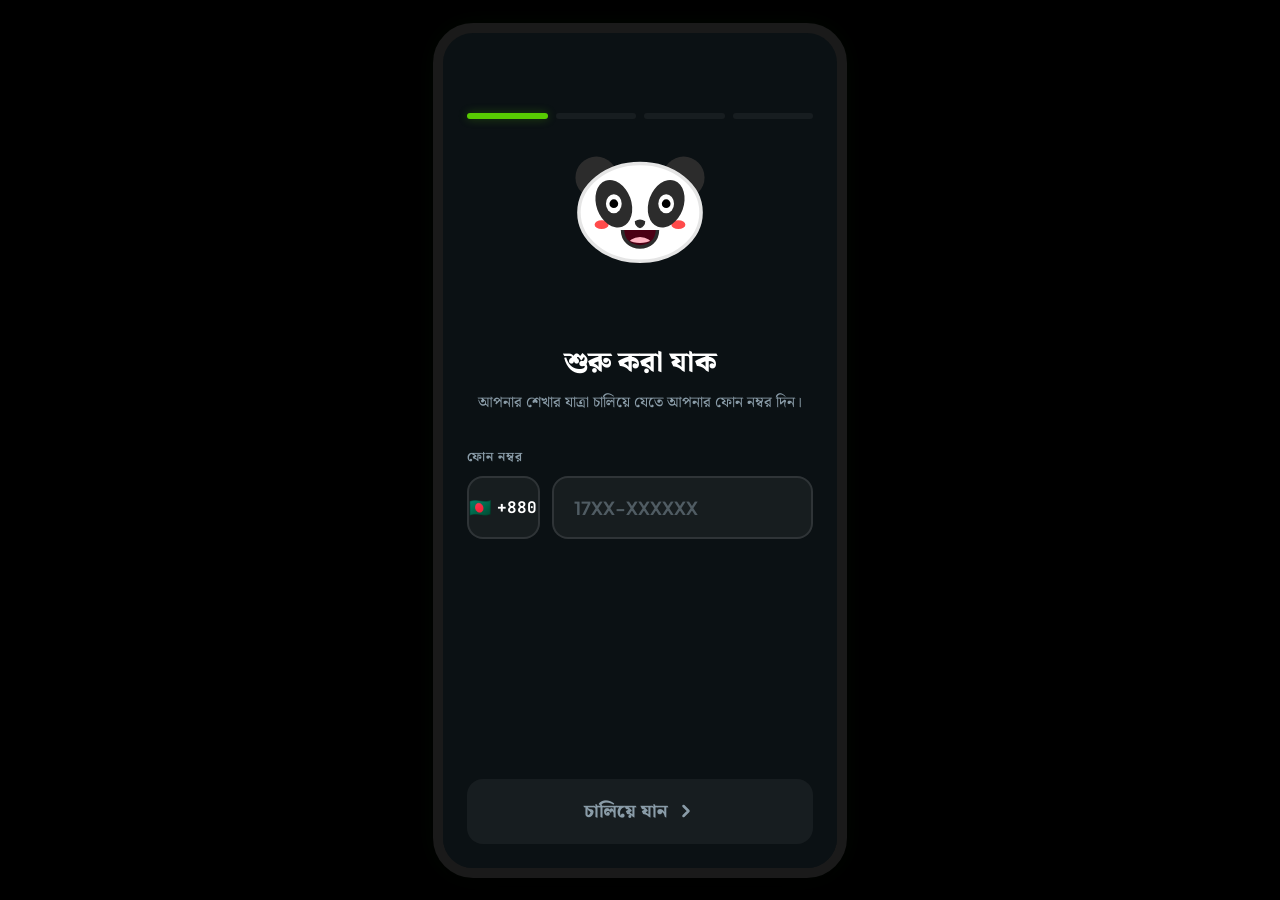
<file: test/panda_details.html>
<!DOCTYPE html>
<html lang="en">

<head>
    <meta charset="UTF-8">
    <meta name="viewport" content="width=device-width, initial-scale=1.0, maximum-scale=1.0, user-scalable=no">
    <title>Delulu - Onboarding</title>
    <link rel="stylesheet" href="panda.css">
    <script src="panda.js"></script>
    <style>
        @import url('https://fonts.googleapis.com/css2?family=JetBrains+Mono:wght@700;800;900&family=Plus+Jakarta+Sans:wght@400;500;600;700;800;900&family=Noto+Serif+Bengali:wght@600;700;800&display=swap');

        :root {
            --primary: #58CC02;
            --primary-dim: rgba(88, 204, 2, 0.15);
            --primary-glow: rgba(88, 204, 2, 0.3);
            --primary-shadow: #46A302;
            --bg: #0B1114;
            --surface: rgba(255, 255, 255, 0.05);
            --surface-border: rgba(255, 255, 255, 0.1);
            --ink: #FFFFFF;
            --muted: #8A9CA8;
            --warning: #FFC800;
            --wrong: #FF4B4B;
        }

        * {
            box-sizing: border-box;
            -webkit-tap-highlight-color: transparent;
        }

        body {
            margin: 0;
            padding: 0;
            background-color: #000;
            display: flex;
            justify-content: center;
            align-items: center;
            min-height: 100vh;
            font-family: 'Plus Jakarta Sans', sans-serif;
        }

        .bengali-font {
            font-family: 'Noto Serif Bengali', serif;
        }

        .mobile-frame {
            width: 100%;
            max-width: 414px;
            height: 896px;
            max-height: 95vh;
            background-color: var(--bg);
            color: var(--ink);
            position: relative;
            border-radius: 40px;
            border: 10px solid #1a1a1a;
            box-shadow: 0 25px 50px -12px rgba(0, 0, 0, 0.9), 0 0 30px rgba(88, 204, 2, 0.05);
            display: flex;
            flex-direction: column;
            overflow: hidden;
        }

        /* Top Navigation (Back button) */
        .top-nav {
            display: flex;
            align-items: center;
            padding: 24px 24px 0;
            min-height: 60px;
            z-index: 10;
        }

        .back-btn {
            background: var(--surface);
            border: 1px solid var(--surface-border);
            color: var(--ink);
            width: 40px;
            height: 40px;
            border-radius: 12px;
            display: flex;
            justify-content: center;
            align-items: center;
            cursor: pointer;
            transition: 0.2s;
            opacity: 0;
            pointer-events: none;
        }

        .back-btn.visible {
            opacity: 1;
            pointer-events: auto;
        }

        .back-btn:active {
            transform: scale(0.95);
            background: rgba(255, 255, 255, 0.1);
        }

        /* Progress Bar */
        .progress-container {
            padding: 16px 24px;
            display: flex;
            gap: 8px;
        }

        .progress-dot {
            flex: 1;
            height: 6px;
            background: var(--surface);
            border-radius: 4px;
            transition: 0.4s cubic-bezier(0.4, 0, 0.2, 1);
        }

        .progress-dot.active {
            background: var(--primary);
            box-shadow: 0 0 10px var(--primary-glow);
        }

        /* Steps Container */
        .steps-container {
            flex: 1;
            position: relative;
            overflow: hidden;
        }

        .step {
            position: absolute;
            top: 0;
            left: 0;
            width: 100%;
            height: 100%;
            padding: 20px 24px 120px;
            display: flex;
            flex-direction: column;
            justify-content: center;
            text-align: center;
            opacity: 0;
            transform: translateX(100%);
            pointer-events: none;
            transition: 0.5s cubic-bezier(0.4, 0, 0.2, 1);
            overflow-y: auto;
        }

        .step.active {
            opacity: 1;
            transform: translateX(0);
            pointer-events: auto;
            transition-delay: 0.1s;
        }

        .step.prev {
            transform: translateX(-100%);
            opacity: 0;
        }

        /* Typography */
        .step-title {
            font-size: 28px;
            font-weight: 900;
            margin: 0 0 12px;
            line-height: 1.2;
        }

        .step-subtitle {
            font-size: 15px;
            color: var(--muted);
            margin: 0 0 32px;
            line-height: 1.5;
            font-weight: 500;
        }

        /* Input Fields */
        .input-group {
            margin-bottom: 24px;
            text-align: left;
        }

        .input-label {
            display: block;
            font-size: 13px;
            font-weight: 700;
            color: var(--muted);
            margin-bottom: 8px;
            text-transform: uppercase;
            letter-spacing: 1px;
        }

        .custom-input {
            width: 100%;
            background: var(--surface);
            border: 2px solid var(--surface-border);
            color: var(--ink);
            padding: 18px 20px;
            border-radius: 16px;
            font-size: 18px;
            font-weight: 700;
            font-family: inherit;
            outline: none;
            transition: 0.3s;
        }

        .custom-input:focus {
            border-color: var(--primary);
            box-shadow: 0 0 0 4px var(--primary-dim);
            background: rgba(255, 255, 255, 0.08);
        }

        .custom-input::placeholder {
            color: rgba(138, 156, 168, 0.5);
        }

        /* Phone Input Layout */
        .phone-input-layout {
            display: flex;
            gap: 12px;
        }

        .country-code {
            width: 100px;
            background: var(--surface);
            border: 2px solid var(--surface-border);
            color: var(--ink);
            border-radius: 16px;
            display: flex;
            justify-content: center;
            align-items: center;
            font-size: 16px;
            font-weight: 700;
            font-family: 'JetBrains Mono', monospace;
        }

        /* OTP Inputs */
        .otp-container {
            display: flex;
            gap: 12px;
            justify-content: center;
            margin-bottom: 32px;
        }

        .otp-input {
            width: 60px;
            height: 70px;
            background: var(--surface);
            border: 2px solid var(--surface-border);
            border-radius: 16px;
            text-align: center;
            font-size: 28px;
            font-weight: 900;
            font-family: 'JetBrains Mono', monospace;
            color: var(--ink);
            outline: none;
            transition: 0.3s;
        }

        .otp-input:focus {
            border-color: var(--primary);
            box-shadow: 0 0 0 4px var(--primary-dim);
            background: rgba(255, 255, 255, 0.08);
        }

        /* Pill Tabs */
        .pills-grid {
            display: grid;
            grid-template-columns: 1fr 1fr;
            gap: 12px;
            margin-bottom: 24px;
        }

        .pill {
            background: var(--surface);
            border: 2px solid var(--surface-border);
            padding: 16px;
            border-radius: 16px;
            color: var(--ink);
            font-size: 16px;
            font-weight: 700;
            text-align: center;
            cursor: pointer;
            transition: 0.2s;
            user-select: none;
        }

        .pill:active {
            transform: scale(0.96);
        }

        .pill.selected {
            background: var(--primary-dim);
            border-color: var(--primary);
            color: var(--primary);
            box-shadow: 0 4px 15px var(--primary-glow);
        }

        /* Action Area */
        .action-area {
            padding: 24px;
            margin-top: auto;
            z-index: 10;
            background: linear-gradient(to top, var(--bg) 80%, transparent);
        }

        .btn-primary {
            width: 100%;
            padding: 18px;
            border-radius: 16px;
            background: var(--primary);
            color: #000;
            border: none;
            border-bottom: 4px solid var(--primary-shadow);
            font-size: 18px;
            font-weight: 900;
            cursor: pointer;
            transition: 0.2s;
            font-family: 'Plus Jakarta Sans', sans-serif;
            display: flex;
            justify-content: center;
            align-items: center;
            gap: 8px;
        }

        .btn-primary:active {
            border-bottom-width: 0px;
            transform: translateY(4px);
            margin-bottom: 4px;
            /* Maintain layout space */
        }

        .btn-primary:disabled {
            background: var(--surface);
            border-color: var(--surface-border);
            color: var(--muted);
            cursor: not-allowed;
            border-bottom-width: 0;
            transform: none;
            margin-bottom: 0;
        }

        .resend-text {
            text-align: center;
            font-size: 14px;
            color: var(--muted);
            margin-top: 24px;
        }

        .resend-link {
            color: var(--primary);
            font-weight: 700;
            text-decoration: none;
            margin-left: 4px;
        }

        /* Icon within button */
        .btn-icon {
            transition: transform 0.3s;
        }

        .btn-primary:not(:disabled):hover .btn-icon {
            transform: translateX(4px);
        }

        /* Panda Header */
        .panda-header {
            width: 120px;
            height: 120px;
            margin: 0 auto;
            position: relative;
            z-index: 5;
        }

        #onboarding-panda {
            width: 100%;
            height: 100%;
        }
    </style>
</head>

<body>

    <div class="mobile-frame">

        <!-- Top Nav -->
        <div class="top-nav">
            <button class="back-btn" id="backBtn" onclick="prevStep()">
                <svg width="24" height="24" viewBox="0 0 24 24" fill="none" stroke="currentColor" stroke-width="2.5"
                    stroke-linecap="round" stroke-linejoin="round">
                    <polyline points="15 18 9 12 15 6"></polyline>
                </svg>
            </button>
        </div>

        <!-- Progress -->
        <div class="progress-container" id="progressDots">
            <div class="progress-dot active"></div>
            <div class="progress-dot"></div>
            <div class="progress-dot"></div>
            <div class="progress-dot"></div>
        </div>

        <!-- Panda Header -->
        <div class="panda-header">
            <div id="onboarding-panda"></div>
        </div>

        <!-- Steps -->
        <div class="steps-container">

            <!-- Step 1: Phone -->
            <div class="step active" id="step1">
                <h1 class="step-title bengali-font">শুরু করা যাক</h1>
                <p class="step-subtitle bengali-font">আপনার শেখার যাত্রা চালিয়ে যেতে আপনার ফোন নম্বর দিন।</p>

                <div class="input-group">
                    <label class="input-label bengali-font">ফোন নম্বর</label>
                    <div class="phone-input-layout">
                        <div class="country-code">
                            <span style="font-size: 18px; margin-right: 6px;">🇧🇩</span>+880
                        </div>
                        <input type="tel" class="custom-input" id="phoneInput" placeholder="17XX-XXXXXX" maxlength="11"
                            oninput="validatePhone()">
                    </div>
                </div>
            </div>

            <!-- Step 2: OTP -->
            <div class="step" id="step2">
                <h1 class="step-title bengali-font">ফোন ভেরিফাই করুন</h1>
                <p class="step-subtitle bengali-font">আমরা একটি ৪-ডিজিটের কোড পাঠিয়েছি <span id="displayPhone"
                        style="color: var(--ink); font-weight: 700;">+880</span> নম্বরে।</p>

                <div class="otp-container" id="otpContainer">
                    <input type="tel" class="otp-input" maxlength="1" oninput="handleOtpInput(this, 1)"
                        onkeydown="handleOtpDelete(event, this, 1)">
                    <input type="tel" class="otp-input" maxlength="1" oninput="handleOtpInput(this, 2)"
                        onkeydown="handleOtpDelete(event, this, 2)">
                    <input type="tel" class="otp-input" maxlength="1" oninput="handleOtpInput(this, 3)"
                        onkeydown="handleOtpDelete(event, this, 3)">
                    <input type="tel" class="otp-input" maxlength="1" oninput="handleOtpInput(this, 4)"
                        onkeydown="handleOtpDelete(event, this, 4)">
                </div>

                <div class="resend-text bengali-font">
                    কোড পাননি? <a href="#" class="resend-link bengali-font">পুনরায় পাঠান</a>
                </div>
            </div>

            <!-- Step 3: Name -->
            <div class="step" id="step3">
                <h1 class="step-title bengali-font">আপনার নাম কি?</h1>
                <p class="step-subtitle bengali-font">আপনার ডিলুলু অভিজ্ঞতা ব্যক্তিগতকৃত করি।</p>

                <div class="input-group">
                    <label class="input-label bengali-font">পুরো নাম</label>
                    <input type="text" class="custom-input bengali-font" id="nameInput" placeholder="আপনার নাম লিখুন"
                        oninput="validateName()">
                </div>
            </div>

            <!-- Step 4: Class -->
            <div class="step" id="step4">
                <h1 class="step-title bengali-font">আপনার ক্লাস নির্বাচন করুন</h1>
                <p class="step-subtitle bengali-font">আমরা সে অনুযায়ী আপনার পড়ার উপকরণ সাজাবো।</p>

                <div class="pills-grid">
                    <div class="pill bengali-font" onclick="selectClass(this)">SSC</div>
                    <div class="pill bengali-font" onclick="selectClass(this)">HSC</div>
                    <div class="pill bengali-font" onclick="selectClass(this)">Admission</div>
                    <div class="pill bengali-font" onclick="selectClass(this)">BCS</div>
                    <div class="pill bengali-font" onclick="selectClass(this)">Bank Job</div>
                    <div class="pill bengali-font" onclick="selectClass(this)">অন্যান্য</div>
                </div>
            </div>

        </div>

        <!-- Action Area -->
        <div class="action-area">
            <button class="btn-primary" id="continueBtn" onclick="nextStep()" disabled>
                <span class="bengali-font">চালিয়ে যান</span>
                <svg class="btn-icon" width="20" height="20" viewBox="0 0 24 24" fill="none" stroke="currentColor"
                    stroke-width="3" stroke-linecap="round" stroke-linejoin="round">
                    <polyline points="9 18 15 12 9 6"></polyline>
                </svg>
            </button>
        </div>

    </div>

    <script>
        // Mount Native Panda Mascot
        let panda = null;
        if (typeof ReactivePanda !== 'undefined') {
            panda = ReactivePanda.mount('#onboarding-panda');
            if (panda) panda.react('happy');
        }

        let currentStep = 1;
        const totalSteps = 4;

        // Step validation functions
        function validatePhone() {
            const val = document.getElementById('phoneInput').value;
            const btn = document.getElementById('continueBtn');
            if (val.length >= 10) {
                btn.disabled = false;
            } else {
                btn.disabled = true;
            }
        }

        function handleOtpInput(input, index) {
            input.value = input.value.replace(/[^0-9]/g, ''); // Ensure only numbers

            if (input.value && index < 4) {
                // Move to next input
                const next = input.nextElementSibling;
                if (next) next.focus();
            }
            checkOtpComplete();
        }

        function handleOtpDelete(e, input, index) {
            if (e.key === 'Backspace' && !input.value && index > 1) {
                const prev = input.previousElementSibling;
                if (prev) {
                    prev.focus();
                    prev.value = '';
                }
            }
            setTimeout(checkOtpComplete, 10);
        }

        function checkOtpComplete() {
            const inputs = document.querySelectorAll('.otp-input');
            let complete = true;
            inputs.forEach(input => {
                if (!input.value) complete = false;
            });
            document.getElementById('continueBtn').disabled = !complete;
        }

        function validateName() {
            const val = document.getElementById('nameInput').value.trim();
            document.getElementById('continueBtn').disabled = val.length < 2;
        }

        function selectClass(element) {
            const pills = document.querySelectorAll('.pill');
            pills.forEach(p => p.classList.remove('selected'));
            element.classList.add('selected');

            const btn = document.getElementById('continueBtn');
            btn.disabled = false;

            // Update button text on last step
            btn.innerHTML = `<span class="bengali-font">শুরু করি!</span> <svg class="btn-icon" width="20" height="20" viewBox="0 0 24 24" fill="none" stroke="currentColor" stroke-width="3" stroke-linecap="round" stroke-linejoin="round"><path d="M5 12h14"></path><path d="m12 5 7 7-7 7"></path></svg>`;
        }

        // Navigation logic
        function updateUI() {
            // Update steps
            for (let i = 1; i <= totalSteps; i++) {
                const stepEl = document.getElementById('step' + i);
                if (i < currentStep) {
                    stepEl.className = 'step prev';
                } else if (i === currentStep) {
                    stepEl.className = 'step active';
                } else {
                    stepEl.className = 'step';
                }
            }

            // Update progress dots
            const dots = document.querySelectorAll('.progress-dot');
            dots.forEach((dot, index) => {
                if (index < currentStep) {
                    dot.classList.add('active');
                } else {
                    dot.classList.remove('active');
                }
            });

            // Update Back Button
            const backBtn = document.getElementById('backBtn');
            if (currentStep > 1) {
                backBtn.classList.add('visible');
            } else {
                backBtn.classList.remove('visible');
            }

            // Reset Continue button state based on current step
            const btn = document.getElementById('continueBtn');
            btn.innerHTML = `<span class="bengali-font">চালিয়ে যান</span> <svg class="btn-icon" width="20" height="20" viewBox="0 0 24 24" fill="none" stroke="currentColor" stroke-width="3" stroke-linecap="round" stroke-linejoin="round"><polyline points="9 18 15 12 9 6"></polyline></svg>`;

            if (panda) {
                if (currentStep === 1) panda.react('happy');
                else if (currentStep === 2) panda.react('thinking');
                else if (currentStep === 3) panda.react('happy');
                else if (currentStep === 4) panda.react('thinking');
            }

            if (currentStep === 1) validatePhone();
            else if (currentStep === 2) {
                // Update phone number display
                const phone = document.getElementById('phoneInput').value;
                document.getElementById('displayPhone').innerText = '+880 ' + phone;
                checkOtpComplete();
                // Focus first OTP input slightly delayed
                setTimeout(() => {
                    document.querySelector('.otp-input').focus();
                }, 500);
            }
            else if (currentStep === 3) {
                validateName();
                setTimeout(() => {
                    document.getElementById('nameInput').focus();
                }, 500);
            }
            else if (currentStep === 4) {
                const selected = document.querySelector('.pill.selected');
                if (selected) {
                    btn.disabled = false;
                    btn.innerHTML = `<span class="bengali-font">শুরু করি!</span> <svg class="btn-icon" width="20" height="20" viewBox="0 0 24 24" fill="none" stroke="currentColor" stroke-width="3" stroke-linecap="round" stroke-linejoin="round"><path d="M5 12h14"></path><path d="m12 5 7 7-7 7"></path></svg>`;
                } else {
                    btn.disabled = true;
                }
            }
        }

        function nextStep() {
            if (currentStep < totalSteps) {
                currentStep++;
                updateUI();
            } else {
                // Complete onboarding
                const btn = document.getElementById('continueBtn');
                btn.innerHTML = '<div style="width: 24px; height: 24px; border: 3px solid rgba(0,0,0,0.3); border-radius: 50%; border-top-color: #000; animation: spin 1s ease-in-out infinite;"></div>';

                // Simulate API call and redirect
                setTimeout(() => {
                    window.location.href = 'dashboard.html';
                }, 1500);
            }
        }

        function prevStep() {
            if (currentStep > 1) {
                currentStep--;
                updateUI();
            }
        }

        // Add spinner animation to head
        const style = document.createElement('style');
        style.innerHTML = `
      @keyframes spin {
        to { transform: rotate(360deg); }
      }
    `;
        document.head.appendChild(style);

        // Initial check
        validatePhone();
    </script>
</body>

</html>
</file>
<file: test/panda.css>
/* panda.css */
.rp-container {
  display: inline-block;
  width: 100%;
  height: 100%;
  transition: transform 0.4s cubic-bezier(0.175, 0.885, 0.32, 1.275);
  position: relative;
}

/* Make the panda pop out significantly during interactions */
.rp-container.state-happy, .rp-container.state-angry {
  transform: scale(1.6);
  z-index: 100;
}

.rp-svg {
  width: 100%;
  height: 100%;
  overflow: visible;
}

/* Visibility Defaults */
.rp-question, .rp-heart, .rp-sparkle, .rp-steam, .rp-tear, .rp-eye-closed { opacity: 0; }
.rp-mouth-angry, .rp-mouth-happy { opacity: 0; }
.rp-brow { opacity: 0; }

/* === IDLE STATE === */
.state-idle .rp-body {
  transform-origin: 50% 90px;
  animation: rp-sway 4s ease-in-out infinite;
}
.state-idle .rp-eye-white, .state-idle .rp-pupil { animation: rp-blink 4s infinite; }
.state-idle .rp-eye-closed { animation: rp-blink-closed 4s infinite; }

@keyframes rp-sway {
  0%, 100% { transform: rotate(-2deg); }
  50% { transform: rotate(2deg); }
}
@keyframes rp-blink {
  0%, 46%, 50%, 100% { opacity: 1; }
  47%, 49% { opacity: 0; }
}
@keyframes rp-blink-closed {
  0%, 46%, 50%, 100% { opacity: 0; }
  47%, 49% { opacity: 1; }
}

/* === THINKING STATE === */
.state-thinking .rp-body {
  transform-origin: 50% 90px;
  animation: rp-tilt 3s ease-in-out infinite;
}
.state-thinking .rp-pupil { animation: rp-dart 4s steps(1) infinite; }
.state-thinking .rp-question { animation: rp-float-question 2s ease-in-out infinite; }

@keyframes rp-tilt {
  0%, 100% { transform: rotate(0deg); }
  50% { transform: rotate(5deg); }
}
@keyframes rp-dart {
  0% { transform: translate(0, 0); }
  25% { transform: translate(-2px, -2px); }
  50% { transform: translate(2px, -2px); }
  75% { transform: translate(0, 2px); }
  100% { transform: translate(0, 0); }
}
@keyframes rp-float-question {
  0%, 100% { opacity: 0.8; transform: translateY(0); }
  50% { opacity: 1; transform: translateY(-5px); }
}

/* === HAPPY STATE === */
.state-happy .rp-mouth-idle { opacity: 0; }
.state-happy .rp-mouth-happy { opacity: 1; }
.state-happy .rp-body {
  transform-origin: 50% 90px;
  animation: rp-squash-jump 0.8s cubic-bezier(0.175, 0.885, 0.32, 1.275);
}
.state-happy .rp-ear-left { animation: rp-wiggle-l 0.5s ease-in-out infinite; transform-origin: 25px 45px; }
.state-happy .rp-ear-right { animation: rp-wiggle-r 0.5s ease-in-out infinite; transform-origin: 75px 45px; }
.state-happy .rp-heart-1 { animation: rp-float-up 1s ease-out forwards; }
.state-happy .rp-heart-2 { animation: rp-float-up 1s ease-out 0.2s forwards; }
.state-happy .rp-sparkle-1 { animation: rp-pop 0.5s ease-out forwards; }
.state-happy .rp-sparkle-2 { animation: rp-pop 0.5s ease-out 0.1s forwards; }
.state-happy .rp-sparkle-3 { animation: rp-pop 0.5s ease-out 0.2s forwards; }
.state-happy .rp-sparkle-4 { animation: rp-pop 0.5s ease-out 0.3s forwards; }
.state-happy .rp-blush { fill: #FF4B4B; opacity: 1; }

@keyframes rp-squash-jump {
  0% { transform: scale(1, 1) translateY(0); }
  15% { transform: scale(1.3, 0.7) translateY(10px); }
  40% { transform: scale(0.8, 1.3) translateY(-25px); }
  60% { transform: scale(1.1, 0.9) translateY(5px); }
  80% { transform: scale(0.95, 1.05) translateY(-2px); }
  100% { transform: scale(1, 1) translateY(0); }
}
@keyframes rp-wiggle-l { 0%, 100% { transform: rotate(0deg); } 50% { transform: rotate(-15deg); } }
@keyframes rp-wiggle-r { 0%, 100% { transform: rotate(0deg); } 50% { transform: rotate(15deg); } }
@keyframes rp-float-up {
  0% { opacity: 0; transform: translateY(10px) scale(0.5); }
  20% { opacity: 1; transform: translateY(0) scale(1.5); }
  80% { opacity: 1; transform: translateY(-40px) scale(1.2); }
  100% { opacity: 0; transform: translateY(-50px) scale(0.8); }
}
@keyframes rp-pop {
  0% { opacity: 0; transform: scale(0) rotate(0deg); }
  50% { opacity: 1; transform: scale(2) rotate(45deg); }
  100% { opacity: 0; transform: scale(0) rotate(120deg); }
}

/* === ANGRY STATE === */
.state-angry .rp-mouth-idle { opacity: 0; }
.state-angry .rp-mouth-angry { opacity: 1; }
.state-angry .rp-brow { opacity: 1; }
.state-angry .rp-body {
  transform-origin: 50% 90px;
  animation: rp-shake 0.8s cubic-bezier(.36,.07,.19,.97) both;
}
.state-angry .rp-flush { animation: rp-fade-in 0.3s forwards; }
.state-angry .rp-eye-white { fill: #FFD9D9; }
.state-angry .rp-pupil { r: 1.5; }
.state-angry .rp-steam-left { animation: rp-steam-l 1s ease-out forwards; }
.state-angry .rp-steam-right { animation: rp-steam-r 1s ease-out forwards; }
.state-angry .rp-tear { animation: rp-drop 1s ease-in forwards; }

@keyframes rp-shake {
  0%, 100% { transform: translate3d(0, 0, 0) rotate(0deg); }
  10%, 30%, 50%, 70%, 90% { transform: translate3d(-6px, 0, 0) rotate(-6deg); }
  20%, 40%, 60%, 80% { transform: translate3d(6px, 0, 0) rotate(6deg); }
}
@keyframes rp-fade-in { to { opacity: 1; } }
@keyframes rp-steam-l {
  0% { opacity: 0; transform: translate(10px, 10px) scale(0.5); }
  20% { opacity: 1; transform: translate(-5px, -5px) scale(1.5); }
  100% { opacity: 0; transform: translate(-25px, -20px) scale(3); }
}
@keyframes rp-steam-r {
  0% { opacity: 0; transform: translate(-10px, 10px) scale(0.5); }
  20% { opacity: 1; transform: translate(5px, -5px) scale(1.5); }
  100% { opacity: 0; transform: translate(25px, -20px) scale(3); }
}
@keyframes rp-drop {
  0%, 20% { opacity: 0; transform: translateY(0); }
  80% { opacity: 1; transform: translateY(25px); }
  100% { opacity: 0; transform: translateY(30px); }
}

@media (prefers-reduced-motion: reduce) {
  .rp-body, .rp-ear, .rp-pupil, .rp-eye-white, .rp-eye-closed, .rp-heart, .rp-sparkle, .rp-steam, .rp-tear, .rp-question, .rp-flush {
    animation: none !important;
  }
}
</file>
